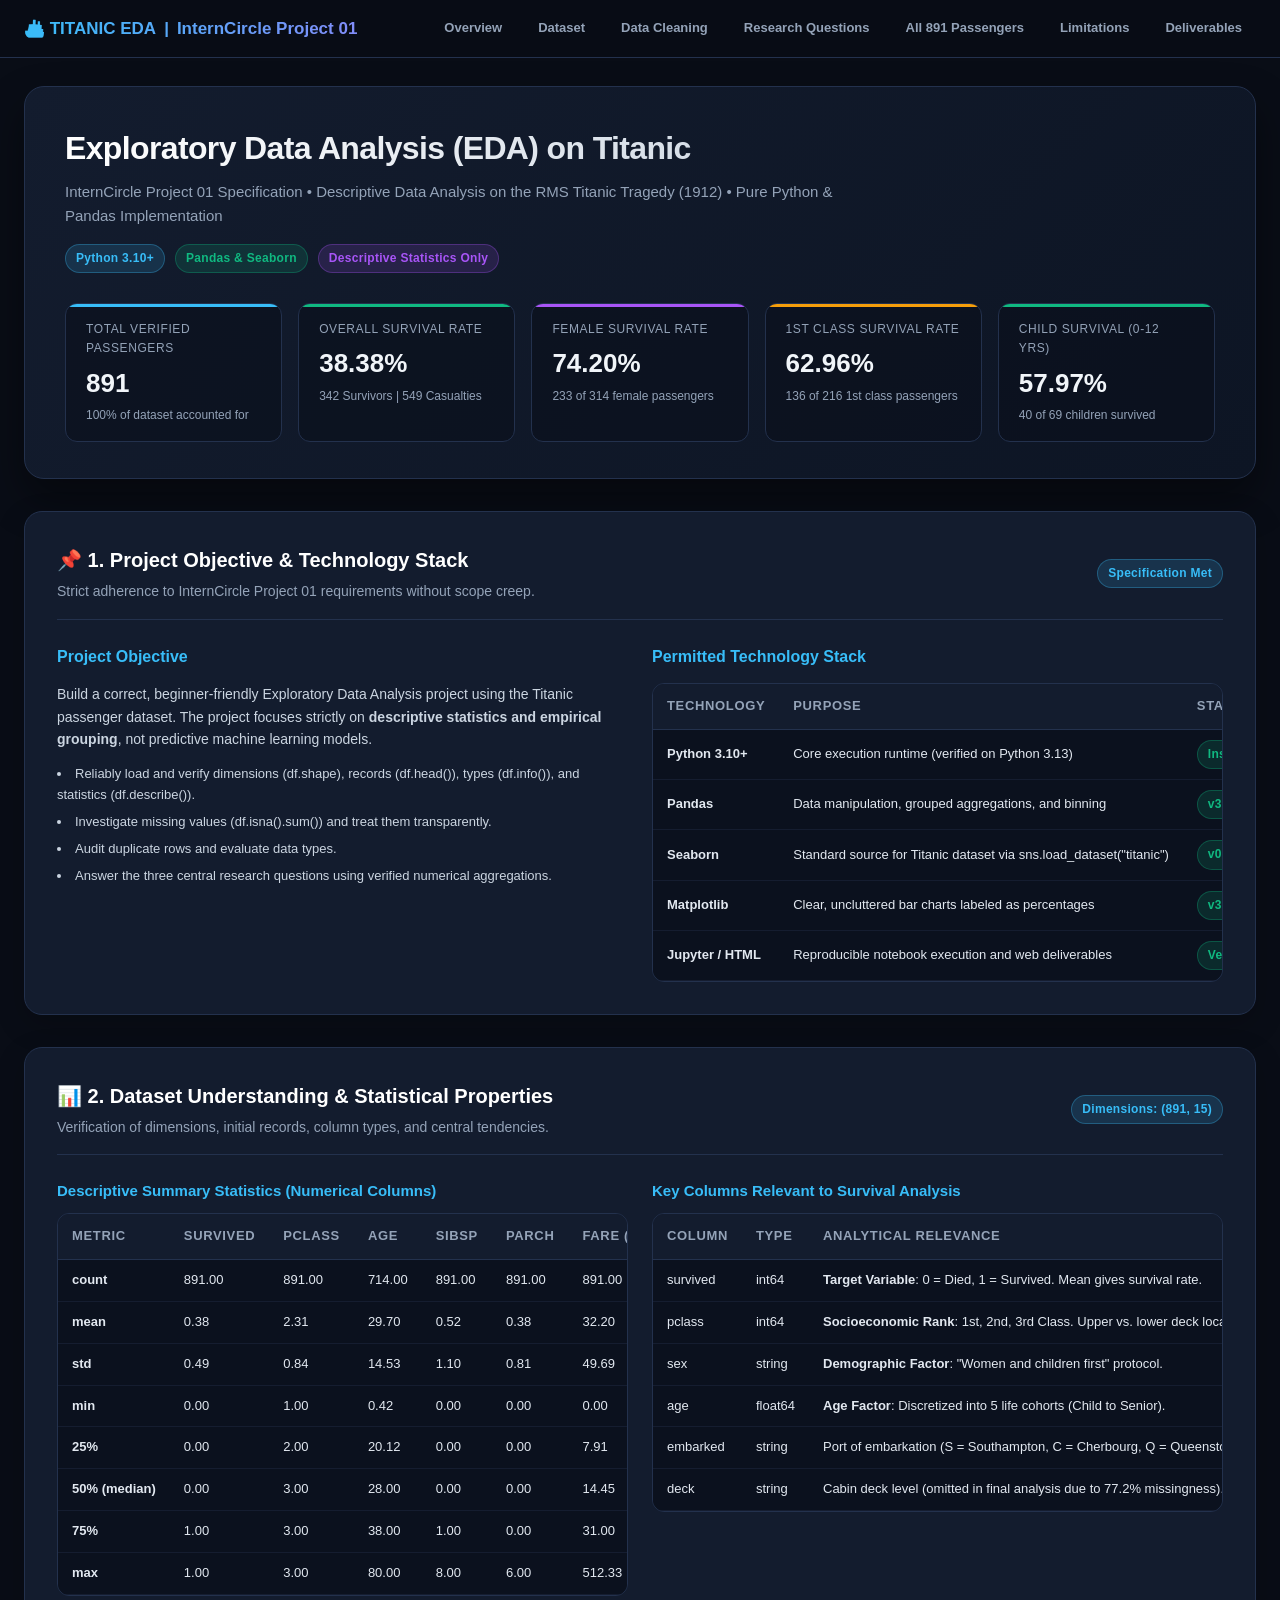
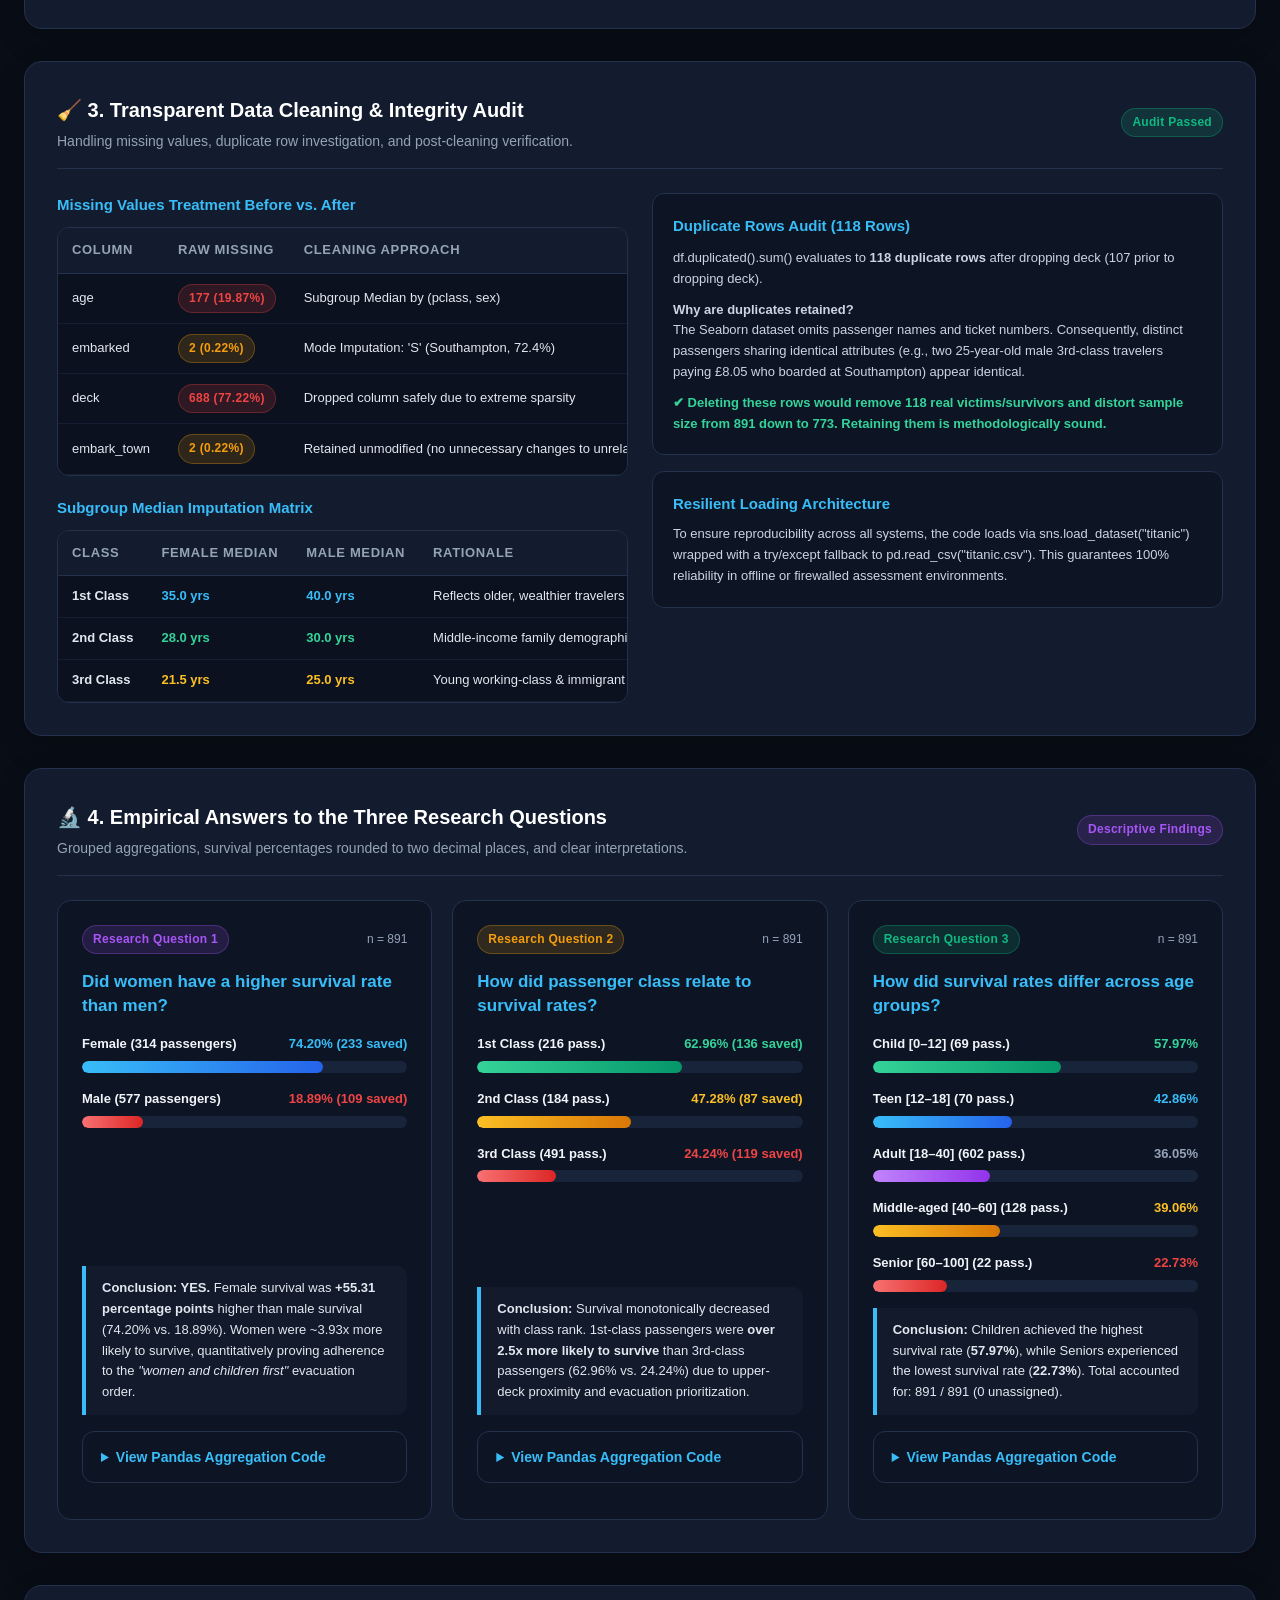
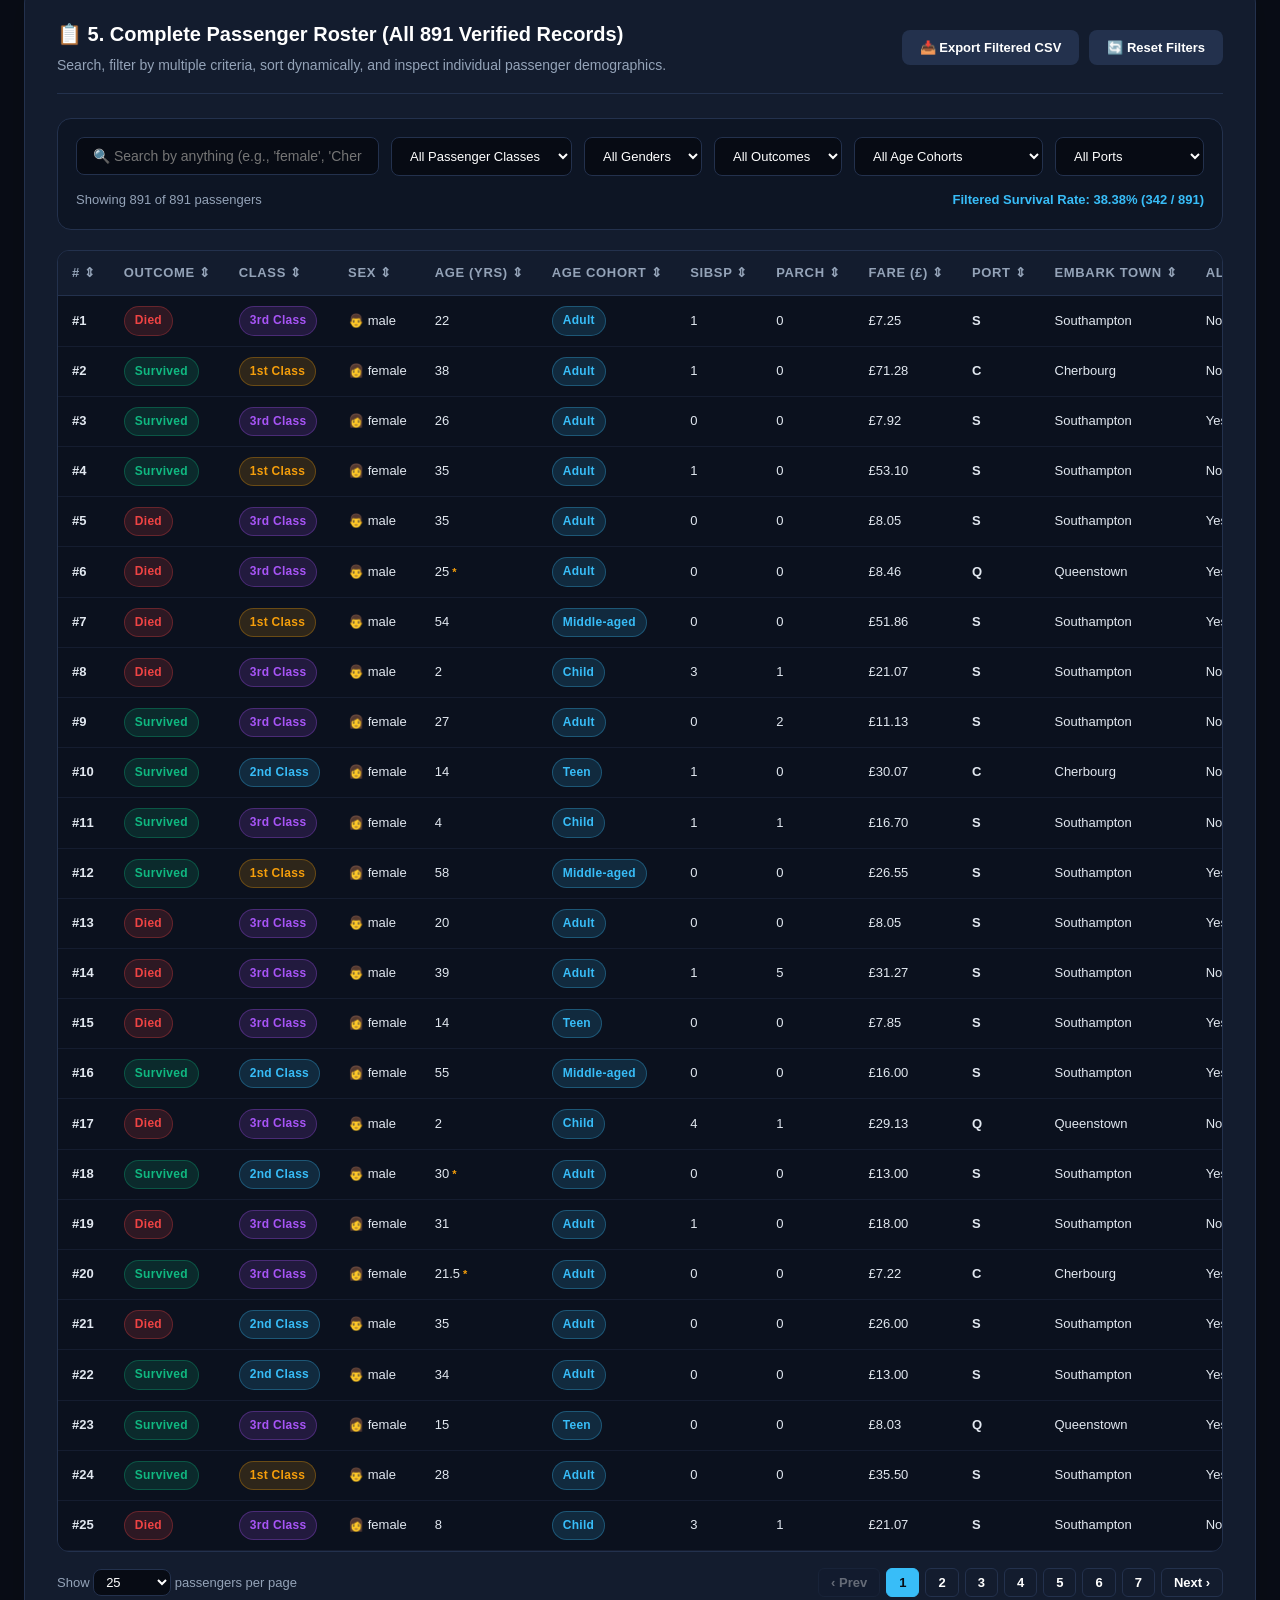
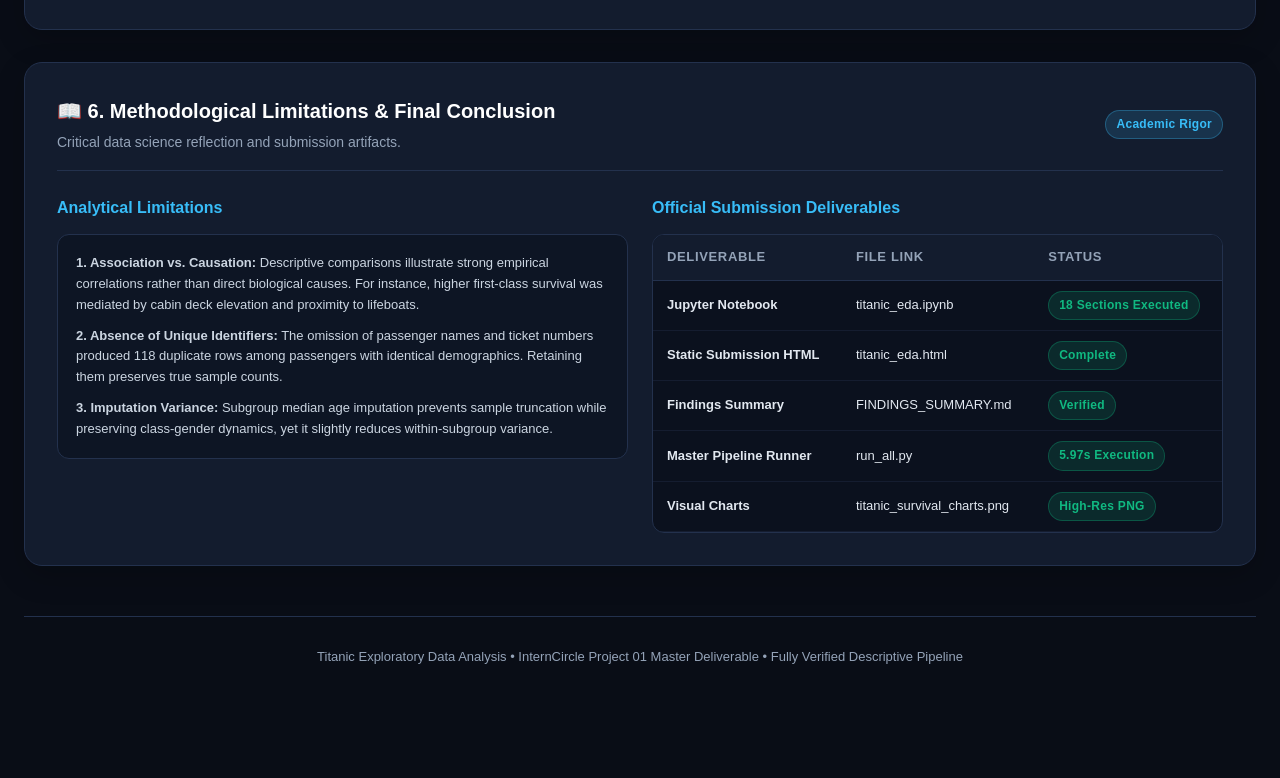
<file: Game/index.html>
<!DOCTYPE html>
<html lang="en">
<head>
  <meta charset="UTF-8">
  <meta name="viewport" content="width=device-width, initial-scale=1.0">
  <title>InternCircle Project 01: Titanic Exploratory Data Analysis (EDA)</title>
  <style>
    :root {
      --bg: #090d16;
      --card-bg: #131c2e;
      --card-border: #23314d;
      --text-main: #f1f5f9;
      --text-muted: #94a3b8;
      --accent-blue: #38bdf8;
      --accent-indigo: #818cf8;
      --accent-glow: rgba(56, 189, 248, 0.15);
      --success: #10b981;
      --danger: #ef4444;
      --warning: #f59e0b;
      --purple: #a855f7;
    }
    * {
      box-sizing: border-box;
      margin: 0;
      padding: 0;
      font-family: -apple-system, BlinkMacSystemFont, "Segoe UI", Roboto, "Helvetica Neue", Arial, sans-serif;
    }
    body {
      background-color: var(--bg);
      color: var(--text-main);
      line-height: 1.6;
      padding-bottom: 80px;
    }
    .container {
      max-width: 1400px;
      margin: 0 auto;
      padding: 0 24px;
    }

    /* Sticky Navigation */
    .sticky-nav {
      position: sticky;
      top: 0;
      z-index: 100;
      background: rgba(9, 13, 22, 0.88);
      backdrop-filter: blur(14px);
      border-bottom: 1px solid var(--card-border);
      padding: 12px 0;
      margin-bottom: 28px;
    }
    .nav-inner {
      display: flex;
      justify-content: space-between;
      align-items: center;
      gap: 16px;
      flex-wrap: wrap;
    }
    .nav-brand {
      font-size: 17px;
      font-weight: 800;
      background: linear-gradient(90deg, #38bdf8, #818cf8);
      -webkit-background-clip: text;
      -webkit-text-fill-color: transparent;
      text-decoration: none;
      display: flex;
      align-items: center;
      gap: 8px;
    }
    .nav-links {
      display: flex;
      gap: 8px;
      flex-wrap: wrap;
    }
    .nav-link {
      color: var(--text-muted);
      text-decoration: none;
      font-size: 13px;
      font-weight: 600;
      padding: 6px 14px;
      border-radius: 8px;
      transition: all 0.2s;
    }
    .nav-link:hover {
      color: var(--text-main);
      background: rgba(255, 255, 255, 0.06);
    }

    /* Badges */
    .badge {
      display: inline-flex;
      align-items: center;
      gap: 4px;
      padding: 4px 10px;
      border-radius: 9999px;
      font-size: 12px;
      font-weight: 600;
      letter-spacing: 0.025em;
    }
    .badge-blue { background: rgba(56, 189, 248, 0.15); color: #38bdf8; border: 1px solid rgba(56, 189, 248, 0.3); }
    .badge-green { background: rgba(16, 185, 129, 0.15); color: #10b981; border: 1px solid rgba(16, 185, 129, 0.3); }
    .badge-red { background: rgba(239, 68, 68, 0.15); color: #ef4444; border: 1px solid rgba(239, 68, 68, 0.3); }
    .badge-amber { background: rgba(245, 158, 11, 0.15); color: #f59e0b; border: 1px solid rgba(245, 158, 11, 0.3); }
    .badge-purple { background: rgba(168, 85, 247, 0.15); color: #a855f7; border: 1px solid rgba(168, 85, 247, 0.3); }

    /* Hero Section */
    .hero {
      background: linear-gradient(135deg, #131c2e 0%, #0d1524 100%);
      border: 1px solid var(--card-border);
      border-radius: 20px;
      padding: 36px 40px;
      margin-bottom: 32px;
      box-shadow: 0 20px 40px rgba(0, 0, 0, 0.4);
      display: flex;
      flex-direction: column;
      gap: 20px;
    }
    .hero-top {
      display: flex;
      justify-content: space-between;
      align-items: flex-start;
      flex-wrap: wrap;
      gap: 16px;
    }
    .hero-title h1 {
      font-size: 32px;
      font-weight: 800;
      letter-spacing: -0.02em;
      background: linear-gradient(90deg, #ffffff, #cbd5e1);
      -webkit-background-clip: text;
      -webkit-text-fill-color: transparent;
      margin-bottom: 6px;
    }
    .hero-title p {
      color: var(--text-muted);
      font-size: 15px;
      max-width: 800px;
    }
    .hero-badges {
      display: flex;
      gap: 10px;
      flex-wrap: wrap;
    }
    .hero-stats {
      display: grid;
      grid-template-columns: repeat(auto-fit, minmax(210px, 1fr));
      gap: 16px;
      margin-top: 10px;
    }
    .hero-stat-card {
      background: rgba(10, 16, 28, 0.6);
      border: 1px solid var(--card-border);
      border-radius: 12px;
      padding: 16px 20px;
      position: relative;
      overflow: hidden;
    }
    .hero-stat-card::before {
      content: "";
      position: absolute;
      top: 0;
      left: 0;
      right: 0;
      height: 3px;
      background: var(--accent-blue);
    }
    .hero-stat-card.green::before { background: var(--success); }
    .hero-stat-card.purple::before { background: var(--purple); }
    .hero-stat-card.amber::before { background: var(--warning); }

    .hero-stat-label {
      font-size: 12px;
      text-transform: uppercase;
      letter-spacing: 0.05em;
      color: var(--text-muted);
      margin-bottom: 4px;
    }
    .hero-stat-val {
      font-size: 26px;
      font-weight: 800;
      color: var(--text-main);
    }
    .hero-stat-sub {
      font-size: 12px;
      color: var(--text-muted);
      margin-top: 2px;
    }

    /* Section Panels */
    .section-panel {
      background: var(--card-bg);
      border: 1px solid var(--card-border);
      border-radius: 18px;
      padding: 32px;
      margin-bottom: 32px;
      box-shadow: 0 10px 30px rgba(0, 0, 0, 0.2);
    }
    .section-header {
      display: flex;
      justify-content: space-between;
      align-items: center;
      margin-bottom: 24px;
      border-bottom: 1px solid var(--card-border);
      padding-bottom: 16px;
      flex-wrap: wrap;
      gap: 12px;
    }
    .section-title {
      font-size: 20px;
      font-weight: 800;
      display: flex;
      align-items: center;
      gap: 12px;
      color: #fff;
    }
    .section-desc {
      color: var(--text-muted);
      font-size: 14px;
      margin-top: 4px;
    }

    /* Layout Grids */
    .grid-2 {
      display: grid;
      grid-template-columns: repeat(auto-fit, minmax(460px, 1fr));
      gap: 24px;
    }
    .grid-3 {
      display: grid;
      grid-template-columns: repeat(auto-fit, minmax(340px, 1fr));
      gap: 20px;
    }

    /* Research Question Card */
    .q-card {
      background: #0d1524;
      border: 1px solid var(--card-border);
      border-radius: 14px;
      padding: 24px;
      display: flex;
      flex-direction: column;
      gap: 16px;
    }
    .q-header {
      display: flex;
      justify-content: space-between;
      align-items: center;
    }
    .q-title {
      font-size: 17px;
      font-weight: 700;
      color: #38bdf8;
      line-height: 1.4;
    }
    .stat-row {
      display: flex;
      flex-direction: column;
      gap: 6px;
    }
    .stat-labels {
      display: flex;
      justify-content: space-between;
      font-size: 13px;
      font-weight: 600;
    }
    .stat-track {
      background: #172439;
      height: 12px;
      border-radius: 6px;
      overflow: hidden;
      display: flex;
    }
    .stat-fill {
      height: 100%;
      border-radius: 6px;
      transition: width 1s ease-in-out;
    }
    .fill-blue { background: linear-gradient(90deg, #38bdf8, #2563eb); }
    .fill-green { background: linear-gradient(90deg, #34d399, #059669); }
    .fill-amber { background: linear-gradient(90deg, #fbbf24, #d97706); }
    .fill-red { background: linear-gradient(90deg, #f87171, #dc2626); }
    .fill-purple { background: linear-gradient(90deg, #c084fc, #9333ea); }

    .q-conclusion {
      background: rgba(19, 28, 46, 0.8);
      border-left: 4px solid var(--accent-blue);
      padding: 12px 16px;
      border-radius: 0 10px 10px 0;
      font-size: 13px;
      color: #e2e8f0;
      margin-top: auto;
    }

    /* Table Styles */
    .table-responsive {
      overflow-x: auto;
      border-radius: 12px;
      border: 1px solid var(--card-border);
      background: #0b111e;
    }
    table {
      width: 100%;
      border-collapse: collapse;
      font-size: 13px;
      text-align: left;
    }
    th {
      background: #131c2e;
      color: #94a3b8;
      padding: 12px 14px;
      font-weight: 700;
      text-transform: uppercase;
      letter-spacing: 0.05em;
      border-bottom: 1px solid var(--card-border);
      user-select: none;
      white-space: nowrap;
    }
    th.sortable:hover {
      color: var(--accent-blue);
      cursor: pointer;
    }
    td {
      padding: 10px 14px;
      color: #e2e8f0;
      border-bottom: 1px solid rgba(35, 49, 77, 0.4);
      white-space: nowrap;
    }
    tr:hover td {
      background: rgba(56, 189, 248, 0.03);
    }

    /* Controls & Filter Bar */
    .filter-box {
      background: #0d1524;
      border: 1px solid var(--card-border);
      border-radius: 14px;
      padding: 18px;
      margin-bottom: 20px;
      display: flex;
      flex-direction: column;
      gap: 14px;
    }
    .filter-row {
      display: flex;
      gap: 12px;
      flex-wrap: wrap;
      align-items: center;
    }
    .search-bar {
      flex: 1;
      min-width: 240px;
      background: #070b14;
      border: 1px solid var(--card-border);
      color: #fff;
      padding: 10px 16px;
      border-radius: 8px;
      font-size: 14px;
      outline: none;
    }
    .search-bar:focus {
      border-color: var(--accent-blue);
      box-shadow: 0 0 0 2px var(--accent-glow);
    }
    .select-ctrl {
      background: #070b14;
      border: 1px solid var(--card-border);
      color: #fff;
      padding: 10px 14px;
      border-radius: 8px;
      font-size: 13px;
      outline: none;
      cursor: pointer;
    }
    .select-ctrl:focus {
      border-color: var(--accent-blue);
    }
    .btn {
      background: var(--accent-blue);
      color: #090d16;
      border: none;
      padding: 10px 18px;
      border-radius: 8px;
      font-size: 13px;
      font-weight: 700;
      cursor: pointer;
      display: inline-flex;
      align-items: center;
      gap: 6px;
      transition: all 0.2s;
    }
    .btn:hover {
      background: #7dd3fc;
      transform: translateY(-1px);
    }
    .btn-dark {
      background: #23314d;
      color: #fff;
    }
    .btn-dark:hover {
      background: #334466;
    }

    /* Pagination */
    .pagination-bar {
      display: flex;
      justify-content: space-between;
      align-items: center;
      margin-top: 16px;
      flex-wrap: wrap;
      gap: 12px;
      font-size: 13px;
      color: var(--text-muted);
    }
    .pagination-pages {
      display: flex;
      gap: 6px;
    }
    .p-btn {
      background: #131c2e;
      border: 1px solid var(--card-border);
      color: #fff;
      padding: 6px 12px;
      border-radius: 6px;
      font-size: 13px;
      cursor: pointer;
      font-weight: 600;
    }
    .p-btn:hover:not(:disabled) {
      background: #23314d;
      border-color: var(--accent-blue);
    }
    .p-btn:disabled {
      opacity: 0.35;
      cursor: not-allowed;
    }
    .p-btn.active {
      background: var(--accent-blue);
      color: #090d16;
      border-color: var(--accent-blue);
    }

    /* Code View Box */
    .code-box {
      background: #080c15;
      border: 1px solid #1a253a;
      border-radius: 10px;
      padding: 16px;
      font-family: Consolas, Monaco, "Courier New", monospace;
      font-size: 13px;
      color: #93c5fd;
      overflow-x: auto;
      line-height: 1.5;
      margin-top: 10px;
    }

    /* Accordion Details */
    details {
      background: #0d1524;
      border: 1px solid var(--card-border);
      border-radius: 12px;
      padding: 14px 18px;
      margin-bottom: 12px;
      cursor: pointer;
    }
    details summary {
      font-weight: 700;
      font-size: 14px;
      color: #38bdf8;
      user-select: none;
    }
    details[open] summary {
      margin-bottom: 12px;
      border-bottom: 1px solid var(--card-border);
      padding-bottom: 8px;
    }

    footer {
      margin-top: 50px;
      padding: 30px;
      text-align: center;
      color: var(--text-muted);
      font-size: 13px;
      border-top: 1px solid var(--card-border);
    }
  </style>
</head>
<body>

  <!-- Sticky Navbar -->
  <nav class="sticky-nav">
    <div class="container nav-inner">
      <a href="#" class="nav-brand">
        🚢 TITANIC EDA <span>|</span> InternCircle Project 01
      </a>
      <div class="nav-links">
        <a href="#overview" class="nav-link">Overview</a>
        <a href="#dataset" class="nav-link">Dataset</a>
        <a href="#cleaning" class="nav-link">Data Cleaning</a>
        <a href="#questions" class="nav-link">Research Questions</a>
        <a href="#roster" class="nav-link">All 891 Passengers</a>
        <a href="#limitations" class="nav-link">Limitations</a>
        <a href="#deliverables" class="nav-link">Deliverables</a>
      </div>
    </div>
  </nav>

  <div class="container">

    <!-- Hero Header -->
    <header class="hero" id="overview">
      <div class="hero-top">
        <div class="hero-title">
          <h1>Exploratory Data Analysis (EDA) on Titanic</h1>
          <p>
            InternCircle Project 01 Specification • Descriptive Data Analysis on the RMS Titanic Tragedy (1912) • Pure Python & Pandas Implementation
          </p>
        </div>
        <div class="hero-badges">
          <span class="badge badge-blue">Python 3.10+</span>
          <span class="badge badge-green">Pandas & Seaborn</span>
          <span class="badge badge-purple">Descriptive Statistics Only</span>
        </div>
      </div>

      <!-- Hero KPI Summary Cards -->
      <div class="hero-stats">
        <div class="hero-stat-card">
          <div class="hero-stat-label">Total Verified Passengers</div>
          <div class="hero-stat-val">891</div>
          <div class="hero-stat-sub">100% of dataset accounted for</div>
        </div>
        <div class="hero-stat-card green">
          <div class="hero-stat-label">Overall Survival Rate</div>
          <div class="hero-stat-val">38.38%</div>
          <div class="hero-stat-sub">342 Survivors | 549 Casualties</div>
        </div>
        <div class="hero-stat-card purple">
          <div class="hero-stat-label">Female Survival Rate</div>
          <div class="hero-stat-val">74.20%</div>
          <div class="hero-stat-sub">233 of 314 female passengers</div>
        </div>
        <div class="hero-stat-card amber">
          <div class="hero-stat-label">1st Class Survival Rate</div>
          <div class="hero-stat-val">62.96%</div>
          <div class="hero-stat-sub">136 of 216 1st class passengers</div>
        </div>
        <div class="hero-stat-card green">
          <div class="hero-stat-label">Child Survival (0-12 yrs)</div>
          <div class="hero-stat-val">57.97%</div>
          <div class="hero-stat-sub">40 of 69 children survived</div>
        </div>
      </div>
    </header>

    <!-- ========================================================= -->
    <!-- SECTION 1: PROJECT OBJECTIVE & TECH STACK                 -->
    <!-- ========================================================= -->
    <section class="section-panel">
      <div class="section-header">
        <div>
          <div class="section-title">📌 1. Project Objective & Technology Stack</div>
          <div class="section-desc">Strict adherence to InternCircle Project 01 requirements without scope creep.</div>
        </div>
        <span class="badge badge-blue">Specification Met</span>
      </div>

      <div class="grid-2">
        <div style="display: flex; flex-direction: column; gap: 14px;">
          <h3 style="font-size: 16px; color: #38bdf8;">Project Objective</h3>
          <p style="font-size: 14px; color: #cbd5e1;">
            Build a correct, beginner-friendly Exploratory Data Analysis project using the Titanic passenger dataset. The project focuses strictly on <strong>descriptive statistics and empirical grouping</strong>, not predictive machine learning models.
          </p>
          <ul style="font-size: 13px; color: #cbd5e1; list-style-position: inside; display: flex; flex-direction: column; gap: 6px;">
            <li>Reliably load and verify dimensions (<code>df.shape</code>), records (<code>df.head()</code>), types (<code>df.info()</code>), and statistics (<code>df.describe()</code>).</li>
            <li>Investigate missing values (<code>df.isna().sum()</code>) and treat them transparently.</li>
            <li>Audit duplicate rows and evaluate data types.</li>
            <li>Answer the three central research questions using verified numerical aggregations.</li>
          </ul>
        </div>

        <div style="display: flex; flex-direction: column; gap: 14px;">
          <h3 style="font-size: 16px; color: #38bdf8;">Permitted Technology Stack</h3>
          <div class="table-responsive">
            <table>
              <thead>
                <tr>
                  <th>Technology</th>
                  <th>Purpose</th>
                  <th>Status</th>
                </tr>
              </thead>
              <tbody>
                <tr>
                  <td><strong>Python 3.10+</strong></td>
                  <td>Core execution runtime (verified on Python 3.13)</td>
                  <td><span class="badge badge-green">Installed</span></td>
                </tr>
                <tr>
                  <td><strong>Pandas</strong></td>
                  <td>Data manipulation, grouped aggregations, and binning</td>
                  <td><span class="badge badge-green">v3.0.3</span></td>
                </tr>
                <tr>
                  <td><strong>Seaborn</strong></td>
                  <td>Standard source for Titanic dataset via <code>sns.load_dataset("titanic")</code></td>
                  <td><span class="badge badge-green">v0.13.2</span></td>
                </tr>
                <tr>
                  <td><strong>Matplotlib</strong></td>
                  <td>Clear, uncluttered bar charts labeled as percentages</td>
                  <td><span class="badge badge-green">v3.11.0</span></td>
                </tr>
                <tr>
                  <td><strong>Jupyter / HTML</strong></td>
                  <td>Reproducible notebook execution and web deliverables</td>
                  <td><span class="badge badge-green">Verified</span></td>
                </tr>
              </tbody>
            </table>
          </div>
        </div>
      </div>
    </section>

    <!-- ========================================================= -->
    <!-- SECTION 2: DATASET INSPECTION & STATISTICAL PROPERTIES    -->
    <!-- ========================================================= -->
    <section class="section-panel" id="dataset">
      <div class="section-header">
        <div>
          <div class="section-title">📊 2. Dataset Understanding & Statistical Properties</div>
          <div class="section-desc">Verification of dimensions, initial records, column types, and central tendencies.</div>
        </div>
        <span class="badge badge-blue">Dimensions: (891, 15)</span>
      </div>

      <div class="grid-2">
        <div>
          <h3 style="font-size: 15px; color: #38bdf8; margin-bottom: 10px;">Descriptive Summary Statistics (Numerical Columns)</h3>
          <div class="table-responsive">
            <table>
              <thead>
                <tr>
                  <th>Metric</th>
                  <th>survived</th>
                  <th>pclass</th>
                  <th>age</th>
                  <th>sibsp</th>
                  <th>parch</th>
                  <th>fare (£)</th>
                </tr>
              </thead>
              <tbody>
                <tr><td><strong>count</strong></td><td>891.00</td><td>891.00</td><td>714.00</td><td>891.00</td><td>891.00</td><td>891.00</td></tr>
                <tr><td><strong>mean</strong></td><td>0.38</td><td>2.31</td><td>29.70</td><td>0.52</td><td>0.38</td><td>32.20</td></tr>
                <tr><td><strong>std</strong></td><td>0.49</td><td>0.84</td><td>14.53</td><td>1.10</td><td>0.81</td><td>49.69</td></tr>
                <tr><td><strong>min</strong></td><td>0.00</td><td>1.00</td><td>0.42</td><td>0.00</td><td>0.00</td><td>0.00</td></tr>
                <tr><td><strong>25%</strong></td><td>0.00</td><td>2.00</td><td>20.12</td><td>0.00</td><td>0.00</td><td>7.91</td></tr>
                <tr><td><strong>50% (median)</strong></td><td>0.00</td><td>3.00</td><td>28.00</td><td>0.00</td><td>0.00</td><td>14.45</td></tr>
                <tr><td><strong>75%</strong></td><td>1.00</td><td>3.00</td><td>38.00</td><td>1.00</td><td>0.00</td><td>31.00</td></tr>
                <tr><td><strong>max</strong></td><td>1.00</td><td>3.00</td><td>80.00</td><td>8.00</td><td>6.00</td><td>512.33</td></tr>
              </tbody>
            </table>
          </div>
        </div>

        <div>
          <h3 style="font-size: 15px; color: #38bdf8; margin-bottom: 10px;">Key Columns Relevant to Survival Analysis</h3>
          <div class="table-responsive">
            <table>
              <thead>
                <tr>
                  <th>Column</th>
                  <th>Type</th>
                  <th>Analytical Relevance</th>
                </tr>
              </thead>
              <tbody>
                <tr><td><code>survived</code></td><td>int64</td><td><strong>Target Variable</strong>: 0 = Died, 1 = Survived. Mean gives survival rate.</td></tr>
                <tr><td><code>pclass</code></td><td>int64</td><td><strong>Socioeconomic Rank</strong>: 1st, 2nd, 3rd Class. Upper vs. lower deck location.</td></tr>
                <tr><td><code>sex</code></td><td>string</td><td><strong>Demographic Factor</strong>: "Women and children first" protocol.</td></tr>
                <tr><td><code>age</code></td><td>float64</td><td><strong>Age Factor</strong>: Discretized into 5 life cohorts (Child to Senior).</td></tr>
                <tr><td><code>embarked</code></td><td>string</td><td>Port of embarkation (S = Southampton, C = Cherbourg, Q = Queenstown).</td></tr>
                <tr><td><code>deck</code></td><td>string</td><td>Cabin deck level (omitted in final analysis due to 77.2% missingness).</td></tr>
              </tbody>
            </table>
          </div>
        </div>
      </div>
    </section>

    <!-- ========================================================= -->
    <!-- SECTION 3: DATA CLEANING & AUDIT                          -->
    <!-- ========================================================= -->
    <section class="section-panel" id="cleaning">
      <div class="section-header">
        <div>
          <div class="section-title">🧹 3. Transparent Data Cleaning & Integrity Audit</div>
          <div class="section-desc">Handling missing values, duplicate row investigation, and post-cleaning verification.</div>
        </div>
        <span class="badge badge-green">Audit Passed</span>
      </div>

      <div class="grid-2">
        <div>
          <h3 style="font-size: 15px; color: #38bdf8; margin-bottom: 10px;">Missing Values Treatment Before vs. After</h3>
          <div class="table-responsive">
            <table>
              <thead>
                <tr>
                  <th>Column</th>
                  <th>Raw Missing</th>
                  <th>Cleaning Approach</th>
                  <th>Remaining</th>
                </tr>
              </thead>
              <tbody>
                <tr>
                  <td><code>age</code></td>
                  <td><span class="badge badge-red">177 (19.87%)</span></td>
                  <td>Subgroup Median by <code>(pclass, sex)</code></td>
                  <td><span class="badge badge-green">0 (0.00%)</span></td>
                </tr>
                <tr>
                  <td><code>embarked</code></td>
                  <td><span class="badge badge-amber">2 (0.22%)</span></td>
                  <td>Mode Imputation: <code>'S'</code> (Southampton, 72.4%)</td>
                  <td><span class="badge badge-green">0 (0.00%)</span></td>
                </tr>
                <tr>
                  <td><code>deck</code></td>
                  <td><span class="badge badge-red">688 (77.22%)</span></td>
                  <td>Dropped column safely due to extreme sparsity</td>
                  <td><span class="badge badge-blue">Dropped</span></td>
                </tr>
                <tr>
                  <td><code>embark_town</code></td>
                  <td><span class="badge badge-amber">2 (0.22%)</span></td>
                  <td>Retained unmodified (no unnecessary changes to unrelated columns)</td>
                  <td>2 (0.22%)</td>
                </tr>
              </tbody>
            </table>
          </div>

          <h3 style="font-size: 15px; color: #38bdf8; margin-top: 20px; margin-bottom: 10px;">Subgroup Median Imputation Matrix</h3>
          <div class="table-responsive">
            <table>
              <thead>
                <tr>
                  <th>Class</th>
                  <th>Female Median</th>
                  <th>Male Median</th>
                  <th>Rationale</th>
                </tr>
              </thead>
              <tbody>
                <tr><td><strong>1st Class</strong></td><td style="color:#38bdf8; font-weight:700;">35.0 yrs</td><td style="color:#38bdf8; font-weight:700;">40.0 yrs</td><td>Reflects older, wealthier travelers</td></tr>
                <tr><td><strong>2nd Class</strong></td><td style="color:#34d399; font-weight:700;">28.0 yrs</td><td style="color:#34d399; font-weight:700;">30.0 yrs</td><td>Middle-income family demographic</td></tr>
                <tr><td><strong>3rd Class</strong></td><td style="color:#fbbf24; font-weight:700;">21.5 yrs</td><td style="color:#fbbf24; font-weight:700;">25.0 yrs</td><td>Young working-class & immigrant cohort</td></tr>
              </tbody>
            </table>
          </div>
        </div>

        <div style="display: flex; flex-direction: column; gap: 16px;">
          <div style="background: #0d1524; border: 1px solid var(--card-border); border-radius: 12px; padding: 20px;">
            <h3 style="font-size: 15px; color: #38bdf8; margin-bottom: 10px;">Duplicate Rows Audit (118 Rows)</h3>
            <p style="font-size: 13px; color: #cbd5e1; margin-bottom: 10px;">
              <code>df.duplicated().sum()</code> evaluates to <strong>118 duplicate rows</strong> after dropping <code>deck</code> (107 prior to dropping deck).
            </p>
            <p style="font-size: 13px; color: #cbd5e1; margin-bottom: 10px;">
              <strong>Why are duplicates retained?</strong><br>
              The Seaborn dataset omits passenger names and ticket numbers. Consequently, distinct passengers sharing identical attributes (e.g., two 25-year-old male 3rd-class travelers paying £8.05 who boarded at Southampton) appear identical.
            </p>
            <p style="font-size: 13px; color: #34d399; font-weight: 600;">
              ✔ Deleting these rows would remove 118 real victims/survivors and distort sample size from 891 down to 773. Retaining them is methodologically sound.
            </p>
          </div>

          <div style="background: #0d1524; border: 1px solid var(--card-border); border-radius: 12px; padding: 20px;">
            <h3 style="font-size: 15px; color: #38bdf8; margin-bottom: 8px;">Resilient Loading Architecture</h3>
            <p style="font-size: 13px; color: #cbd5e1;">
              To ensure reproducibility across all systems, the code loads via <code>sns.load_dataset("titanic")</code> wrapped with a <code>try/except</code> fallback to <code>pd.read_csv("titanic.csv")</code>. This guarantees 100% reliability in offline or firewalled assessment environments.
            </p>
          </div>
        </div>
      </div>
    </section>

    <!-- ========================================================= -->
    <!-- SECTION 4: RESEARCH QUESTIONS & RESULTS                   -->
    <!-- ========================================================= -->
    <section class="section-panel" id="questions">
      <div class="section-header">
        <div>
          <div class="section-title">🔬 4. Empirical Answers to the Three Research Questions</div>
          <div class="section-desc">Grouped aggregations, survival percentages rounded to two decimal places, and clear interpretations.</div>
        </div>
        <span class="badge badge-purple">Descriptive Findings</span>
      </div>

      <div class="grid-3">

        <!-- Research Question 1 -->
        <div class="q-card">
          <div class="q-header">
            <span class="badge badge-purple">Research Question 1</span>
            <span style="font-size: 12px; color: var(--text-muted);">n = 891</span>
          </div>
          <div class="q-title">Did women have a higher survival rate than men?</div>

          <div class="stat-row">
            <div class="stat-labels">
              <span>Female (314 passengers)</span>
              <span style="color: #38bdf8;">74.20% (233 saved)</span>
            </div>
            <div class="stat-track">
              <div class="stat-fill fill-blue" style="width: 74.2%;"></div>
            </div>
          </div>

          <div class="stat-row">
            <div class="stat-labels">
              <span>Male (577 passengers)</span>
              <span style="color: #ef4444;">18.89% (109 saved)</span>
            </div>
            <div class="stat-track">
              <div class="stat-fill fill-red" style="width: 18.89%;"></div>
            </div>
          </div>

          <div class="q-conclusion">
            <strong>Conclusion: YES.</strong> Female survival was <strong>+55.31 percentage points</strong> higher than male survival (74.20% vs. 18.89%). Women were ~3.93x more likely to survive, quantitatively proving adherence to the <em>"women and children first"</em> evacuation order.
          </div>

          <details>
            <summary>View Pandas Aggregation Code</summary>
            <div class="code-box">q1 = df.groupby('sex')['survived'].agg(['count', 'mean'])
q1['survival_rate_%'] = (q1['mean'] * 100).round(2)
print(q1)</div>
          </details>
        </div>

        <!-- Research Question 2 -->
        <div class="q-card">
          <div class="q-header">
            <span class="badge badge-amber">Research Question 2</span>
            <span style="font-size: 12px; color: var(--text-muted);">n = 891</span>
          </div>
          <div class="q-title">How did passenger class relate to survival rates?</div>

          <div class="stat-row">
            <div class="stat-labels">
              <span>1st Class (216 pass.)</span>
              <span style="color: #34d399;">62.96% (136 saved)</span>
            </div>
            <div class="stat-track">
              <div class="stat-fill fill-green" style="width: 62.96%;"></div>
            </div>
          </div>

          <div class="stat-row">
            <div class="stat-labels">
              <span>2nd Class (184 pass.)</span>
              <span style="color: #fbbf24;">47.28% (87 saved)</span>
            </div>
            <div class="stat-track">
              <div class="stat-fill fill-amber" style="width: 47.28%;"></div>
            </div>
          </div>

          <div class="stat-row">
            <div class="stat-labels">
              <span>3rd Class (491 pass.)</span>
              <span style="color: #ef4444;">24.24% (119 saved)</span>
            </div>
            <div class="stat-track">
              <div class="stat-fill fill-red" style="width: 24.24%;"></div>
            </div>
          </div>

          <div class="q-conclusion">
            <strong>Conclusion:</strong> Survival monotonically decreased with class rank. 1st-class passengers were <strong>over 2.5x more likely to survive</strong> than 3rd-class passengers (62.96% vs. 24.24%) due to upper-deck proximity and evacuation prioritization.
          </div>

          <details>
            <summary>View Pandas Aggregation Code</summary>
            <div class="code-box">q2 = df.groupby('pclass')['survived'].agg(['count', 'mean'])
q2['survival_rate_%'] = (q2['mean'] * 100).round(2)
q2 = q2.sort_values(by='pclass')
print(q2)</div>
          </details>
        </div>

        <!-- Research Question 3 -->
        <div class="q-card">
          <div class="q-header">
            <span class="badge badge-green">Research Question 3</span>
            <span style="font-size: 12px; color: var(--text-muted);">n = 891</span>
          </div>
          <div class="q-title">How did survival rates differ across age groups?</div>

          <div class="stat-row">
            <div class="stat-labels">
              <span>Child [0–12] (69 pass.)</span>
              <span style="color: #34d399;">57.97%</span>
            </div>
            <div class="stat-track">
              <div class="stat-fill fill-green" style="width: 57.97%;"></div>
            </div>
          </div>

          <div class="stat-row">
            <div class="stat-labels">
              <span>Teen [12–18] (70 pass.)</span>
              <span style="color: #38bdf8;">42.86%</span>
            </div>
            <div class="stat-track">
              <div class="stat-fill fill-blue" style="width: 42.86%;"></div>
            </div>
          </div>

          <div class="stat-row">
            <div class="stat-labels">
              <span>Adult [18–40] (602 pass.)</span>
              <span style="color: #94a3b8;">36.05%</span>
            </div>
            <div class="stat-track">
              <div class="stat-fill fill-purple" style="width: 36.05%;"></div>
            </div>
          </div>

          <div class="stat-row">
            <div class="stat-labels">
              <span>Middle-aged [40–60] (128 pass.)</span>
              <span style="color: #fbbf24;">39.06%</span>
            </div>
            <div class="stat-track">
              <div class="stat-fill fill-amber" style="width: 39.06%;"></div>
            </div>
          </div>

          <div class="stat-row">
            <div class="stat-labels">
              <span>Senior [60–100] (22 pass.)</span>
              <span style="color: #ef4444;">22.73%</span>
            </div>
            <div class="stat-track">
              <div class="stat-fill fill-red" style="width: 22.73%;"></div>
            </div>
          </div>

          <div class="q-conclusion">
            <strong>Conclusion:</strong> Children achieved the highest survival rate (<strong>57.97%</strong>), while Seniors experienced the lowest survival rate (<strong>22.73%</strong>). Total accounted for: 891 / 891 (0 unassigned).
          </div>

          <details>
            <summary>View Pandas Aggregation Code</summary>
            <div class="code-box">bins = [0, 12, 18, 40, 60, 100]
labels = ['Child', 'Teen', 'Adult', 'Middle-aged', 'Senior']
df['age_group'] = pd.cut(df['age'], bins=bins, labels=labels, right=True, include_lowest=True)
q3 = df.groupby('age_group', observed=False)['survived'].agg(['count', 'mean'])
q3['survival_rate_%'] = (q3['mean'] * 100).round(2)
print(q3)</div>
          </details>
        </div>

      </div>
    </section>

    <!-- ========================================================= -->
    <!-- SECTION 5: COMPLETE INTERACTIVE PASSENGER DATA TABLE     -->
    <!-- ========================================================= -->
    <section class="section-panel" id="roster">
      <div class="section-header">
        <div>
          <div class="section-title">📋 5. Complete Passenger Roster (All 891 Verified Records)</div>
          <div class="section-desc">Search, filter by multiple criteria, sort dynamically, and inspect individual passenger demographics.</div>
        </div>
        <div style="display: flex; gap: 10px; align-items: center;">
          <button class="btn btn-dark" onclick="exportFilteredCSV()">📥 Export Filtered CSV</button>
          <button class="btn btn-dark" onclick="resetFilters()">🔄 Reset Filters</button>
        </div>
      </div>

      <!-- Filter Controls -->
      <div class="filter-box">
        <div class="filter-row">
          <input type="text" id="searchInput" class="search-bar" placeholder="🔍 Search by anything (e.g., 'female', 'Cherbourg', '3rd', 'Child')..." oninput="applyFilters()">
          
          <select id="filterClass" class="select-ctrl" onchange="applyFilters()">
            <option value="ALL">All Passenger Classes</option>
            <option value="1">1st Class</option>
            <option value="2">2nd Class</option>
            <option value="3">3rd Class</option>
          </select>

          <select id="filterSex" class="select-ctrl" onchange="applyFilters()">
            <option value="ALL">All Genders</option>
            <option value="female">Female</option>
            <option value="male">Male</option>
          </select>

          <select id="filterSurvived" class="select-ctrl" onchange="applyFilters()">
            <option value="ALL">All Outcomes</option>
            <option value="1">Survived</option>
            <option value="0">Died</option>
          </select>

          <select id="filterAgeGroup" class="select-ctrl" onchange="applyFilters()">
            <option value="ALL">All Age Cohorts</option>
            <option value="Child">Child (0-12 yrs)</option>
            <option value="Teen">Teen (12-18 yrs)</option>
            <option value="Adult">Adult (18-40 yrs)</option>
            <option value="Middle-aged">Middle-aged (40-60 yrs)</option>
            <option value="Senior">Senior (60-100 yrs)</option>
          </select>

          <select id="filterEmbarked" class="select-ctrl" onchange="applyFilters()">
            <option value="ALL">All Ports</option>
            <option value="S">Southampton (S)</option>
            <option value="C">Cherbourg (C)</option>
            <option value="Q">Queenstown (Q)</option>
          </select>
        </div>

        <div style="display: flex; justify-content: space-between; align-items: center; font-size: 13px; color: var(--text-muted); flex-wrap: wrap; gap: 8px;">
          <div id="filterCountDisplay">Showing 891 of 891 passengers</div>
          <div id="filterSurvivalDisplay" style="font-weight: 700; color: #38bdf8;">Filtered Survival Rate: 38.38% (342 / 891)</div>
        </div>
      </div>

      <!-- Data Table -->
      <div class="table-responsive">
        <table>
          <thead>
            <tr>
              <th class="sortable" onclick="sortTable('id')"># ⇕</th>
              <th class="sortable" onclick="sortTable('survived')">Outcome ⇕</th>
              <th class="sortable" onclick="sortTable('pclass')">Class ⇕</th>
              <th class="sortable" onclick="sortTable('sex')">Sex ⇕</th>
              <th class="sortable" onclick="sortTable('age')">Age (Yrs) ⇕</th>
              <th class="sortable" onclick="sortTable('age_group')">Age Cohort ⇕</th>
              <th class="sortable" onclick="sortTable('sibsp')">SibSp ⇕</th>
              <th class="sortable" onclick="sortTable('parch')">Parch ⇕</th>
              <th class="sortable" onclick="sortTable('fare')">Fare (£) ⇕</th>
              <th class="sortable" onclick="sortTable('embarked')">Port ⇕</th>
              <th class="sortable" onclick="sortTable('embark_town')">Embark Town ⇕</th>
              <th class="sortable" onclick="sortTable('alone')">Alone ⇕</th>
            </tr>
          </thead>
          <tbody id="passengerTableBody">
            <!-- Populated dynamically via JS -->
          </tbody>
        </table>
      </div>

      <!-- Pagination Controls -->
      <div class="pagination-bar">
        <div>
          Show 
          <select id="rowsPerPageSelect" class="select-ctrl" style="padding: 4px 8px;" onchange="changeRowsPerPage(this.value)">
            <option value="15">15</option>
            <option value="25" selected>25</option>
            <option value="50">50</option>
            <option value="100">100</option>
            <option value="891">All 891</option>
          </select>
          passengers per page
        </div>
        <div class="pagination-pages" id="paginationButtons">
          <!-- Populated dynamically -->
        </div>
      </div>
    </section>

    <!-- ========================================================= -->
    <!-- SECTION 6: LIMITATIONS & DELIVERABLES                     -->
    <!-- ========================================================= -->
    <section class="section-panel" id="limitations">
      <div class="section-header">
        <div>
          <div class="section-title">📖 6. Methodological Limitations & Final Conclusion</div>
          <div class="section-desc">Critical data science reflection and submission artifacts.</div>
        </div>
        <span class="badge badge-blue">Academic Rigor</span>
      </div>

      <div class="grid-2">
        <div style="display: flex; flex-direction: column; gap: 14px;">
          <h3 style="font-size: 16px; color: #38bdf8;">Analytical Limitations</h3>
          <div style="background: #0d1524; border: 1px solid var(--card-border); border-radius: 12px; padding: 18px; font-size: 13px; color: #cbd5e1;">
            <p style="margin-bottom: 10px;">
              <strong>1. Association vs. Causation:</strong> Descriptive comparisons illustrate strong empirical correlations rather than direct biological causes. For instance, higher first-class survival was mediated by cabin deck elevation and proximity to lifeboats.
            </p>
            <p style="margin-bottom: 10px;">
              <strong>2. Absence of Unique Identifiers:</strong> The omission of passenger names and ticket numbers produced 118 duplicate rows among passengers with identical demographics. Retaining them preserves true sample counts.
            </p>
            <p>
              <strong>3. Imputation Variance:</strong> Subgroup median age imputation prevents sample truncation while preserving class-gender dynamics, yet it slightly reduces within-subgroup variance.
            </p>
          </div>
        </div>

        <div style="display: flex; flex-direction: column; gap: 14px;" id="deliverables">
          <h3 style="font-size: 16px; color: #38bdf8;">Official Submission Deliverables</h3>
          <div class="table-responsive">
            <table>
              <thead>
                <tr>
                  <th>Deliverable</th>
                  <th>File Link</th>
                  <th>Status</th>
                </tr>
              </thead>
              <tbody>
                <tr>
                  <td><strong>Jupyter Notebook</strong></td>
                  <td><code>titanic_eda.ipynb</code></td>
                  <td><span class="badge badge-green">18 Sections Executed</span></td>
                </tr>
                <tr>
                  <td><strong>Static Submission HTML</strong></td>
                  <td><code>titanic_eda.html</code></td>
                  <td><span class="badge badge-green">Complete</span></td>
                </tr>
                <tr>
                  <td><strong>Findings Summary</strong></td>
                  <td><code>FINDINGS_SUMMARY.md</code></td>
                  <td><span class="badge badge-green">Verified</span></td>
                </tr>
                <tr>
                  <td><strong>Master Pipeline Runner</strong></td>
                  <td><code>run_all.py</code></td>
                  <td><span class="badge badge-green">5.97s Execution</span></td>
                </tr>
                <tr>
                  <td><strong>Visual Charts</strong></td>
                  <td><code>titanic_survival_charts.png</code></td>
                  <td><span class="badge badge-green">High-Res PNG</span></td>
                </tr>
              </tbody>
            </table>
          </div>
        </div>
      </div>
    </section>

    <!-- Footer -->
    <footer>
      Titanic Exploratory Data Analysis • InternCircle Project 01 Master Deliverable • Fully Verified Descriptive Pipeline
    </footer>

  </div>

  <!-- Embedded Client-Side Engine -->
  <script>
    const allPassengers = [{"survived": 0, "pclass": 3, "sex": "male", "age": 22.0, "sibsp": 1, "parch": 0, "fare": 7.25, "embarked": "S", "class": "Third", "who": "man", "adult_male": true, "deck": NaN, "embark_town": "Southampton", "alive": "no", "alone": false, "raw_age": 22.0, "age_imputed": false, "age_group": "Adult", "id": 1}, {"survived": 1, "pclass": 1, "sex": "female", "age": 38.0, "sibsp": 1, "parch": 0, "fare": 71.2833, "embarked": "C", "class": "First", "who": "woman", "adult_male": false, "deck": "C", "embark_town": "Cherbourg", "alive": "yes", "alone": false, "raw_age": 38.0, "age_imputed": false, "age_group": "Adult", "id": 2}, {"survived": 1, "pclass": 3, "sex": "female", "age": 26.0, "sibsp": 0, "parch": 0, "fare": 7.925, "embarked": "S", "class": "Third", "who": "woman", "adult_male": false, "deck": NaN, "embark_town": "Southampton", "alive": "yes", "alone": true, "raw_age": 26.0, "age_imputed": false, "age_group": "Adult", "id": 3}, {"survived": 1, "pclass": 1, "sex": "female", "age": 35.0, "sibsp": 1, "parch": 0, "fare": 53.1, "embarked": "S", "class": "First", "who": "woman", "adult_male": false, "deck": "C", "embark_town": "Southampton", "alive": "yes", "alone": false, "raw_age": 35.0, "age_imputed": false, "age_group": "Adult", "id": 4}, {"survived": 0, "pclass": 3, "sex": "male", "age": 35.0, "sibsp": 0, "parch": 0, "fare": 8.05, "embarked": "S", "class": "Third", "who": "man", "adult_male": true, "deck": NaN, "embark_town": "Southampton", "alive": "no", "alone": true, "raw_age": 35.0, "age_imputed": false, "age_group": "Adult", "id": 5}, {"survived": 0, "pclass": 3, "sex": "male", "age": 25.0, "sibsp": 0, "parch": 0, "fare": 8.4583, "embarked": "Q", "class": "Third", "who": "man", "adult_male": true, "deck": NaN, "embark_town": "Queenstown", "alive": "no", "alone": true, "raw_age": NaN, "age_imputed": true, "age_group": "Adult", "id": 6}, {"survived": 0, "pclass": 1, "sex": "male", "age": 54.0, "sibsp": 0, "parch": 0, "fare": 51.8625, "embarked": "S", "class": "First", "who": "man", "adult_male": true, "deck": "E", "embark_town": "Southampton", "alive": "no", "alone": true, "raw_age": 54.0, "age_imputed": false, "age_group": "Middle-aged", "id": 7}, {"survived": 0, "pclass": 3, "sex": "male", "age": 2.0, "sibsp": 3, "parch": 1, "fare": 21.075, "embarked": "S", "class": "Third", "who": "child", "adult_male": false, "deck": NaN, "embark_town": "Southampton", "alive": "no", "alone": false, "raw_age": 2.0, "age_imputed": false, "age_group": "Child", "id": 8}, {"survived": 1, "pclass": 3, "sex": "female", "age": 27.0, "sibsp": 0, "parch": 2, "fare": 11.1333, "embarked": "S", "class": "Third", "who": "woman", "adult_male": false, "deck": NaN, "embark_town": "Southampton", "alive": "yes", "alone": false, "raw_age": 27.0, "age_imputed": false, "age_group": "Adult", "id": 9}, {"survived": 1, "pclass": 2, "sex": "female", "age": 14.0, "sibsp": 1, "parch": 0, "fare": 30.0708, "embarked": "C", "class": "Second", "who": "child", "adult_male": false, "deck": NaN, "embark_town": "Cherbourg", "alive": "yes", "alone": false, "raw_age": 14.0, "age_imputed": false, "age_group": "Teen", "id": 10}, {"survived": 1, "pclass": 3, "sex": "female", "age": 4.0, "sibsp": 1, "parch": 1, "fare": 16.7, "embarked": "S", "class": "Third", "who": "child", "adult_male": false, "deck": "G", "embark_town": "Southampton", "alive": "yes", "alone": false, "raw_age": 4.0, "age_imputed": false, "age_group": "Child", "id": 11}, {"survived": 1, "pclass": 1, "sex": "female", "age": 58.0, "sibsp": 0, "parch": 0, "fare": 26.55, "embarked": "S", "class": "First", "who": "woman", "adult_male": false, "deck": "C", "embark_town": "Southampton", "alive": "yes", "alone": true, "raw_age": 58.0, "age_imputed": false, "age_group": "Middle-aged", "id": 12}, {"survived": 0, "pclass": 3, "sex": "male", "age": 20.0, "sibsp": 0, "parch": 0, "fare": 8.05, "embarked": "S", "class": "Third", "who": "man", "adult_male": true, "deck": NaN, "embark_town": "Southampton", "alive": "no", "alone": true, "raw_age": 20.0, "age_imputed": false, "age_group": "Adult", "id": 13}, {"survived": 0, "pclass": 3, "sex": "male", "age": 39.0, "sibsp": 1, "parch": 5, "fare": 31.275, "embarked": "S", "class": "Third", "who": "man", "adult_male": true, "deck": NaN, "embark_town": "Southampton", "alive": "no", "alone": false, "raw_age": 39.0, "age_imputed": false, "age_group": "Adult", "id": 14}, {"survived": 0, "pclass": 3, "sex": "female", "age": 14.0, "sibsp": 0, "parch": 0, "fare": 7.8542, "embarked": "S", "class": "Third", "who": "child", "adult_male": false, "deck": NaN, "embark_town": "Southampton", "alive": "no", "alone": true, "raw_age": 14.0, "age_imputed": false, "age_group": "Teen", "id": 15}, {"survived": 1, "pclass": 2, "sex": "female", "age": 55.0, "sibsp": 0, "parch": 0, "fare": 16.0, "embarked": "S", "class": "Second", "who": "woman", "adult_male": false, "deck": NaN, "embark_town": "Southampton", "alive": "yes", "alone": true, "raw_age": 55.0, "age_imputed": false, "age_group": "Middle-aged", "id": 16}, {"survived": 0, "pclass": 3, "sex": "male", "age": 2.0, "sibsp": 4, "parch": 1, "fare": 29.125, "embarked": "Q", "class": "Third", "who": "child", "adult_male": false, "deck": NaN, "embark_town": "Queenstown", "alive": "no", "alone": false, "raw_age": 2.0, "age_imputed": false, "age_group": "Child", "id": 17}, {"survived": 1, "pclass": 2, "sex": "male", "age": 30.0, "sibsp": 0, "parch": 0, "fare": 13.0, "embarked": "S", "class": "Second", "who": "man", "adult_male": true, "deck": NaN, "embark_town": "Southampton", "alive": "yes", "alone": true, "raw_age": NaN, "age_imputed": true, "age_group": "Adult", "id": 18}, {"survived": 0, "pclass": 3, "sex": "female", "age": 31.0, "sibsp": 1, "parch": 0, "fare": 18.0, "embarked": "S", "class": "Third", "who": "woman", "adult_male": false, "deck": NaN, "embark_town": "Southampton", "alive": "no", "alone": false, "raw_age": 31.0, "age_imputed": false, "age_group": "Adult", "id": 19}, {"survived": 1, "pclass": 3, "sex": "female", "age": 21.5, "sibsp": 0, "parch": 0, "fare": 7.225, "embarked": "C", "class": "Third", "who": "woman", "adult_male": false, "deck": NaN, "embark_town": "Cherbourg", "alive": "yes", "alone": true, "raw_age": NaN, "age_imputed": true, "age_group": "Adult", "id": 20}, {"survived": 0, "pclass": 2, "sex": "male", "age": 35.0, "sibsp": 0, "parch": 0, "fare": 26.0, "embarked": "S", "class": "Second", "who": "man", "adult_male": true, "deck": NaN, "embark_town": "Southampton", "alive": "no", "alone": true, "raw_age": 35.0, "age_imputed": false, "age_group": "Adult", "id": 21}, {"survived": 1, "pclass": 2, "sex": "male", "age": 34.0, "sibsp": 0, "parch": 0, "fare": 13.0, "embarked": "S", "class": "Second", "who": "man", "adult_male": true, "deck": "D", "embark_town": "Southampton", "alive": "yes", "alone": true, "raw_age": 34.0, "age_imputed": false, "age_group": "Adult", "id": 22}, {"survived": 1, "pclass": 3, "sex": "female", "age": 15.0, "sibsp": 0, "parch": 0, "fare": 8.0292, "embarked": "Q", "class": "Third", "who": "child", "adult_male": false, "deck": NaN, "embark_town": "Queenstown", "alive": "yes", "alone": true, "raw_age": 15.0, "age_imputed": false, "age_group": "Teen", "id": 23}, {"survived": 1, "pclass": 1, "sex": "male", "age": 28.0, "sibsp": 0, "parch": 0, "fare": 35.5, "embarked": "S", "class": "First", "who": "man", "adult_male": true, "deck": "A", "embark_town": "Southampton", "alive": "yes", "alone": true, "raw_age": 28.0, "age_imputed": false, "age_group": "Adult", "id": 24}, {"survived": 0, "pclass": 3, "sex": "female", "age": 8.0, "sibsp": 3, "parch": 1, "fare": 21.075, "embarked": "S", "class": "Third", "who": "child", "adult_male": false, "deck": NaN, "embark_town": "Southampton", "alive": "no", "alone": false, "raw_age": 8.0, "age_imputed": false, "age_group": "Child", "id": 25}, {"survived": 1, "pclass": 3, "sex": "female", "age": 38.0, "sibsp": 1, "parch": 5, "fare": 31.3875, "embarked": "S", "class": "Third", "who": "woman", "adult_male": false, "deck": NaN, "embark_town": "Southampton", "alive": "yes", "alone": false, "raw_age": 38.0, "age_imputed": false, "age_group": "Adult", "id": 26}, {"survived": 0, "pclass": 3, "sex": "male", "age": 25.0, "sibsp": 0, "parch": 0, "fare": 7.225, "embarked": "C", "class": "Third", "who": "man", "adult_male": true, "deck": NaN, "embark_town": "Cherbourg", "alive": "no", "alone": true, "raw_age": NaN, "age_imputed": true, "age_group": "Adult", "id": 27}, {"survived": 0, "pclass": 1, "sex": "male", "age": 19.0, "sibsp": 3, "parch": 2, "fare": 263.0, "embarked": "S", "class": "First", "who": "man", "adult_male": true, "deck": "C", "embark_town": "Southampton", "alive": "no", "alone": false, "raw_age": 19.0, "age_imputed": false, "age_group": "Adult", "id": 28}, {"survived": 1, "pclass": 3, "sex": "female", "age": 21.5, "sibsp": 0, "parch": 0, "fare": 7.8792, "embarked": "Q", "class": "Third", "who": "woman", "adult_male": false, "deck": NaN, "embark_town": "Queenstown", "alive": "yes", "alone": true, "raw_age": NaN, "age_imputed": true, "age_group": "Adult", "id": 29}, {"survived": 0, "pclass": 3, "sex": "male", "age": 25.0, "sibsp": 0, "parch": 0, "fare": 7.8958, "embarked": "S", "class": "Third", "who": "man", "adult_male": true, "deck": NaN, "embark_town": "Southampton", "alive": "no", "alone": true, "raw_age": NaN, "age_imputed": true, "age_group": "Adult", "id": 30}, {"survived": 0, "pclass": 1, "sex": "male", "age": 40.0, "sibsp": 0, "parch": 0, "fare": 27.7208, "embarked": "C", "class": "First", "who": "man", "adult_male": true, "deck": NaN, "embark_town": "Cherbourg", "alive": "no", "alone": true, "raw_age": 40.0, "age_imputed": false, "age_group": "Adult", "id": 31}, {"survived": 1, "pclass": 1, "sex": "female", "age": 35.0, "sibsp": 1, "parch": 0, "fare": 146.5208, "embarked": "C", "class": "First", "who": "woman", "adult_male": false, "deck": "B", "embark_town": "Cherbourg", "alive": "yes", "alone": false, "raw_age": NaN, "age_imputed": true, "age_group": "Adult", "id": 32}, {"survived": 1, "pclass": 3, "sex": "female", "age": 21.5, "sibsp": 0, "parch": 0, "fare": 7.75, "embarked": "Q", "class": "Third", "who": "woman", "adult_male": false, "deck": NaN, "embark_town": "Queenstown", "alive": "yes", "alone": true, "raw_age": NaN, "age_imputed": true, "age_group": "Adult", "id": 33}, {"survived": 0, "pclass": 2, "sex": "male", "age": 66.0, "sibsp": 0, "parch": 0, "fare": 10.5, "embarked": "S", "class": "Second", "who": "man", "adult_male": true, "deck": NaN, "embark_town": "Southampton", "alive": "no", "alone": true, "raw_age": 66.0, "age_imputed": false, "age_group": "Senior", "id": 34}, {"survived": 0, "pclass": 1, "sex": "male", "age": 28.0, "sibsp": 1, "parch": 0, "fare": 82.1708, "embarked": "C", "class": "First", "who": "man", "adult_male": true, "deck": NaN, "embark_town": "Cherbourg", "alive": "no", "alone": false, "raw_age": 28.0, "age_imputed": false, "age_group": "Adult", "id": 35}, {"survived": 0, "pclass": 1, "sex": "male", "age": 42.0, "sibsp": 1, "parch": 0, "fare": 52.0, "embarked": "S", "class": "First", "who": "man", "adult_male": true, "deck": NaN, "embark_town": "Southampton", "alive": "no", "alone": false, "raw_age": 42.0, "age_imputed": false, "age_group": "Middle-aged", "id": 36}, {"survived": 1, "pclass": 3, "sex": "male", "age": 25.0, "sibsp": 0, "parch": 0, "fare": 7.2292, "embarked": "C", "class": "Third", "who": "man", "adult_male": true, "deck": NaN, "embark_town": "Cherbourg", "alive": "yes", "alone": true, "raw_age": NaN, "age_imputed": true, "age_group": "Adult", "id": 37}, {"survived": 0, "pclass": 3, "sex": "male", "age": 21.0, "sibsp": 0, "parch": 0, "fare": 8.05, "embarked": "S", "class": "Third", "who": "man", "adult_male": true, "deck": NaN, "embark_town": "Southampton", "alive": "no", "alone": true, "raw_age": 21.0, "age_imputed": false, "age_group": "Adult", "id": 38}, {"survived": 0, "pclass": 3, "sex": "female", "age": 18.0, "sibsp": 2, "parch": 0, "fare": 18.0, "embarked": "S", "class": "Third", "who": "woman", "adult_male": false, "deck": NaN, "embark_town": "Southampton", "alive": "no", "alone": false, "raw_age": 18.0, "age_imputed": false, "age_group": "Teen", "id": 39}, {"survived": 1, "pclass": 3, "sex": "female", "age": 14.0, "sibsp": 1, "parch": 0, "fare": 11.2417, "embarked": "C", "class": "Third", "who": "child", "adult_male": false, "deck": NaN, "embark_town": "Cherbourg", "alive": "yes", "alone": false, "raw_age": 14.0, "age_imputed": false, "age_group": "Teen", "id": 40}, {"survived": 0, "pclass": 3, "sex": "female", "age": 40.0, "sibsp": 1, "parch": 0, "fare": 9.475, "embarked": "S", "class": "Third", "who": "woman", "adult_male": false, "deck": NaN, "embark_town": "Southampton", "alive": "no", "alone": false, "raw_age": 40.0, "age_imputed": false, "age_group": "Adult", "id": 41}, {"survived": 0, "pclass": 2, "sex": "female", "age": 27.0, "sibsp": 1, "parch": 0, "fare": 21.0, "embarked": "S", "class": "Second", "who": "woman", "adult_male": false, "deck": NaN, "embark_town": "Southampton", "alive": "no", "alone": false, "raw_age": 27.0, "age_imputed": false, "age_group": "Adult", "id": 42}, {"survived": 0, "pclass": 3, "sex": "male", "age": 25.0, "sibsp": 0, "parch": 0, "fare": 7.8958, "embarked": "C", "class": "Third", "who": "man", "adult_male": true, "deck": NaN, "embark_town": "Cherbourg", "alive": "no", "alone": true, "raw_age": NaN, "age_imputed": true, "age_group": "Adult", "id": 43}, {"survived": 1, "pclass": 2, "sex": "female", "age": 3.0, "sibsp": 1, "parch": 2, "fare": 41.5792, "embarked": "C", "class": "Second", "who": "child", "adult_male": false, "deck": NaN, "embark_town": "Cherbourg", "alive": "yes", "alone": false, "raw_age": 3.0, "age_imputed": false, "age_group": "Child", "id": 44}, {"survived": 1, "pclass": 3, "sex": "female", "age": 19.0, "sibsp": 0, "parch": 0, "fare": 7.8792, "embarked": "Q", "class": "Third", "who": "woman", "adult_male": false, "deck": NaN, "embark_town": "Queenstown", "alive": "yes", "alone": true, "raw_age": 19.0, "age_imputed": false, "age_group": "Adult", "id": 45}, {"survived": 0, "pclass": 3, "sex": "male", "age": 25.0, "sibsp": 0, "parch": 0, "fare": 8.05, "embarked": "S", "class": "Third", "who": "man", "adult_male": true, "deck": NaN, "embark_town": "Southampton", "alive": "no", "alone": true, "raw_age": NaN, "age_imputed": true, "age_group": "Adult", "id": 46}, {"survived": 0, "pclass": 3, "sex": "male", "age": 25.0, "sibsp": 1, "parch": 0, "fare": 15.5, "embarked": "Q", "class": "Third", "who": "man", "adult_male": true, "deck": NaN, "embark_town": "Queenstown", "alive": "no", "alone": false, "raw_age": NaN, "age_imputed": true, "age_group": "Adult", "id": 47}, {"survived": 1, "pclass": 3, "sex": "female", "age": 21.5, "sibsp": 0, "parch": 0, "fare": 7.75, "embarked": "Q", "class": "Third", "who": "woman", "adult_male": false, "deck": NaN, "embark_town": "Queenstown", "alive": "yes", "alone": true, "raw_age": NaN, "age_imputed": true, "age_group": "Adult", "id": 48}, {"survived": 0, "pclass": 3, "sex": "male", "age": 25.0, "sibsp": 2, "parch": 0, "fare": 21.6792, "embarked": "C", "class": "Third", "who": "man", "adult_male": true, "deck": NaN, "embark_town": "Cherbourg", "alive": "no", "alone": false, "raw_age": NaN, "age_imputed": true, "age_group": "Adult", "id": 49}, {"survived": 0, "pclass": 3, "sex": "female", "age": 18.0, "sibsp": 1, "parch": 0, "fare": 17.8, "embarked": "S", "class": "Third", "who": "woman", "adult_male": false, "deck": NaN, "embark_town": "Southampton", "alive": "no", "alone": false, "raw_age": 18.0, "age_imputed": false, "age_group": "Teen", "id": 50}, {"survived": 0, "pclass": 3, "sex": "male", "age": 7.0, "sibsp": 4, "parch": 1, "fare": 39.6875, "embarked": "S", "class": "Third", "who": "child", "adult_male": false, "deck": NaN, "embark_town": "Southampton", "alive": "no", "alone": false, "raw_age": 7.0, "age_imputed": false, "age_group": "Child", "id": 51}, {"survived": 0, "pclass": 3, "sex": "male", "age": 21.0, "sibsp": 0, "parch": 0, "fare": 7.8, "embarked": "S", "class": "Third", "who": "man", "adult_male": true, "deck": NaN, "embark_town": "Southampton", "alive": "no", "alone": true, "raw_age": 21.0, "age_imputed": false, "age_group": "Adult", "id": 52}, {"survived": 1, "pclass": 1, "sex": "female", "age": 49.0, "sibsp": 1, "parch": 0, "fare": 76.7292, "embarked": "C", "class": "First", "who": "woman", "adult_male": false, "deck": "D", "embark_town": "Cherbourg", "alive": "yes", "alone": false, "raw_age": 49.0, "age_imputed": false, "age_group": "Middle-aged", "id": 53}, {"survived": 1, "pclass": 2, "sex": "female", "age": 29.0, "sibsp": 1, "parch": 0, "fare": 26.0, "embarked": "S", "class": "Second", "who": "woman", "adult_male": false, "deck": NaN, "embark_town": "Southampton", "alive": "yes", "alone": false, "raw_age": 29.0, "age_imputed": false, "age_group": "Adult", "id": 54}, {"survived": 0, "pclass": 1, "sex": "male", "age": 65.0, "sibsp": 0, "parch": 1, "fare": 61.9792, "embarked": "C", "class": "First", "who": "man", "adult_male": true, "deck": "B", "embark_town": "Cherbourg", "alive": "no", "alone": false, "raw_age": 65.0, "age_imputed": false, "age_group": "Senior", "id": 55}, {"survived": 1, "pclass": 1, "sex": "male", "age": 40.0, "sibsp": 0, "parch": 0, "fare": 35.5, "embarked": "S", "class": "First", "who": "man", "adult_male": true, "deck": "C", "embark_town": "Southampton", "alive": "yes", "alone": true, "raw_age": NaN, "age_imputed": true, "age_group": "Adult", "id": 56}, {"survived": 1, "pclass": 2, "sex": "female", "age": 21.0, "sibsp": 0, "parch": 0, "fare": 10.5, "embarked": "S", "class": "Second", "who": "woman", "adult_male": false, "deck": NaN, "embark_town": "Southampton", "alive": "yes", "alone": true, "raw_age": 21.0, "age_imputed": false, "age_group": "Adult", "id": 57}, {"survived": 0, "pclass": 3, "sex": "male", "age": 28.5, "sibsp": 0, "parch": 0, "fare": 7.2292, "embarked": "C", "class": "Third", "who": "man", "adult_male": true, "deck": NaN, "embark_town": "Cherbourg", "alive": "no", "alone": true, "raw_age": 28.5, "age_imputed": false, "age_group": "Adult", "id": 58}, {"survived": 1, "pclass": 2, "sex": "female", "age": 5.0, "sibsp": 1, "parch": 2, "fare": 27.75, "embarked": "S", "class": "Second", "who": "child", "adult_male": false, "deck": NaN, "embark_town": "Southampton", "alive": "yes", "alone": false, "raw_age": 5.0, "age_imputed": false, "age_group": "Child", "id": 59}, {"survived": 0, "pclass": 3, "sex": "male", "age": 11.0, "sibsp": 5, "parch": 2, "fare": 46.9, "embarked": "S", "class": "Third", "who": "child", "adult_male": false, "deck": NaN, "embark_town": "Southampton", "alive": "no", "alone": false, "raw_age": 11.0, "age_imputed": false, "age_group": "Child", "id": 60}, {"survived": 0, "pclass": 3, "sex": "male", "age": 22.0, "sibsp": 0, "parch": 0, "fare": 7.2292, "embarked": "C", "class": "Third", "who": "man", "adult_male": true, "deck": NaN, "embark_town": "Cherbourg", "alive": "no", "alone": true, "raw_age": 22.0, "age_imputed": false, "age_group": "Adult", "id": 61}, {"survived": 1, "pclass": 1, "sex": "female", "age": 38.0, "sibsp": 0, "parch": 0, "fare": 80.0, "embarked": "S", "class": "First", "who": "woman", "adult_male": false, "deck": "B", "embark_town": NaN, "alive": "yes", "alone": true, "raw_age": 38.0, "age_imputed": false, "age_group": "Adult", "id": 62}, {"survived": 0, "pclass": 1, "sex": "male", "age": 45.0, "sibsp": 1, "parch": 0, "fare": 83.475, "embarked": "S", "class": "First", "who": "man", "adult_male": true, "deck": "C", "embark_town": "Southampton", "alive": "no", "alone": false, "raw_age": 45.0, "age_imputed": false, "age_group": "Middle-aged", "id": 63}, {"survived": 0, "pclass": 3, "sex": "male", "age": 4.0, "sibsp": 3, "parch": 2, "fare": 27.9, "embarked": "S", "class": "Third", "who": "child", "adult_male": false, "deck": NaN, "embark_town": "Southampton", "alive": "no", "alone": false, "raw_age": 4.0, "age_imputed": false, "age_group": "Child", "id": 64}, {"survived": 0, "pclass": 1, "sex": "male", "age": 40.0, "sibsp": 0, "parch": 0, "fare": 27.7208, "embarked": "C", "class": "First", "who": "man", "adult_male": true, "deck": NaN, "embark_town": "Cherbourg", "alive": "no", "alone": true, "raw_age": NaN, "age_imputed": true, "age_group": "Adult", "id": 65}, {"survived": 1, "pclass": 3, "sex": "male", "age": 25.0, "sibsp": 1, "parch": 1, "fare": 15.2458, "embarked": "C", "class": "Third", "who": "man", "adult_male": true, "deck": NaN, "embark_town": "Cherbourg", "alive": "yes", "alone": false, "raw_age": NaN, "age_imputed": true, "age_group": "Adult", "id": 66}, {"survived": 1, "pclass": 2, "sex": "female", "age": 29.0, "sibsp": 0, "parch": 0, "fare": 10.5, "embarked": "S", "class": "Second", "who": "woman", "adult_male": false, "deck": "F", "embark_town": "Southampton", "alive": "yes", "alone": true, "raw_age": 29.0, "age_imputed": false, "age_group": "Adult", "id": 67}, {"survived": 0, "pclass": 3, "sex": "male", "age": 19.0, "sibsp": 0, "parch": 0, "fare": 8.1583, "embarked": "S", "class": "Third", "who": "man", "adult_male": true, "deck": NaN, "embark_town": "Southampton", "alive": "no", "alone": true, "raw_age": 19.0, "age_imputed": false, "age_group": "Adult", "id": 68}, {"survived": 1, "pclass": 3, "sex": "female", "age": 17.0, "sibsp": 4, "parch": 2, "fare": 7.925, "embarked": "S", "class": "Third", "who": "woman", "adult_male": false, "deck": NaN, "embark_town": "Southampton", "alive": "yes", "alone": false, "raw_age": 17.0, "age_imputed": false, "age_group": "Teen", "id": 69}, {"survived": 0, "pclass": 3, "sex": "male", "age": 26.0, "sibsp": 2, "parch": 0, "fare": 8.6625, "embarked": "S", "class": "Third", "who": "man", "adult_male": true, "deck": NaN, "embark_town": "Southampton", "alive": "no", "alone": false, "raw_age": 26.0, "age_imputed": false, "age_group": "Adult", "id": 70}, {"survived": 0, "pclass": 2, "sex": "male", "age": 32.0, "sibsp": 0, "parch": 0, "fare": 10.5, "embarked": "S", "class": "Second", "who": "man", "adult_male": true, "deck": NaN, "embark_town": "Southampton", "alive": "no", "alone": true, "raw_age": 32.0, "age_imputed": false, "age_group": "Adult", "id": 71}, {"survived": 0, "pclass": 3, "sex": "female", "age": 16.0, "sibsp": 5, "parch": 2, "fare": 46.9, "embarked": "S", "class": "Third", "who": "woman", "adult_male": false, "deck": NaN, "embark_town": "Southampton", "alive": "no", "alone": false, "raw_age": 16.0, "age_imputed": false, "age_group": "Teen", "id": 72}, {"survived": 0, "pclass": 2, "sex": "male", "age": 21.0, "sibsp": 0, "parch": 0, "fare": 73.5, "embarked": "S", "class": "Second", "who": "man", "adult_male": true, "deck": NaN, "embark_town": "Southampton", "alive": "no", "alone": true, "raw_age": 21.0, "age_imputed": false, "age_group": "Adult", "id": 73}, {"survived": 0, "pclass": 3, "sex": "male", "age": 26.0, "sibsp": 1, "parch": 0, "fare": 14.4542, "embarked": "C", "class": "Third", "who": "man", "adult_male": true, "deck": NaN, "embark_town": "Cherbourg", "alive": "no", "alone": false, "raw_age": 26.0, "age_imputed": false, "age_group": "Adult", "id": 74}, {"survived": 1, "pclass": 3, "sex": "male", "age": 32.0, "sibsp": 0, "parch": 0, "fare": 56.4958, "embarked": "S", "class": "Third", "who": "man", "adult_male": true, "deck": NaN, "embark_town": "Southampton", "alive": "yes", "alone": true, "raw_age": 32.0, "age_imputed": false, "age_group": "Adult", "id": 75}, {"survived": 0, "pclass": 3, "sex": "male", "age": 25.0, "sibsp": 0, "parch": 0, "fare": 7.65, "embarked": "S", "class": "Third", "who": "man", "adult_male": true, "deck": "F", "embark_town": "Southampton", "alive": "no", "alone": true, "raw_age": 25.0, "age_imputed": false, "age_group": "Adult", "id": 76}, {"survived": 0, "pclass": 3, "sex": "male", "age": 25.0, "sibsp": 0, "parch": 0, "fare": 7.8958, "embarked": "S", "class": "Third", "who": "man", "adult_male": true, "deck": NaN, "embark_town": "Southampton", "alive": "no", "alone": true, "raw_age": NaN, "age_imputed": true, "age_group": "Adult", "id": 77}, {"survived": 0, "pclass": 3, "sex": "male", "age": 25.0, "sibsp": 0, "parch": 0, "fare": 8.05, "embarked": "S", "class": "Third", "who": "man", "adult_male": true, "deck": NaN, "embark_town": "Southampton", "alive": "no", "alone": true, "raw_age": NaN, "age_imputed": true, "age_group": "Adult", "id": 78}, {"survived": 1, "pclass": 2, "sex": "male", "age": 0.8, "sibsp": 0, "parch": 2, "fare": 29.0, "embarked": "S", "class": "Second", "who": "child", "adult_male": false, "deck": NaN, "embark_town": "Southampton", "alive": "yes", "alone": false, "raw_age": 0.83, "age_imputed": false, "age_group": "Child", "id": 79}, {"survived": 1, "pclass": 3, "sex": "female", "age": 30.0, "sibsp": 0, "parch": 0, "fare": 12.475, "embarked": "S", "class": "Third", "who": "woman", "adult_male": false, "deck": NaN, "embark_town": "Southampton", "alive": "yes", "alone": true, "raw_age": 30.0, "age_imputed": false, "age_group": "Adult", "id": 80}, {"survived": 0, "pclass": 3, "sex": "male", "age": 22.0, "sibsp": 0, "parch": 0, "fare": 9.0, "embarked": "S", "class": "Third", "who": "man", "adult_male": true, "deck": NaN, "embark_town": "Southampton", "alive": "no", "alone": true, "raw_age": 22.0, "age_imputed": false, "age_group": "Adult", "id": 81}, {"survived": 1, "pclass": 3, "sex": "male", "age": 29.0, "sibsp": 0, "parch": 0, "fare": 9.5, "embarked": "S", "class": "Third", "who": "man", "adult_male": true, "deck": NaN, "embark_town": "Southampton", "alive": "yes", "alone": true, "raw_age": 29.0, "age_imputed": false, "age_group": "Adult", "id": 82}, {"survived": 1, "pclass": 3, "sex": "female", "age": 21.5, "sibsp": 0, "parch": 0, "fare": 7.7875, "embarked": "Q", "class": "Third", "who": "woman", "adult_male": false, "deck": NaN, "embark_town": "Queenstown", "alive": "yes", "alone": true, "raw_age": NaN, "age_imputed": true, "age_group": "Adult", "id": 83}, {"survived": 0, "pclass": 1, "sex": "male", "age": 28.0, "sibsp": 0, "parch": 0, "fare": 47.1, "embarked": "S", "class": "First", "who": "man", "adult_male": true, "deck": NaN, "embark_town": "Southampton", "alive": "no", "alone": true, "raw_age": 28.0, "age_imputed": false, "age_group": "Adult", "id": 84}, {"survived": 1, "pclass": 2, "sex": "female", "age": 17.0, "sibsp": 0, "parch": 0, "fare": 10.5, "embarked": "S", "class": "Second", "who": "woman", "adult_male": false, "deck": NaN, "embark_town": "Southampton", "alive": "yes", "alone": true, "raw_age": 17.0, "age_imputed": false, "age_group": "Teen", "id": 85}, {"survived": 1, "pclass": 3, "sex": "female", "age": 33.0, "sibsp": 3, "parch": 0, "fare": 15.85, "embarked": "S", "class": "Third", "who": "woman", "adult_male": false, "deck": NaN, "embark_town": "Southampton", "alive": "yes", "alone": false, "raw_age": 33.0, "age_imputed": false, "age_group": "Adult", "id": 86}, {"survived": 0, "pclass": 3, "sex": "male", "age": 16.0, "sibsp": 1, "parch": 3, "fare": 34.375, "embarked": "S", "class": "Third", "who": "man", "adult_male": true, "deck": NaN, "embark_town": "Southampton", "alive": "no", "alone": false, "raw_age": 16.0, "age_imputed": false, "age_group": "Teen", "id": 87}, {"survived": 0, "pclass": 3, "sex": "male", "age": 25.0, "sibsp": 0, "parch": 0, "fare": 8.05, "embarked": "S", "class": "Third", "who": "man", "adult_male": true, "deck": NaN, "embark_town": "Southampton", "alive": "no", "alone": true, "raw_age": NaN, "age_imputed": true, "age_group": "Adult", "id": 88}, {"survived": 1, "pclass": 1, "sex": "female", "age": 23.0, "sibsp": 3, "parch": 2, "fare": 263.0, "embarked": "S", "class": "First", "who": "woman", "adult_male": false, "deck": "C", "embark_town": "Southampton", "alive": "yes", "alone": false, "raw_age": 23.0, "age_imputed": false, "age_group": "Adult", "id": 89}, {"survived": 0, "pclass": 3, "sex": "male", "age": 24.0, "sibsp": 0, "parch": 0, "fare": 8.05, "embarked": "S", "class": "Third", "who": "man", "adult_male": true, "deck": NaN, "embark_town": "Southampton", "alive": "no", "alone": true, "raw_age": 24.0, "age_imputed": false, "age_group": "Adult", "id": 90}, {"survived": 0, "pclass": 3, "sex": "male", "age": 29.0, "sibsp": 0, "parch": 0, "fare": 8.05, "embarked": "S", "class": "Third", "who": "man", "adult_male": true, "deck": NaN, "embark_town": "Southampton", "alive": "no", "alone": true, "raw_age": 29.0, "age_imputed": false, "age_group": "Adult", "id": 91}, {"survived": 0, "pclass": 3, "sex": "male", "age": 20.0, "sibsp": 0, "parch": 0, "fare": 7.8542, "embarked": "S", "class": "Third", "who": "man", "adult_male": true, "deck": NaN, "embark_town": "Southampton", "alive": "no", "alone": true, "raw_age": 20.0, "age_imputed": false, "age_group": "Adult", "id": 92}, {"survived": 0, "pclass": 1, "sex": "male", "age": 46.0, "sibsp": 1, "parch": 0, "fare": 61.175, "embarked": "S", "class": "First", "who": "man", "adult_male": true, "deck": "E", "embark_town": "Southampton", "alive": "no", "alone": false, "raw_age": 46.0, "age_imputed": false, "age_group": "Middle-aged", "id": 93}, {"survived": 0, "pclass": 3, "sex": "male", "age": 26.0, "sibsp": 1, "parch": 2, "fare": 20.575, "embarked": "S", "class": "Third", "who": "man", "adult_male": true, "deck": NaN, "embark_town": "Southampton", "alive": "no", "alone": false, "raw_age": 26.0, "age_imputed": false, "age_group": "Adult", "id": 94}, {"survived": 0, "pclass": 3, "sex": "male", "age": 59.0, "sibsp": 0, "parch": 0, "fare": 7.25, "embarked": "S", "class": "Third", "who": "man", "adult_male": true, "deck": NaN, "embark_town": "Southampton", "alive": "no", "alone": true, "raw_age": 59.0, "age_imputed": false, "age_group": "Middle-aged", "id": 95}, {"survived": 0, "pclass": 3, "sex": "male", "age": 25.0, "sibsp": 0, "parch": 0, "fare": 8.05, "embarked": "S", "class": "Third", "who": "man", "adult_male": true, "deck": NaN, "embark_town": "Southampton", "alive": "no", "alone": true, "raw_age": NaN, "age_imputed": true, "age_group": "Adult", "id": 96}, {"survived": 0, "pclass": 1, "sex": "male", "age": 71.0, "sibsp": 0, "parch": 0, "fare": 34.6542, "embarked": "C", "class": "First", "who": "man", "adult_male": true, "deck": "A", "embark_town": "Cherbourg", "alive": "no", "alone": true, "raw_age": 71.0, "age_imputed": false, "age_group": "Senior", "id": 97}, {"survived": 1, "pclass": 1, "sex": "male", "age": 23.0, "sibsp": 0, "parch": 1, "fare": 63.3583, "embarked": "C", "class": "First", "who": "man", "adult_male": true, "deck": "D", "embark_town": "Cherbourg", "alive": "yes", "alone": false, "raw_age": 23.0, "age_imputed": false, "age_group": "Adult", "id": 98}, {"survived": 1, "pclass": 2, "sex": "female", "age": 34.0, "sibsp": 0, "parch": 1, "fare": 23.0, "embarked": "S", "class": "Second", "who": "woman", "adult_male": false, "deck": NaN, "embark_town": "Southampton", "alive": "yes", "alone": false, "raw_age": 34.0, "age_imputed": false, "age_group": "Adult", "id": 99}, {"survived": 0, "pclass": 2, "sex": "male", "age": 34.0, "sibsp": 1, "parch": 0, "fare": 26.0, "embarked": "S", "class": "Second", "who": "man", "adult_male": true, "deck": NaN, "embark_town": "Southampton", "alive": "no", "alone": false, "raw_age": 34.0, "age_imputed": false, "age_group": "Adult", "id": 100}, {"survived": 0, "pclass": 3, "sex": "female", "age": 28.0, "sibsp": 0, "parch": 0, "fare": 7.8958, "embarked": "S", "class": "Third", "who": "woman", "adult_male": false, "deck": NaN, "embark_town": "Southampton", "alive": "no", "alone": true, "raw_age": 28.0, "age_imputed": false, "age_group": "Adult", "id": 101}, {"survived": 0, "pclass": 3, "sex": "male", "age": 25.0, "sibsp": 0, "parch": 0, "fare": 7.8958, "embarked": "S", "class": "Third", "who": "man", "adult_male": true, "deck": NaN, "embark_town": "Southampton", "alive": "no", "alone": true, "raw_age": NaN, "age_imputed": true, "age_group": "Adult", "id": 102}, {"survived": 0, "pclass": 1, "sex": "male", "age": 21.0, "sibsp": 0, "parch": 1, "fare": 77.2875, "embarked": "S", "class": "First", "who": "man", "adult_male": true, "deck": "D", "embark_town": "Southampton", "alive": "no", "alone": false, "raw_age": 21.0, "age_imputed": false, "age_group": "Adult", "id": 103}, {"survived": 0, "pclass": 3, "sex": "male", "age": 33.0, "sibsp": 0, "parch": 0, "fare": 8.6542, "embarked": "S", "class": "Third", "who": "man", "adult_male": true, "deck": NaN, "embark_town": "Southampton", "alive": "no", "alone": true, "raw_age": 33.0, "age_imputed": false, "age_group": "Adult", "id": 104}, {"survived": 0, "pclass": 3, "sex": "male", "age": 37.0, "sibsp": 2, "parch": 0, "fare": 7.925, "embarked": "S", "class": "Third", "who": "man", "adult_male": true, "deck": NaN, "embark_town": "Southampton", "alive": "no", "alone": false, "raw_age": 37.0, "age_imputed": false, "age_group": "Adult", "id": 105}, {"survived": 0, "pclass": 3, "sex": "male", "age": 28.0, "sibsp": 0, "parch": 0, "fare": 7.8958, "embarked": "S", "class": "Third", "who": "man", "adult_male": true, "deck": NaN, "embark_town": "Southampton", "alive": "no", "alone": true, "raw_age": 28.0, "age_imputed": false, "age_group": "Adult", "id": 106}, {"survived": 1, "pclass": 3, "sex": "female", "age": 21.0, "sibsp": 0, "parch": 0, "fare": 7.65, "embarked": "S", "class": "Third", "who": "woman", "adult_male": false, "deck": NaN, "embark_town": "Southampton", "alive": "yes", "alone": true, "raw_age": 21.0, "age_imputed": false, "age_group": "Adult", "id": 107}, {"survived": 1, "pclass": 3, "sex": "male", "age": 25.0, "sibsp": 0, "parch": 0, "fare": 7.775, "embarked": "S", "class": "Third", "who": "man", "adult_male": true, "deck": NaN, "embark_town": "Southampton", "alive": "yes", "alone": true, "raw_age": NaN, "age_imputed": true, "age_group": "Adult", "id": 108}, {"survived": 0, "pclass": 3, "sex": "male", "age": 38.0, "sibsp": 0, "parch": 0, "fare": 7.8958, "embarked": "S", "class": "Third", "who": "man", "adult_male": true, "deck": NaN, "embark_town": "Southampton", "alive": "no", "alone": true, "raw_age": 38.0, "age_imputed": false, "age_group": "Adult", "id": 109}, {"survived": 1, "pclass": 3, "sex": "female", "age": 21.5, "sibsp": 1, "parch": 0, "fare": 24.15, "embarked": "Q", "class": "Third", "who": "woman", "adult_male": false, "deck": NaN, "embark_town": "Queenstown", "alive": "yes", "alone": false, "raw_age": NaN, "age_imputed": true, "age_group": "Adult", "id": 110}, {"survived": 0, "pclass": 1, "sex": "male", "age": 47.0, "sibsp": 0, "parch": 0, "fare": 52.0, "embarked": "S", "class": "First", "who": "man", "adult_male": true, "deck": "C", "embark_town": "Southampton", "alive": "no", "alone": true, "raw_age": 47.0, "age_imputed": false, "age_group": "Middle-aged", "id": 111}, {"survived": 0, "pclass": 3, "sex": "female", "age": 14.5, "sibsp": 1, "parch": 0, "fare": 14.4542, "embarked": "C", "class": "Third", "who": "child", "adult_male": false, "deck": NaN, "embark_town": "Cherbourg", "alive": "no", "alone": false, "raw_age": 14.5, "age_imputed": false, "age_group": "Teen", "id": 112}, {"survived": 0, "pclass": 3, "sex": "male", "age": 22.0, "sibsp": 0, "parch": 0, "fare": 8.05, "embarked": "S", "class": "Third", "who": "man", "adult_male": true, "deck": NaN, "embark_town": "Southampton", "alive": "no", "alone": true, "raw_age": 22.0, "age_imputed": false, "age_group": "Adult", "id": 113}, {"survived": 0, "pclass": 3, "sex": "female", "age": 20.0, "sibsp": 1, "parch": 0, "fare": 9.825, "embarked": "S", "class": "Third", "who": "woman", "adult_male": false, "deck": NaN, "embark_town": "Southampton", "alive": "no", "alone": false, "raw_age": 20.0, "age_imputed": false, "age_group": "Adult", "id": 114}, {"survived": 0, "pclass": 3, "sex": "female", "age": 17.0, "sibsp": 0, "parch": 0, "fare": 14.4583, "embarked": "C", "class": "Third", "who": "woman", "adult_male": false, "deck": NaN, "embark_town": "Cherbourg", "alive": "no", "alone": true, "raw_age": 17.0, "age_imputed": false, "age_group": "Teen", "id": 115}, {"survived": 0, "pclass": 3, "sex": "male", "age": 21.0, "sibsp": 0, "parch": 0, "fare": 7.925, "embarked": "S", "class": "Third", "who": "man", "adult_male": true, "deck": NaN, "embark_town": "Southampton", "alive": "no", "alone": true, "raw_age": 21.0, "age_imputed": false, "age_group": "Adult", "id": 116}, {"survived": 0, "pclass": 3, "sex": "male", "age": 70.5, "sibsp": 0, "parch": 0, "fare": 7.75, "embarked": "Q", "class": "Third", "who": "man", "adult_male": true, "deck": NaN, "embark_town": "Queenstown", "alive": "no", "alone": true, "raw_age": 70.5, "age_imputed": false, "age_group": "Senior", "id": 117}, {"survived": 0, "pclass": 2, "sex": "male", "age": 29.0, "sibsp": 1, "parch": 0, "fare": 21.0, "embarked": "S", "class": "Second", "who": "man", "adult_male": true, "deck": NaN, "embark_town": "Southampton", "alive": "no", "alone": false, "raw_age": 29.0, "age_imputed": false, "age_group": "Adult", "id": 118}, {"survived": 0, "pclass": 1, "sex": "male", "age": 24.0, "sibsp": 0, "parch": 1, "fare": 247.5208, "embarked": "C", "class": "First", "who": "man", "adult_male": true, "deck": "B", "embark_town": "Cherbourg", "alive": "no", "alone": false, "raw_age": 24.0, "age_imputed": false, "age_group": "Adult", "id": 119}, {"survived": 0, "pclass": 3, "sex": "female", "age": 2.0, "sibsp": 4, "parch": 2, "fare": 31.275, "embarked": "S", "class": "Third", "who": "child", "adult_male": false, "deck": NaN, "embark_town": "Southampton", "alive": "no", "alone": false, "raw_age": 2.0, "age_imputed": false, "age_group": "Child", "id": 120}, {"survived": 0, "pclass": 2, "sex": "male", "age": 21.0, "sibsp": 2, "parch": 0, "fare": 73.5, "embarked": "S", "class": "Second", "who": "man", "adult_male": true, "deck": NaN, "embark_town": "Southampton", "alive": "no", "alone": false, "raw_age": 21.0, "age_imputed": false, "age_group": "Adult", "id": 121}, {"survived": 0, "pclass": 3, "sex": "male", "age": 25.0, "sibsp": 0, "parch": 0, "fare": 8.05, "embarked": "S", "class": "Third", "who": "man", "adult_male": true, "deck": NaN, "embark_town": "Southampton", "alive": "no", "alone": true, "raw_age": NaN, "age_imputed": true, "age_group": "Adult", "id": 122}, {"survived": 0, "pclass": 2, "sex": "male", "age": 32.5, "sibsp": 1, "parch": 0, "fare": 30.0708, "embarked": "C", "class": "Second", "who": "man", "adult_male": true, "deck": NaN, "embark_town": "Cherbourg", "alive": "no", "alone": false, "raw_age": 32.5, "age_imputed": false, "age_group": "Adult", "id": 123}, {"survived": 1, "pclass": 2, "sex": "female", "age": 32.5, "sibsp": 0, "parch": 0, "fare": 13.0, "embarked": "S", "class": "Second", "who": "woman", "adult_male": false, "deck": "E", "embark_town": "Southampton", "alive": "yes", "alone": true, "raw_age": 32.5, "age_imputed": false, "age_group": "Adult", "id": 124}, {"survived": 0, "pclass": 1, "sex": "male", "age": 54.0, "sibsp": 0, "parch": 1, "fare": 77.2875, "embarked": "S", "class": "First", "who": "man", "adult_male": true, "deck": "D", "embark_town": "Southampton", "alive": "no", "alone": false, "raw_age": 54.0, "age_imputed": false, "age_group": "Middle-aged", "id": 125}, {"survived": 1, "pclass": 3, "sex": "male", "age": 12.0, "sibsp": 1, "parch": 0, "fare": 11.2417, "embarked": "C", "class": "Third", "who": "child", "adult_male": false, "deck": NaN, "embark_town": "Cherbourg", "alive": "yes", "alone": false, "raw_age": 12.0, "age_imputed": false, "age_group": "Child", "id": 126}, {"survived": 0, "pclass": 3, "sex": "male", "age": 25.0, "sibsp": 0, "parch": 0, "fare": 7.75, "embarked": "Q", "class": "Third", "who": "man", "adult_male": true, "deck": NaN, "embark_town": "Queenstown", "alive": "no", "alone": true, "raw_age": NaN, "age_imputed": true, "age_group": "Adult", "id": 127}, {"survived": 1, "pclass": 3, "sex": "male", "age": 24.0, "sibsp": 0, "parch": 0, "fare": 7.1417, "embarked": "S", "class": "Third", "who": "man", "adult_male": true, "deck": NaN, "embark_town": "Southampton", "alive": "yes", "alone": true, "raw_age": 24.0, "age_imputed": false, "age_group": "Adult", "id": 128}, {"survived": 1, "pclass": 3, "sex": "female", "age": 21.5, "sibsp": 1, "parch": 1, "fare": 22.3583, "embarked": "C", "class": "Third", "who": "woman", "adult_male": false, "deck": "F", "embark_town": "Cherbourg", "alive": "yes", "alone": false, "raw_age": NaN, "age_imputed": true, "age_group": "Adult", "id": 129}, {"survived": 0, "pclass": 3, "sex": "male", "age": 45.0, "sibsp": 0, "parch": 0, "fare": 6.975, "embarked": "S", "class": "Third", "who": "man", "adult_male": true, "deck": NaN, "embark_town": "Southampton", "alive": "no", "alone": true, "raw_age": 45.0, "age_imputed": false, "age_group": "Middle-aged", "id": 130}, {"survived": 0, "pclass": 3, "sex": "male", "age": 33.0, "sibsp": 0, "parch": 0, "fare": 7.8958, "embarked": "C", "class": "Third", "who": "man", "adult_male": true, "deck": NaN, "embark_town": "Cherbourg", "alive": "no", "alone": true, "raw_age": 33.0, "age_imputed": false, "age_group": "Adult", "id": 131}, {"survived": 0, "pclass": 3, "sex": "male", "age": 20.0, "sibsp": 0, "parch": 0, "fare": 7.05, "embarked": "S", "class": "Third", "who": "man", "adult_male": true, "deck": NaN, "embark_town": "Southampton", "alive": "no", "alone": true, "raw_age": 20.0, "age_imputed": false, "age_group": "Adult", "id": 132}, {"survived": 0, "pclass": 3, "sex": "female", "age": 47.0, "sibsp": 1, "parch": 0, "fare": 14.5, "embarked": "S", "class": "Third", "who": "woman", "adult_male": false, "deck": NaN, "embark_town": "Southampton", "alive": "no", "alone": false, "raw_age": 47.0, "age_imputed": false, "age_group": "Middle-aged", "id": 133}, {"survived": 1, "pclass": 2, "sex": "female", "age": 29.0, "sibsp": 1, "parch": 0, "fare": 26.0, "embarked": "S", "class": "Second", "who": "woman", "adult_male": false, "deck": NaN, "embark_town": "Southampton", "alive": "yes", "alone": false, "raw_age": 29.0, "age_imputed": false, "age_group": "Adult", "id": 134}, {"survived": 0, "pclass": 2, "sex": "male", "age": 25.0, "sibsp": 0, "parch": 0, "fare": 13.0, "embarked": "S", "class": "Second", "who": "man", "adult_male": true, "deck": NaN, "embark_town": "Southampton", "alive": "no", "alone": true, "raw_age": 25.0, "age_imputed": false, "age_group": "Adult", "id": 135}, {"survived": 0, "pclass": 2, "sex": "male", "age": 23.0, "sibsp": 0, "parch": 0, "fare": 15.0458, "embarked": "C", "class": "Second", "who": "man", "adult_male": true, "deck": NaN, "embark_town": "Cherbourg", "alive": "no", "alone": true, "raw_age": 23.0, "age_imputed": false, "age_group": "Adult", "id": 136}, {"survived": 1, "pclass": 1, "sex": "female", "age": 19.0, "sibsp": 0, "parch": 2, "fare": 26.2833, "embarked": "S", "class": "First", "who": "woman", "adult_male": false, "deck": "D", "embark_town": "Southampton", "alive": "yes", "alone": false, "raw_age": 19.0, "age_imputed": false, "age_group": "Adult", "id": 137}, {"survived": 0, "pclass": 1, "sex": "male", "age": 37.0, "sibsp": 1, "parch": 0, "fare": 53.1, "embarked": "S", "class": "First", "who": "man", "adult_male": true, "deck": "C", "embark_town": "Southampton", "alive": "no", "alone": false, "raw_age": 37.0, "age_imputed": false, "age_group": "Adult", "id": 138}, {"survived": 0, "pclass": 3, "sex": "male", "age": 16.0, "sibsp": 0, "parch": 0, "fare": 9.2167, "embarked": "S", "class": "Third", "who": "man", "adult_male": true, "deck": NaN, "embark_town": "Southampton", "alive": "no", "alone": true, "raw_age": 16.0, "age_imputed": false, "age_group": "Teen", "id": 139}, {"survived": 0, "pclass": 1, "sex": "male", "age": 24.0, "sibsp": 0, "parch": 0, "fare": 79.2, "embarked": "C", "class": "First", "who": "man", "adult_male": true, "deck": "B", "embark_town": "Cherbourg", "alive": "no", "alone": true, "raw_age": 24.0, "age_imputed": false, "age_group": "Adult", "id": 140}, {"survived": 0, "pclass": 3, "sex": "female", "age": 21.5, "sibsp": 0, "parch": 2, "fare": 15.2458, "embarked": "C", "class": "Third", "who": "woman", "adult_male": false, "deck": NaN, "embark_town": "Cherbourg", "alive": "no", "alone": false, "raw_age": NaN, "age_imputed": true, "age_group": "Adult", "id": 141}, {"survived": 1, "pclass": 3, "sex": "female", "age": 22.0, "sibsp": 0, "parch": 0, "fare": 7.75, "embarked": "S", "class": "Third", "who": "woman", "adult_male": false, "deck": NaN, "embark_town": "Southampton", "alive": "yes", "alone": true, "raw_age": 22.0, "age_imputed": false, "age_group": "Adult", "id": 142}, {"survived": 1, "pclass": 3, "sex": "female", "age": 24.0, "sibsp": 1, "parch": 0, "fare": 15.85, "embarked": "S", "class": "Third", "who": "woman", "adult_male": false, "deck": NaN, "embark_town": "Southampton", "alive": "yes", "alone": false, "raw_age": 24.0, "age_imputed": false, "age_group": "Adult", "id": 143}, {"survived": 0, "pclass": 3, "sex": "male", "age": 19.0, "sibsp": 0, "parch": 0, "fare": 6.75, "embarked": "Q", "class": "Third", "who": "man", "adult_male": true, "deck": NaN, "embark_town": "Queenstown", "alive": "no", "alone": true, "raw_age": 19.0, "age_imputed": false, "age_group": "Adult", "id": 144}, {"survived": 0, "pclass": 2, "sex": "male", "age": 18.0, "sibsp": 0, "parch": 0, "fare": 11.5, "embarked": "S", "class": "Second", "who": "man", "adult_male": true, "deck": NaN, "embark_town": "Southampton", "alive": "no", "alone": true, "raw_age": 18.0, "age_imputed": false, "age_group": "Teen", "id": 145}, {"survived": 0, "pclass": 2, "sex": "male", "age": 19.0, "sibsp": 1, "parch": 1, "fare": 36.75, "embarked": "S", "class": "Second", "who": "man", "adult_male": true, "deck": NaN, "embark_town": "Southampton", "alive": "no", "alone": false, "raw_age": 19.0, "age_imputed": false, "age_group": "Adult", "id": 146}, {"survived": 1, "pclass": 3, "sex": "male", "age": 27.0, "sibsp": 0, "parch": 0, "fare": 7.7958, "embarked": "S", "class": "Third", "who": "man", "adult_male": true, "deck": NaN, "embark_town": "Southampton", "alive": "yes", "alone": true, "raw_age": 27.0, "age_imputed": false, "age_group": "Adult", "id": 147}, {"survived": 0, "pclass": 3, "sex": "female", "age": 9.0, "sibsp": 2, "parch": 2, "fare": 34.375, "embarked": "S", "class": "Third", "who": "child", "adult_male": false, "deck": NaN, "embark_town": "Southampton", "alive": "no", "alone": false, "raw_age": 9.0, "age_imputed": false, "age_group": "Child", "id": 148}, {"survived": 0, "pclass": 2, "sex": "male", "age": 36.5, "sibsp": 0, "parch": 2, "fare": 26.0, "embarked": "S", "class": "Second", "who": "man", "adult_male": true, "deck": "F", "embark_town": "Southampton", "alive": "no", "alone": false, "raw_age": 36.5, "age_imputed": false, "age_group": "Adult", "id": 149}, {"survived": 0, "pclass": 2, "sex": "male", "age": 42.0, "sibsp": 0, "parch": 0, "fare": 13.0, "embarked": "S", "class": "Second", "who": "man", "adult_male": true, "deck": NaN, "embark_town": "Southampton", "alive": "no", "alone": true, "raw_age": 42.0, "age_imputed": false, "age_group": "Middle-aged", "id": 150}, {"survived": 0, "pclass": 2, "sex": "male", "age": 51.0, "sibsp": 0, "parch": 0, "fare": 12.525, "embarked": "S", "class": "Second", "who": "man", "adult_male": true, "deck": NaN, "embark_town": "Southampton", "alive": "no", "alone": true, "raw_age": 51.0, "age_imputed": false, "age_group": "Middle-aged", "id": 151}, {"survived": 1, "pclass": 1, "sex": "female", "age": 22.0, "sibsp": 1, "parch": 0, "fare": 66.6, "embarked": "S", "class": "First", "who": "woman", "adult_male": false, "deck": "C", "embark_town": "Southampton", "alive": "yes", "alone": false, "raw_age": 22.0, "age_imputed": false, "age_group": "Adult", "id": 152}, {"survived": 0, "pclass": 3, "sex": "male", "age": 55.5, "sibsp": 0, "parch": 0, "fare": 8.05, "embarked": "S", "class": "Third", "who": "man", "adult_male": true, "deck": NaN, "embark_town": "Southampton", "alive": "no", "alone": true, "raw_age": 55.5, "age_imputed": false, "age_group": "Middle-aged", "id": 153}, {"survived": 0, "pclass": 3, "sex": "male", "age": 40.5, "sibsp": 0, "parch": 2, "fare": 14.5, "embarked": "S", "class": "Third", "who": "man", "adult_male": true, "deck": NaN, "embark_town": "Southampton", "alive": "no", "alone": false, "raw_age": 40.5, "age_imputed": false, "age_group": "Middle-aged", "id": 154}, {"survived": 0, "pclass": 3, "sex": "male", "age": 25.0, "sibsp": 0, "parch": 0, "fare": 7.3125, "embarked": "S", "class": "Third", "who": "man", "adult_male": true, "deck": NaN, "embark_town": "Southampton", "alive": "no", "alone": true, "raw_age": NaN, "age_imputed": true, "age_group": "Adult", "id": 155}, {"survived": 0, "pclass": 1, "sex": "male", "age": 51.0, "sibsp": 0, "parch": 1, "fare": 61.3792, "embarked": "C", "class": "First", "who": "man", "adult_male": true, "deck": NaN, "embark_town": "Cherbourg", "alive": "no", "alone": false, "raw_age": 51.0, "age_imputed": false, "age_group": "Middle-aged", "id": 156}, {"survived": 1, "pclass": 3, "sex": "female", "age": 16.0, "sibsp": 0, "parch": 0, "fare": 7.7333, "embarked": "Q", "class": "Third", "who": "woman", "adult_male": false, "deck": NaN, "embark_town": "Queenstown", "alive": "yes", "alone": true, "raw_age": 16.0, "age_imputed": false, "age_group": "Teen", "id": 157}, {"survived": 0, "pclass": 3, "sex": "male", "age": 30.0, "sibsp": 0, "parch": 0, "fare": 8.05, "embarked": "S", "class": "Third", "who": "man", "adult_male": true, "deck": NaN, "embark_town": "Southampton", "alive": "no", "alone": true, "raw_age": 30.0, "age_imputed": false, "age_group": "Adult", "id": 158}, {"survived": 0, "pclass": 3, "sex": "male", "age": 25.0, "sibsp": 0, "parch": 0, "fare": 8.6625, "embarked": "S", "class": "Third", "who": "man", "adult_male": true, "deck": NaN, "embark_town": "Southampton", "alive": "no", "alone": true, "raw_age": NaN, "age_imputed": true, "age_group": "Adult", "id": 159}, {"survived": 0, "pclass": 3, "sex": "male", "age": 25.0, "sibsp": 8, "parch": 2, "fare": 69.55, "embarked": "S", "class": "Third", "who": "man", "adult_male": true, "deck": NaN, "embark_town": "Southampton", "alive": "no", "alone": false, "raw_age": NaN, "age_imputed": true, "age_group": "Adult", "id": 160}, {"survived": 0, "pclass": 3, "sex": "male", "age": 44.0, "sibsp": 0, "parch": 1, "fare": 16.1, "embarked": "S", "class": "Third", "who": "man", "adult_male": true, "deck": NaN, "embark_town": "Southampton", "alive": "no", "alone": false, "raw_age": 44.0, "age_imputed": false, "age_group": "Middle-aged", "id": 161}, {"survived": 1, "pclass": 2, "sex": "female", "age": 40.0, "sibsp": 0, "parch": 0, "fare": 15.75, "embarked": "S", "class": "Second", "who": "woman", "adult_male": false, "deck": NaN, "embark_town": "Southampton", "alive": "yes", "alone": true, "raw_age": 40.0, "age_imputed": false, "age_group": "Adult", "id": 162}, {"survived": 0, "pclass": 3, "sex": "male", "age": 26.0, "sibsp": 0, "parch": 0, "fare": 7.775, "embarked": "S", "class": "Third", "who": "man", "adult_male": true, "deck": NaN, "embark_town": "Southampton", "alive": "no", "alone": true, "raw_age": 26.0, "age_imputed": false, "age_group": "Adult", "id": 163}, {"survived": 0, "pclass": 3, "sex": "male", "age": 17.0, "sibsp": 0, "parch": 0, "fare": 8.6625, "embarked": "S", "class": "Third", "who": "man", "adult_male": true, "deck": NaN, "embark_town": "Southampton", "alive": "no", "alone": true, "raw_age": 17.0, "age_imputed": false, "age_group": "Teen", "id": 164}, {"survived": 0, "pclass": 3, "sex": "male", "age": 1.0, "sibsp": 4, "parch": 1, "fare": 39.6875, "embarked": "S", "class": "Third", "who": "child", "adult_male": false, "deck": NaN, "embark_town": "Southampton", "alive": "no", "alone": false, "raw_age": 1.0, "age_imputed": false, "age_group": "Child", "id": 165}, {"survived": 1, "pclass": 3, "sex": "male", "age": 9.0, "sibsp": 0, "parch": 2, "fare": 20.525, "embarked": "S", "class": "Third", "who": "child", "adult_male": false, "deck": NaN, "embark_town": "Southampton", "alive": "yes", "alone": false, "raw_age": 9.0, "age_imputed": false, "age_group": "Child", "id": 166}, {"survived": 1, "pclass": 1, "sex": "female", "age": 35.0, "sibsp": 0, "parch": 1, "fare": 55.0, "embarked": "S", "class": "First", "who": "woman", "adult_male": false, "deck": "E", "embark_town": "Southampton", "alive": "yes", "alone": false, "raw_age": NaN, "age_imputed": true, "age_group": "Adult", "id": 167}, {"survived": 0, "pclass": 3, "sex": "female", "age": 45.0, "sibsp": 1, "parch": 4, "fare": 27.9, "embarked": "S", "class": "Third", "who": "woman", "adult_male": false, "deck": NaN, "embark_town": "Southampton", "alive": "no", "alone": false, "raw_age": 45.0, "age_imputed": false, "age_group": "Middle-aged", "id": 168}, {"survived": 0, "pclass": 1, "sex": "male", "age": 40.0, "sibsp": 0, "parch": 0, "fare": 25.925, "embarked": "S", "class": "First", "who": "man", "adult_male": true, "deck": NaN, "embark_town": "Southampton", "alive": "no", "alone": true, "raw_age": NaN, "age_imputed": true, "age_group": "Adult", "id": 169}, {"survived": 0, "pclass": 3, "sex": "male", "age": 28.0, "sibsp": 0, "parch": 0, "fare": 56.4958, "embarked": "S", "class": "Third", "who": "man", "adult_male": true, "deck": NaN, "embark_town": "Southampton", "alive": "no", "alone": true, "raw_age": 28.0, "age_imputed": false, "age_group": "Adult", "id": 170}, {"survived": 0, "pclass": 1, "sex": "male", "age": 61.0, "sibsp": 0, "parch": 0, "fare": 33.5, "embarked": "S", "class": "First", "who": "man", "adult_male": true, "deck": "B", "embark_town": "Southampton", "alive": "no", "alone": true, "raw_age": 61.0, "age_imputed": false, "age_group": "Senior", "id": 171}, {"survived": 0, "pclass": 3, "sex": "male", "age": 4.0, "sibsp": 4, "parch": 1, "fare": 29.125, "embarked": "Q", "class": "Third", "who": "child", "adult_male": false, "deck": NaN, "embark_town": "Queenstown", "alive": "no", "alone": false, "raw_age": 4.0, "age_imputed": false, "age_group": "Child", "id": 172}, {"survived": 1, "pclass": 3, "sex": "female", "age": 1.0, "sibsp": 1, "parch": 1, "fare": 11.1333, "embarked": "S", "class": "Third", "who": "child", "adult_male": false, "deck": NaN, "embark_town": "Southampton", "alive": "yes", "alone": false, "raw_age": 1.0, "age_imputed": false, "age_group": "Child", "id": 173}, {"survived": 0, "pclass": 3, "sex": "male", "age": 21.0, "sibsp": 0, "parch": 0, "fare": 7.925, "embarked": "S", "class": "Third", "who": "man", "adult_male": true, "deck": NaN, "embark_town": "Southampton", "alive": "no", "alone": true, "raw_age": 21.0, "age_imputed": false, "age_group": "Adult", "id": 174}, {"survived": 0, "pclass": 1, "sex": "male", "age": 56.0, "sibsp": 0, "parch": 0, "fare": 30.6958, "embarked": "C", "class": "First", "who": "man", "adult_male": true, "deck": "A", "embark_town": "Cherbourg", "alive": "no", "alone": true, "raw_age": 56.0, "age_imputed": false, "age_group": "Middle-aged", "id": 175}, {"survived": 0, "pclass": 3, "sex": "male", "age": 18.0, "sibsp": 1, "parch": 1, "fare": 7.8542, "embarked": "S", "class": "Third", "who": "man", "adult_male": true, "deck": NaN, "embark_town": "Southampton", "alive": "no", "alone": false, "raw_age": 18.0, "age_imputed": false, "age_group": "Teen", "id": 176}, {"survived": 0, "pclass": 3, "sex": "male", "age": 25.0, "sibsp": 3, "parch": 1, "fare": 25.4667, "embarked": "S", "class": "Third", "who": "man", "adult_male": true, "deck": NaN, "embark_town": "Southampton", "alive": "no", "alone": false, "raw_age": NaN, "age_imputed": true, "age_group": "Adult", "id": 177}, {"survived": 0, "pclass": 1, "sex": "female", "age": 50.0, "sibsp": 0, "parch": 0, "fare": 28.7125, "embarked": "C", "class": "First", "who": "woman", "adult_male": false, "deck": "C", "embark_town": "Cherbourg", "alive": "no", "alone": true, "raw_age": 50.0, "age_imputed": false, "age_group": "Middle-aged", "id": 178}, {"survived": 0, "pclass": 2, "sex": "male", "age": 30.0, "sibsp": 0, "parch": 0, "fare": 13.0, "embarked": "S", "class": "Second", "who": "man", "adult_male": true, "deck": NaN, "embark_town": "Southampton", "alive": "no", "alone": true, "raw_age": 30.0, "age_imputed": false, "age_group": "Adult", "id": 179}, {"survived": 0, "pclass": 3, "sex": "male", "age": 36.0, "sibsp": 0, "parch": 0, "fare": 0.0, "embarked": "S", "class": "Third", "who": "man", "adult_male": true, "deck": NaN, "embark_town": "Southampton", "alive": "no", "alone": true, "raw_age": 36.0, "age_imputed": false, "age_group": "Adult", "id": 180}, {"survived": 0, "pclass": 3, "sex": "female", "age": 21.5, "sibsp": 8, "parch": 2, "fare": 69.55, "embarked": "S", "class": "Third", "who": "woman", "adult_male": false, "deck": NaN, "embark_town": "Southampton", "alive": "no", "alone": false, "raw_age": NaN, "age_imputed": true, "age_group": "Adult", "id": 181}, {"survived": 0, "pclass": 2, "sex": "male", "age": 30.0, "sibsp": 0, "parch": 0, "fare": 15.05, "embarked": "C", "class": "Second", "who": "man", "adult_male": true, "deck": NaN, "embark_town": "Cherbourg", "alive": "no", "alone": true, "raw_age": NaN, "age_imputed": true, "age_group": "Adult", "id": 182}, {"survived": 0, "pclass": 3, "sex": "male", "age": 9.0, "sibsp": 4, "parch": 2, "fare": 31.3875, "embarked": "S", "class": "Third", "who": "child", "adult_male": false, "deck": NaN, "embark_town": "Southampton", "alive": "no", "alone": false, "raw_age": 9.0, "age_imputed": false, "age_group": "Child", "id": 183}, {"survived": 1, "pclass": 2, "sex": "male", "age": 1.0, "sibsp": 2, "parch": 1, "fare": 39.0, "embarked": "S", "class": "Second", "who": "child", "adult_male": false, "deck": "F", "embark_town": "Southampton", "alive": "yes", "alone": false, "raw_age": 1.0, "age_imputed": false, "age_group": "Child", "id": 184}, {"survived": 1, "pclass": 3, "sex": "female", "age": 4.0, "sibsp": 0, "parch": 2, "fare": 22.025, "embarked": "S", "class": "Third", "who": "child", "adult_male": false, "deck": NaN, "embark_town": "Southampton", "alive": "yes", "alone": false, "raw_age": 4.0, "age_imputed": false, "age_group": "Child", "id": 185}, {"survived": 0, "pclass": 1, "sex": "male", "age": 40.0, "sibsp": 0, "parch": 0, "fare": 50.0, "embarked": "S", "class": "First", "who": "man", "adult_male": true, "deck": "A", "embark_town": "Southampton", "alive": "no", "alone": true, "raw_age": NaN, "age_imputed": true, "age_group": "Adult", "id": 186}, {"survived": 1, "pclass": 3, "sex": "female", "age": 21.5, "sibsp": 1, "parch": 0, "fare": 15.5, "embarked": "Q", "class": "Third", "who": "woman", "adult_male": false, "deck": NaN, "embark_town": "Queenstown", "alive": "yes", "alone": false, "raw_age": NaN, "age_imputed": true, "age_group": "Adult", "id": 187}, {"survived": 1, "pclass": 1, "sex": "male", "age": 45.0, "sibsp": 0, "parch": 0, "fare": 26.55, "embarked": "S", "class": "First", "who": "man", "adult_male": true, "deck": NaN, "embark_town": "Southampton", "alive": "yes", "alone": true, "raw_age": 45.0, "age_imputed": false, "age_group": "Middle-aged", "id": 188}, {"survived": 0, "pclass": 3, "sex": "male", "age": 40.0, "sibsp": 1, "parch": 1, "fare": 15.5, "embarked": "Q", "class": "Third", "who": "man", "adult_male": true, "deck": NaN, "embark_town": "Queenstown", "alive": "no", "alone": false, "raw_age": 40.0, "age_imputed": false, "age_group": "Adult", "id": 189}, {"survived": 0, "pclass": 3, "sex": "male", "age": 36.0, "sibsp": 0, "parch": 0, "fare": 7.8958, "embarked": "S", "class": "Third", "who": "man", "adult_male": true, "deck": NaN, "embark_town": "Southampton", "alive": "no", "alone": true, "raw_age": 36.0, "age_imputed": false, "age_group": "Adult", "id": 190}, {"survived": 1, "pclass": 2, "sex": "female", "age": 32.0, "sibsp": 0, "parch": 0, "fare": 13.0, "embarked": "S", "class": "Second", "who": "woman", "adult_male": false, "deck": NaN, "embark_town": "Southampton", "alive": "yes", "alone": true, "raw_age": 32.0, "age_imputed": false, "age_group": "Adult", "id": 191}, {"survived": 0, "pclass": 2, "sex": "male", "age": 19.0, "sibsp": 0, "parch": 0, "fare": 13.0, "embarked": "S", "class": "Second", "who": "man", "adult_male": true, "deck": NaN, "embark_town": "Southampton", "alive": "no", "alone": true, "raw_age": 19.0, "age_imputed": false, "age_group": "Adult", "id": 192}, {"survived": 1, "pclass": 3, "sex": "female", "age": 19.0, "sibsp": 1, "parch": 0, "fare": 7.8542, "embarked": "S", "class": "Third", "who": "woman", "adult_male": false, "deck": NaN, "embark_town": "Southampton", "alive": "yes", "alone": false, "raw_age": 19.0, "age_imputed": false, "age_group": "Adult", "id": 193}, {"survived": 1, "pclass": 2, "sex": "male", "age": 3.0, "sibsp": 1, "parch": 1, "fare": 26.0, "embarked": "S", "class": "Second", "who": "child", "adult_male": false, "deck": "F", "embark_town": "Southampton", "alive": "yes", "alone": false, "raw_age": 3.0, "age_imputed": false, "age_group": "Child", "id": 194}, {"survived": 1, "pclass": 1, "sex": "female", "age": 44.0, "sibsp": 0, "parch": 0, "fare": 27.7208, "embarked": "C", "class": "First", "who": "woman", "adult_male": false, "deck": "B", "embark_town": "Cherbourg", "alive": "yes", "alone": true, "raw_age": 44.0, "age_imputed": false, "age_group": "Middle-aged", "id": 195}, {"survived": 1, "pclass": 1, "sex": "female", "age": 58.0, "sibsp": 0, "parch": 0, "fare": 146.5208, "embarked": "C", "class": "First", "who": "woman", "adult_male": false, "deck": "B", "embark_town": "Cherbourg", "alive": "yes", "alone": true, "raw_age": 58.0, "age_imputed": false, "age_group": "Middle-aged", "id": 196}, {"survived": 0, "pclass": 3, "sex": "male", "age": 25.0, "sibsp": 0, "parch": 0, "fare": 7.75, "embarked": "Q", "class": "Third", "who": "man", "adult_male": true, "deck": NaN, "embark_town": "Queenstown", "alive": "no", "alone": true, "raw_age": NaN, "age_imputed": true, "age_group": "Adult", "id": 197}, {"survived": 0, "pclass": 3, "sex": "male", "age": 42.0, "sibsp": 0, "parch": 1, "fare": 8.4042, "embarked": "S", "class": "Third", "who": "man", "adult_male": true, "deck": NaN, "embark_town": "Southampton", "alive": "no", "alone": false, "raw_age": 42.0, "age_imputed": false, "age_group": "Middle-aged", "id": 198}, {"survived": 1, "pclass": 3, "sex": "female", "age": 21.5, "sibsp": 0, "parch": 0, "fare": 7.75, "embarked": "Q", "class": "Third", "who": "woman", "adult_male": false, "deck": NaN, "embark_town": "Queenstown", "alive": "yes", "alone": true, "raw_age": NaN, "age_imputed": true, "age_group": "Adult", "id": 199}, {"survived": 0, "pclass": 2, "sex": "female", "age": 24.0, "sibsp": 0, "parch": 0, "fare": 13.0, "embarked": "S", "class": "Second", "who": "woman", "adult_male": false, "deck": NaN, "embark_town": "Southampton", "alive": "no", "alone": true, "raw_age": 24.0, "age_imputed": false, "age_group": "Adult", "id": 200}, {"survived": 0, "pclass": 3, "sex": "male", "age": 28.0, "sibsp": 0, "parch": 0, "fare": 9.5, "embarked": "S", "class": "Third", "who": "man", "adult_male": true, "deck": NaN, "embark_town": "Southampton", "alive": "no", "alone": true, "raw_age": 28.0, "age_imputed": false, "age_group": "Adult", "id": 201}, {"survived": 0, "pclass": 3, "sex": "male", "age": 25.0, "sibsp": 8, "parch": 2, "fare": 69.55, "embarked": "S", "class": "Third", "who": "man", "adult_male": true, "deck": NaN, "embark_town": "Southampton", "alive": "no", "alone": false, "raw_age": NaN, "age_imputed": true, "age_group": "Adult", "id": 202}, {"survived": 0, "pclass": 3, "sex": "male", "age": 34.0, "sibsp": 0, "parch": 0, "fare": 6.4958, "embarked": "S", "class": "Third", "who": "man", "adult_male": true, "deck": NaN, "embark_town": "Southampton", "alive": "no", "alone": true, "raw_age": 34.0, "age_imputed": false, "age_group": "Adult", "id": 203}, {"survived": 0, "pclass": 3, "sex": "male", "age": 45.5, "sibsp": 0, "parch": 0, "fare": 7.225, "embarked": "C", "class": "Third", "who": "man", "adult_male": true, "deck": NaN, "embark_town": "Cherbourg", "alive": "no", "alone": true, "raw_age": 45.5, "age_imputed": false, "age_group": "Middle-aged", "id": 204}, {"survived": 1, "pclass": 3, "sex": "male", "age": 18.0, "sibsp": 0, "parch": 0, "fare": 8.05, "embarked": "S", "class": "Third", "who": "man", "adult_male": true, "deck": NaN, "embark_town": "Southampton", "alive": "yes", "alone": true, "raw_age": 18.0, "age_imputed": false, "age_group": "Teen", "id": 205}, {"survived": 0, "pclass": 3, "sex": "female", "age": 2.0, "sibsp": 0, "parch": 1, "fare": 10.4625, "embarked": "S", "class": "Third", "who": "child", "adult_male": false, "deck": "G", "embark_town": "Southampton", "alive": "no", "alone": false, "raw_age": 2.0, "age_imputed": false, "age_group": "Child", "id": 206}, {"survived": 0, "pclass": 3, "sex": "male", "age": 32.0, "sibsp": 1, "parch": 0, "fare": 15.85, "embarked": "S", "class": "Third", "who": "man", "adult_male": true, "deck": NaN, "embark_town": "Southampton", "alive": "no", "alone": false, "raw_age": 32.0, "age_imputed": false, "age_group": "Adult", "id": 207}, {"survived": 1, "pclass": 3, "sex": "male", "age": 26.0, "sibsp": 0, "parch": 0, "fare": 18.7875, "embarked": "C", "class": "Third", "who": "man", "adult_male": true, "deck": NaN, "embark_town": "Cherbourg", "alive": "yes", "alone": true, "raw_age": 26.0, "age_imputed": false, "age_group": "Adult", "id": 208}, {"survived": 1, "pclass": 3, "sex": "female", "age": 16.0, "sibsp": 0, "parch": 0, "fare": 7.75, "embarked": "Q", "class": "Third", "who": "woman", "adult_male": false, "deck": NaN, "embark_town": "Queenstown", "alive": "yes", "alone": true, "raw_age": 16.0, "age_imputed": false, "age_group": "Teen", "id": 209}, {"survived": 1, "pclass": 1, "sex": "male", "age": 40.0, "sibsp": 0, "parch": 0, "fare": 31.0, "embarked": "C", "class": "First", "who": "man", "adult_male": true, "deck": "A", "embark_town": "Cherbourg", "alive": "yes", "alone": true, "raw_age": 40.0, "age_imputed": false, "age_group": "Adult", "id": 210}, {"survived": 0, "pclass": 3, "sex": "male", "age": 24.0, "sibsp": 0, "parch": 0, "fare": 7.05, "embarked": "S", "class": "Third", "who": "man", "adult_male": true, "deck": NaN, "embark_town": "Southampton", "alive": "no", "alone": true, "raw_age": 24.0, "age_imputed": false, "age_group": "Adult", "id": 211}, {"survived": 1, "pclass": 2, "sex": "female", "age": 35.0, "sibsp": 0, "parch": 0, "fare": 21.0, "embarked": "S", "class": "Second", "who": "woman", "adult_male": false, "deck": NaN, "embark_town": "Southampton", "alive": "yes", "alone": true, "raw_age": 35.0, "age_imputed": false, "age_group": "Adult", "id": 212}, {"survived": 0, "pclass": 3, "sex": "male", "age": 22.0, "sibsp": 0, "parch": 0, "fare": 7.25, "embarked": "S", "class": "Third", "who": "man", "adult_male": true, "deck": NaN, "embark_town": "Southampton", "alive": "no", "alone": true, "raw_age": 22.0, "age_imputed": false, "age_group": "Adult", "id": 213}, {"survived": 0, "pclass": 2, "sex": "male", "age": 30.0, "sibsp": 0, "parch": 0, "fare": 13.0, "embarked": "S", "class": "Second", "who": "man", "adult_male": true, "deck": NaN, "embark_town": "Southampton", "alive": "no", "alone": true, "raw_age": 30.0, "age_imputed": false, "age_group": "Adult", "id": 214}, {"survived": 0, "pclass": 3, "sex": "male", "age": 25.0, "sibsp": 1, "parch": 0, "fare": 7.75, "embarked": "Q", "class": "Third", "who": "man", "adult_male": true, "deck": NaN, "embark_town": "Queenstown", "alive": "no", "alone": false, "raw_age": NaN, "age_imputed": true, "age_group": "Adult", "id": 215}, {"survived": 1, "pclass": 1, "sex": "female", "age": 31.0, "sibsp": 1, "parch": 0, "fare": 113.275, "embarked": "C", "class": "First", "who": "woman", "adult_male": false, "deck": "D", "embark_town": "Cherbourg", "alive": "yes", "alone": false, "raw_age": 31.0, "age_imputed": false, "age_group": "Adult", "id": 216}, {"survived": 1, "pclass": 3, "sex": "female", "age": 27.0, "sibsp": 0, "parch": 0, "fare": 7.925, "embarked": "S", "class": "Third", "who": "woman", "adult_male": false, "deck": NaN, "embark_town": "Southampton", "alive": "yes", "alone": true, "raw_age": 27.0, "age_imputed": false, "age_group": "Adult", "id": 217}, {"survived": 0, "pclass": 2, "sex": "male", "age": 42.0, "sibsp": 1, "parch": 0, "fare": 27.0, "embarked": "S", "class": "Second", "who": "man", "adult_male": true, "deck": NaN, "embark_town": "Southampton", "alive": "no", "alone": false, "raw_age": 42.0, "age_imputed": false, "age_group": "Middle-aged", "id": 218}, {"survived": 1, "pclass": 1, "sex": "female", "age": 32.0, "sibsp": 0, "parch": 0, "fare": 76.2917, "embarked": "C", "class": "First", "who": "woman", "adult_male": false, "deck": "D", "embark_town": "Cherbourg", "alive": "yes", "alone": true, "raw_age": 32.0, "age_imputed": false, "age_group": "Adult", "id": 219}, {"survived": 0, "pclass": 2, "sex": "male", "age": 30.0, "sibsp": 0, "parch": 0, "fare": 10.5, "embarked": "S", "class": "Second", "who": "man", "adult_male": true, "deck": NaN, "embark_town": "Southampton", "alive": "no", "alone": true, "raw_age": 30.0, "age_imputed": false, "age_group": "Adult", "id": 220}, {"survived": 1, "pclass": 3, "sex": "male", "age": 16.0, "sibsp": 0, "parch": 0, "fare": 8.05, "embarked": "S", "class": "Third", "who": "man", "adult_male": true, "deck": NaN, "embark_town": "Southampton", "alive": "yes", "alone": true, "raw_age": 16.0, "age_imputed": false, "age_group": "Teen", "id": 221}, {"survived": 0, "pclass": 2, "sex": "male", "age": 27.0, "sibsp": 0, "parch": 0, "fare": 13.0, "embarked": "S", "class": "Second", "who": "man", "adult_male": true, "deck": NaN, "embark_town": "Southampton", "alive": "no", "alone": true, "raw_age": 27.0, "age_imputed": false, "age_group": "Adult", "id": 222}, {"survived": 0, "pclass": 3, "sex": "male", "age": 51.0, "sibsp": 0, "parch": 0, "fare": 8.05, "embarked": "S", "class": "Third", "who": "man", "adult_male": true, "deck": NaN, "embark_town": "Southampton", "alive": "no", "alone": true, "raw_age": 51.0, "age_imputed": false, "age_group": "Middle-aged", "id": 223}, {"survived": 0, "pclass": 3, "sex": "male", "age": 25.0, "sibsp": 0, "parch": 0, "fare": 7.8958, "embarked": "S", "class": "Third", "who": "man", "adult_male": true, "deck": NaN, "embark_town": "Southampton", "alive": "no", "alone": true, "raw_age": NaN, "age_imputed": true, "age_group": "Adult", "id": 224}, {"survived": 1, "pclass": 1, "sex": "male", "age": 38.0, "sibsp": 1, "parch": 0, "fare": 90.0, "embarked": "S", "class": "First", "who": "man", "adult_male": true, "deck": "C", "embark_town": "Southampton", "alive": "yes", "alone": false, "raw_age": 38.0, "age_imputed": false, "age_group": "Adult", "id": 225}, {"survived": 0, "pclass": 3, "sex": "male", "age": 22.0, "sibsp": 0, "parch": 0, "fare": 9.35, "embarked": "S", "class": "Third", "who": "man", "adult_male": true, "deck": NaN, "embark_town": "Southampton", "alive": "no", "alone": true, "raw_age": 22.0, "age_imputed": false, "age_group": "Adult", "id": 226}, {"survived": 1, "pclass": 2, "sex": "male", "age": 19.0, "sibsp": 0, "parch": 0, "fare": 10.5, "embarked": "S", "class": "Second", "who": "man", "adult_male": true, "deck": NaN, "embark_town": "Southampton", "alive": "yes", "alone": true, "raw_age": 19.0, "age_imputed": false, "age_group": "Adult", "id": 227}, {"survived": 0, "pclass": 3, "sex": "male", "age": 20.5, "sibsp": 0, "parch": 0, "fare": 7.25, "embarked": "S", "class": "Third", "who": "man", "adult_male": true, "deck": NaN, "embark_town": "Southampton", "alive": "no", "alone": true, "raw_age": 20.5, "age_imputed": false, "age_group": "Adult", "id": 228}, {"survived": 0, "pclass": 2, "sex": "male", "age": 18.0, "sibsp": 0, "parch": 0, "fare": 13.0, "embarked": "S", "class": "Second", "who": "man", "adult_male": true, "deck": NaN, "embark_town": "Southampton", "alive": "no", "alone": true, "raw_age": 18.0, "age_imputed": false, "age_group": "Teen", "id": 229}, {"survived": 0, "pclass": 3, "sex": "female", "age": 21.5, "sibsp": 3, "parch": 1, "fare": 25.4667, "embarked": "S", "class": "Third", "who": "woman", "adult_male": false, "deck": NaN, "embark_town": "Southampton", "alive": "no", "alone": false, "raw_age": NaN, "age_imputed": true, "age_group": "Adult", "id": 230}, {"survived": 1, "pclass": 1, "sex": "female", "age": 35.0, "sibsp": 1, "parch": 0, "fare": 83.475, "embarked": "S", "class": "First", "who": "woman", "adult_male": false, "deck": "C", "embark_town": "Southampton", "alive": "yes", "alone": false, "raw_age": 35.0, "age_imputed": false, "age_group": "Adult", "id": 231}, {"survived": 0, "pclass": 3, "sex": "male", "age": 29.0, "sibsp": 0, "parch": 0, "fare": 7.775, "embarked": "S", "class": "Third", "who": "man", "adult_male": true, "deck": NaN, "embark_town": "Southampton", "alive": "no", "alone": true, "raw_age": 29.0, "age_imputed": false, "age_group": "Adult", "id": 232}, {"survived": 0, "pclass": 2, "sex": "male", "age": 59.0, "sibsp": 0, "parch": 0, "fare": 13.5, "embarked": "S", "class": "Second", "who": "man", "adult_male": true, "deck": NaN, "embark_town": "Southampton", "alive": "no", "alone": true, "raw_age": 59.0, "age_imputed": false, "age_group": "Middle-aged", "id": 233}, {"survived": 1, "pclass": 3, "sex": "female", "age": 5.0, "sibsp": 4, "parch": 2, "fare": 31.3875, "embarked": "S", "class": "Third", "who": "child", "adult_male": false, "deck": NaN, "embark_town": "Southampton", "alive": "yes", "alone": false, "raw_age": 5.0, "age_imputed": false, "age_group": "Child", "id": 234}, {"survived": 0, "pclass": 2, "sex": "male", "age": 24.0, "sibsp": 0, "parch": 0, "fare": 10.5, "embarked": "S", "class": "Second", "who": "man", "adult_male": true, "deck": NaN, "embark_town": "Southampton", "alive": "no", "alone": true, "raw_age": 24.0, "age_imputed": false, "age_group": "Adult", "id": 235}, {"survived": 0, "pclass": 3, "sex": "female", "age": 21.5, "sibsp": 0, "parch": 0, "fare": 7.55, "embarked": "S", "class": "Third", "who": "woman", "adult_male": false, "deck": NaN, "embark_town": "Southampton", "alive": "no", "alone": true, "raw_age": NaN, "age_imputed": true, "age_group": "Adult", "id": 236}, {"survived": 0, "pclass": 2, "sex": "male", "age": 44.0, "sibsp": 1, "parch": 0, "fare": 26.0, "embarked": "S", "class": "Second", "who": "man", "adult_male": true, "deck": NaN, "embark_town": "Southampton", "alive": "no", "alone": false, "raw_age": 44.0, "age_imputed": false, "age_group": "Middle-aged", "id": 237}, {"survived": 1, "pclass": 2, "sex": "female", "age": 8.0, "sibsp": 0, "parch": 2, "fare": 26.25, "embarked": "S", "class": "Second", "who": "child", "adult_male": false, "deck": NaN, "embark_town": "Southampton", "alive": "yes", "alone": false, "raw_age": 8.0, "age_imputed": false, "age_group": "Child", "id": 238}, {"survived": 0, "pclass": 2, "sex": "male", "age": 19.0, "sibsp": 0, "parch": 0, "fare": 10.5, "embarked": "S", "class": "Second", "who": "man", "adult_male": true, "deck": NaN, "embark_town": "Southampton", "alive": "no", "alone": true, "raw_age": 19.0, "age_imputed": false, "age_group": "Adult", "id": 239}, {"survived": 0, "pclass": 2, "sex": "male", "age": 33.0, "sibsp": 0, "parch": 0, "fare": 12.275, "embarked": "S", "class": "Second", "who": "man", "adult_male": true, "deck": NaN, "embark_town": "Southampton", "alive": "no", "alone": true, "raw_age": 33.0, "age_imputed": false, "age_group": "Adult", "id": 240}, {"survived": 0, "pclass": 3, "sex": "female", "age": 21.5, "sibsp": 1, "parch": 0, "fare": 14.4542, "embarked": "C", "class": "Third", "who": "woman", "adult_male": false, "deck": NaN, "embark_town": "Cherbourg", "alive": "no", "alone": false, "raw_age": NaN, "age_imputed": true, "age_group": "Adult", "id": 241}, {"survived": 1, "pclass": 3, "sex": "female", "age": 21.5, "sibsp": 1, "parch": 0, "fare": 15.5, "embarked": "Q", "class": "Third", "who": "woman", "adult_male": false, "deck": NaN, "embark_town": "Queenstown", "alive": "yes", "alone": false, "raw_age": NaN, "age_imputed": true, "age_group": "Adult", "id": 242}, {"survived": 0, "pclass": 2, "sex": "male", "age": 29.0, "sibsp": 0, "parch": 0, "fare": 10.5, "embarked": "S", "class": "Second", "who": "man", "adult_male": true, "deck": NaN, "embark_town": "Southampton", "alive": "no", "alone": true, "raw_age": 29.0, "age_imputed": false, "age_group": "Adult", "id": 243}, {"survived": 0, "pclass": 3, "sex": "male", "age": 22.0, "sibsp": 0, "parch": 0, "fare": 7.125, "embarked": "S", "class": "Third", "who": "man", "adult_male": true, "deck": NaN, "embark_town": "Southampton", "alive": "no", "alone": true, "raw_age": 22.0, "age_imputed": false, "age_group": "Adult", "id": 244}, {"survived": 0, "pclass": 3, "sex": "male", "age": 30.0, "sibsp": 0, "parch": 0, "fare": 7.225, "embarked": "C", "class": "Third", "who": "man", "adult_male": true, "deck": NaN, "embark_town": "Cherbourg", "alive": "no", "alone": true, "raw_age": 30.0, "age_imputed": false, "age_group": "Adult", "id": 245}, {"survived": 0, "pclass": 1, "sex": "male", "age": 44.0, "sibsp": 2, "parch": 0, "fare": 90.0, "embarked": "Q", "class": "First", "who": "man", "adult_male": true, "deck": "C", "embark_town": "Queenstown", "alive": "no", "alone": false, "raw_age": 44.0, "age_imputed": false, "age_group": "Middle-aged", "id": 246}, {"survived": 0, "pclass": 3, "sex": "female", "age": 25.0, "sibsp": 0, "parch": 0, "fare": 7.775, "embarked": "S", "class": "Third", "who": "woman", "adult_male": false, "deck": NaN, "embark_town": "Southampton", "alive": "no", "alone": true, "raw_age": 25.0, "age_imputed": false, "age_group": "Adult", "id": 247}, {"survived": 1, "pclass": 2, "sex": "female", "age": 24.0, "sibsp": 0, "parch": 2, "fare": 14.5, "embarked": "S", "class": "Second", "who": "woman", "adult_male": false, "deck": NaN, "embark_town": "Southampton", "alive": "yes", "alone": false, "raw_age": 24.0, "age_imputed": false, "age_group": "Adult", "id": 248}, {"survived": 1, "pclass": 1, "sex": "male", "age": 37.0, "sibsp": 1, "parch": 1, "fare": 52.5542, "embarked": "S", "class": "First", "who": "man", "adult_male": true, "deck": "D", "embark_town": "Southampton", "alive": "yes", "alone": false, "raw_age": 37.0, "age_imputed": false, "age_group": "Adult", "id": 249}, {"survived": 0, "pclass": 2, "sex": "male", "age": 54.0, "sibsp": 1, "parch": 0, "fare": 26.0, "embarked": "S", "class": "Second", "who": "man", "adult_male": true, "deck": NaN, "embark_town": "Southampton", "alive": "no", "alone": false, "raw_age": 54.0, "age_imputed": false, "age_group": "Middle-aged", "id": 250}, {"survived": 0, "pclass": 3, "sex": "male", "age": 25.0, "sibsp": 0, "parch": 0, "fare": 7.25, "embarked": "S", "class": "Third", "who": "man", "adult_male": true, "deck": NaN, "embark_town": "Southampton", "alive": "no", "alone": true, "raw_age": NaN, "age_imputed": true, "age_group": "Adult", "id": 251}, {"survived": 0, "pclass": 3, "sex": "female", "age": 29.0, "sibsp": 1, "parch": 1, "fare": 10.4625, "embarked": "S", "class": "Third", "who": "woman", "adult_male": false, "deck": "G", "embark_town": "Southampton", "alive": "no", "alone": false, "raw_age": 29.0, "age_imputed": false, "age_group": "Adult", "id": 252}, {"survived": 0, "pclass": 1, "sex": "male", "age": 62.0, "sibsp": 0, "parch": 0, "fare": 26.55, "embarked": "S", "class": "First", "who": "man", "adult_male": true, "deck": "C", "embark_town": "Southampton", "alive": "no", "alone": true, "raw_age": 62.0, "age_imputed": false, "age_group": "Senior", "id": 253}, {"survived": 0, "pclass": 3, "sex": "male", "age": 30.0, "sibsp": 1, "parch": 0, "fare": 16.1, "embarked": "S", "class": "Third", "who": "man", "adult_male": true, "deck": NaN, "embark_town": "Southampton", "alive": "no", "alone": false, "raw_age": 30.0, "age_imputed": false, "age_group": "Adult", "id": 254}, {"survived": 0, "pclass": 3, "sex": "female", "age": 41.0, "sibsp": 0, "parch": 2, "fare": 20.2125, "embarked": "S", "class": "Third", "who": "woman", "adult_male": false, "deck": NaN, "embark_town": "Southampton", "alive": "no", "alone": false, "raw_age": 41.0, "age_imputed": false, "age_group": "Middle-aged", "id": 255}, {"survived": 1, "pclass": 3, "sex": "female", "age": 29.0, "sibsp": 0, "parch": 2, "fare": 15.2458, "embarked": "C", "class": "Third", "who": "woman", "adult_male": false, "deck": NaN, "embark_town": "Cherbourg", "alive": "yes", "alone": false, "raw_age": 29.0, "age_imputed": false, "age_group": "Adult", "id": 256}, {"survived": 1, "pclass": 1, "sex": "female", "age": 35.0, "sibsp": 0, "parch": 0, "fare": 79.2, "embarked": "C", "class": "First", "who": "woman", "adult_male": false, "deck": NaN, "embark_town": "Cherbourg", "alive": "yes", "alone": true, "raw_age": NaN, "age_imputed": true, "age_group": "Adult", "id": 257}, {"survived": 1, "pclass": 1, "sex": "female", "age": 30.0, "sibsp": 0, "parch": 0, "fare": 86.5, "embarked": "S", "class": "First", "who": "woman", "adult_male": false, "deck": "B", "embark_town": "Southampton", "alive": "yes", "alone": true, "raw_age": 30.0, "age_imputed": false, "age_group": "Adult", "id": 258}, {"survived": 1, "pclass": 1, "sex": "female", "age": 35.0, "sibsp": 0, "parch": 0, "fare": 512.3292, "embarked": "C", "class": "First", "who": "woman", "adult_male": false, "deck": NaN, "embark_town": "Cherbourg", "alive": "yes", "alone": true, "raw_age": 35.0, "age_imputed": false, "age_group": "Adult", "id": 259}, {"survived": 1, "pclass": 2, "sex": "female", "age": 50.0, "sibsp": 0, "parch": 1, "fare": 26.0, "embarked": "S", "class": "Second", "who": "woman", "adult_male": false, "deck": NaN, "embark_town": "Southampton", "alive": "yes", "alone": false, "raw_age": 50.0, "age_imputed": false, "age_group": "Middle-aged", "id": 260}, {"survived": 0, "pclass": 3, "sex": "male", "age": 25.0, "sibsp": 0, "parch": 0, "fare": 7.75, "embarked": "Q", "class": "Third", "who": "man", "adult_male": true, "deck": NaN, "embark_town": "Queenstown", "alive": "no", "alone": true, "raw_age": NaN, "age_imputed": true, "age_group": "Adult", "id": 261}, {"survived": 1, "pclass": 3, "sex": "male", "age": 3.0, "sibsp": 4, "parch": 2, "fare": 31.3875, "embarked": "S", "class": "Third", "who": "child", "adult_male": false, "deck": NaN, "embark_town": "Southampton", "alive": "yes", "alone": false, "raw_age": 3.0, "age_imputed": false, "age_group": "Child", "id": 262}, {"survived": 0, "pclass": 1, "sex": "male", "age": 52.0, "sibsp": 1, "parch": 1, "fare": 79.65, "embarked": "S", "class": "First", "who": "man", "adult_male": true, "deck": "E", "embark_town": "Southampton", "alive": "no", "alone": false, "raw_age": 52.0, "age_imputed": false, "age_group": "Middle-aged", "id": 263}, {"survived": 0, "pclass": 1, "sex": "male", "age": 40.0, "sibsp": 0, "parch": 0, "fare": 0.0, "embarked": "S", "class": "First", "who": "man", "adult_male": true, "deck": "B", "embark_town": "Southampton", "alive": "no", "alone": true, "raw_age": 40.0, "age_imputed": false, "age_group": "Adult", "id": 264}, {"survived": 0, "pclass": 3, "sex": "female", "age": 21.5, "sibsp": 0, "parch": 0, "fare": 7.75, "embarked": "Q", "class": "Third", "who": "woman", "adult_male": false, "deck": NaN, "embark_town": "Queenstown", "alive": "no", "alone": true, "raw_age": NaN, "age_imputed": true, "age_group": "Adult", "id": 265}, {"survived": 0, "pclass": 2, "sex": "male", "age": 36.0, "sibsp": 0, "parch": 0, "fare": 10.5, "embarked": "S", "class": "Second", "who": "man", "adult_male": true, "deck": NaN, "embark_town": "Southampton", "alive": "no", "alone": true, "raw_age": 36.0, "age_imputed": false, "age_group": "Adult", "id": 266}, {"survived": 0, "pclass": 3, "sex": "male", "age": 16.0, "sibsp": 4, "parch": 1, "fare": 39.6875, "embarked": "S", "class": "Third", "who": "man", "adult_male": true, "deck": NaN, "embark_town": "Southampton", "alive": "no", "alone": false, "raw_age": 16.0, "age_imputed": false, "age_group": "Teen", "id": 267}, {"survived": 1, "pclass": 3, "sex": "male", "age": 25.0, "sibsp": 1, "parch": 0, "fare": 7.775, "embarked": "S", "class": "Third", "who": "man", "adult_male": true, "deck": NaN, "embark_town": "Southampton", "alive": "yes", "alone": false, "raw_age": 25.0, "age_imputed": false, "age_group": "Adult", "id": 268}, {"survived": 1, "pclass": 1, "sex": "female", "age": 58.0, "sibsp": 0, "parch": 1, "fare": 153.4625, "embarked": "S", "class": "First", "who": "woman", "adult_male": false, "deck": "C", "embark_town": "Southampton", "alive": "yes", "alone": false, "raw_age": 58.0, "age_imputed": false, "age_group": "Middle-aged", "id": 269}, {"survived": 1, "pclass": 1, "sex": "female", "age": 35.0, "sibsp": 0, "parch": 0, "fare": 135.6333, "embarked": "S", "class": "First", "who": "woman", "adult_male": false, "deck": "C", "embark_town": "Southampton", "alive": "yes", "alone": true, "raw_age": 35.0, "age_imputed": false, "age_group": "Adult", "id": 270}, {"survived": 0, "pclass": 1, "sex": "male", "age": 40.0, "sibsp": 0, "parch": 0, "fare": 31.0, "embarked": "S", "class": "First", "who": "man", "adult_male": true, "deck": NaN, "embark_town": "Southampton", "alive": "no", "alone": true, "raw_age": NaN, "age_imputed": true, "age_group": "Adult", "id": 271}, {"survived": 1, "pclass": 3, "sex": "male", "age": 25.0, "sibsp": 0, "parch": 0, "fare": 0.0, "embarked": "S", "class": "Third", "who": "man", "adult_male": true, "deck": NaN, "embark_town": "Southampton", "alive": "yes", "alone": true, "raw_age": 25.0, "age_imputed": false, "age_group": "Adult", "id": 272}, {"survived": 1, "pclass": 2, "sex": "female", "age": 41.0, "sibsp": 0, "parch": 1, "fare": 19.5, "embarked": "S", "class": "Second", "who": "woman", "adult_male": false, "deck": NaN, "embark_town": "Southampton", "alive": "yes", "alone": false, "raw_age": 41.0, "age_imputed": false, "age_group": "Middle-aged", "id": 273}, {"survived": 0, "pclass": 1, "sex": "male", "age": 37.0, "sibsp": 0, "parch": 1, "fare": 29.7, "embarked": "C", "class": "First", "who": "man", "adult_male": true, "deck": "C", "embark_town": "Cherbourg", "alive": "no", "alone": false, "raw_age": 37.0, "age_imputed": false, "age_group": "Adult", "id": 274}, {"survived": 1, "pclass": 3, "sex": "female", "age": 21.5, "sibsp": 0, "parch": 0, "fare": 7.75, "embarked": "Q", "class": "Third", "who": "woman", "adult_male": false, "deck": NaN, "embark_town": "Queenstown", "alive": "yes", "alone": true, "raw_age": NaN, "age_imputed": true, "age_group": "Adult", "id": 275}, {"survived": 1, "pclass": 1, "sex": "female", "age": 63.0, "sibsp": 1, "parch": 0, "fare": 77.9583, "embarked": "S", "class": "First", "who": "woman", "adult_male": false, "deck": "D", "embark_town": "Southampton", "alive": "yes", "alone": false, "raw_age": 63.0, "age_imputed": false, "age_group": "Senior", "id": 276}, {"survived": 0, "pclass": 3, "sex": "female", "age": 45.0, "sibsp": 0, "parch": 0, "fare": 7.75, "embarked": "S", "class": "Third", "who": "woman", "adult_male": false, "deck": NaN, "embark_town": "Southampton", "alive": "no", "alone": true, "raw_age": 45.0, "age_imputed": false, "age_group": "Middle-aged", "id": 277}, {"survived": 0, "pclass": 2, "sex": "male", "age": 30.0, "sibsp": 0, "parch": 0, "fare": 0.0, "embarked": "S", "class": "Second", "who": "man", "adult_male": true, "deck": NaN, "embark_town": "Southampton", "alive": "no", "alone": true, "raw_age": NaN, "age_imputed": true, "age_group": "Adult", "id": 278}, {"survived": 0, "pclass": 3, "sex": "male", "age": 7.0, "sibsp": 4, "parch": 1, "fare": 29.125, "embarked": "Q", "class": "Third", "who": "child", "adult_male": false, "deck": NaN, "embark_town": "Queenstown", "alive": "no", "alone": false, "raw_age": 7.0, "age_imputed": false, "age_group": "Child", "id": 279}, {"survived": 1, "pclass": 3, "sex": "female", "age": 35.0, "sibsp": 1, "parch": 1, "fare": 20.25, "embarked": "S", "class": "Third", "who": "woman", "adult_male": false, "deck": NaN, "embark_town": "Southampton", "alive": "yes", "alone": false, "raw_age": 35.0, "age_imputed": false, "age_group": "Adult", "id": 280}, {"survived": 0, "pclass": 3, "sex": "male", "age": 65.0, "sibsp": 0, "parch": 0, "fare": 7.75, "embarked": "Q", "class": "Third", "who": "man", "adult_male": true, "deck": NaN, "embark_town": "Queenstown", "alive": "no", "alone": true, "raw_age": 65.0, "age_imputed": false, "age_group": "Senior", "id": 281}, {"survived": 0, "pclass": 3, "sex": "male", "age": 28.0, "sibsp": 0, "parch": 0, "fare": 7.8542, "embarked": "S", "class": "Third", "who": "man", "adult_male": true, "deck": NaN, "embark_town": "Southampton", "alive": "no", "alone": true, "raw_age": 28.0, "age_imputed": false, "age_group": "Adult", "id": 282}, {"survived": 0, "pclass": 3, "sex": "male", "age": 16.0, "sibsp": 0, "parch": 0, "fare": 9.5, "embarked": "S", "class": "Third", "who": "man", "adult_male": true, "deck": NaN, "embark_town": "Southampton", "alive": "no", "alone": true, "raw_age": 16.0, "age_imputed": false, "age_group": "Teen", "id": 283}, {"survived": 1, "pclass": 3, "sex": "male", "age": 19.0, "sibsp": 0, "parch": 0, "fare": 8.05, "embarked": "S", "class": "Third", "who": "man", "adult_male": true, "deck": NaN, "embark_town": "Southampton", "alive": "yes", "alone": true, "raw_age": 19.0, "age_imputed": false, "age_group": "Adult", "id": 284}, {"survived": 0, "pclass": 1, "sex": "male", "age": 40.0, "sibsp": 0, "parch": 0, "fare": 26.0, "embarked": "S", "class": "First", "who": "man", "adult_male": true, "deck": "A", "embark_town": "Southampton", "alive": "no", "alone": true, "raw_age": NaN, "age_imputed": true, "age_group": "Adult", "id": 285}, {"survived": 0, "pclass": 3, "sex": "male", "age": 33.0, "sibsp": 0, "parch": 0, "fare": 8.6625, "embarked": "C", "class": "Third", "who": "man", "adult_male": true, "deck": NaN, "embark_town": "Cherbourg", "alive": "no", "alone": true, "raw_age": 33.0, "age_imputed": false, "age_group": "Adult", "id": 286}, {"survived": 1, "pclass": 3, "sex": "male", "age": 30.0, "sibsp": 0, "parch": 0, "fare": 9.5, "embarked": "S", "class": "Third", "who": "man", "adult_male": true, "deck": NaN, "embark_town": "Southampton", "alive": "yes", "alone": true, "raw_age": 30.0, "age_imputed": false, "age_group": "Adult", "id": 287}, {"survived": 0, "pclass": 3, "sex": "male", "age": 22.0, "sibsp": 0, "parch": 0, "fare": 7.8958, "embarked": "S", "class": "Third", "who": "man", "adult_male": true, "deck": NaN, "embark_town": "Southampton", "alive": "no", "alone": true, "raw_age": 22.0, "age_imputed": false, "age_group": "Adult", "id": 288}, {"survived": 1, "pclass": 2, "sex": "male", "age": 42.0, "sibsp": 0, "parch": 0, "fare": 13.0, "embarked": "S", "class": "Second", "who": "man", "adult_male": true, "deck": NaN, "embark_town": "Southampton", "alive": "yes", "alone": true, "raw_age": 42.0, "age_imputed": false, "age_group": "Middle-aged", "id": 289}, {"survived": 1, "pclass": 3, "sex": "female", "age": 22.0, "sibsp": 0, "parch": 0, "fare": 7.75, "embarked": "Q", "class": "Third", "who": "woman", "adult_male": false, "deck": NaN, "embark_town": "Queenstown", "alive": "yes", "alone": true, "raw_age": 22.0, "age_imputed": false, "age_group": "Adult", "id": 290}, {"survived": 1, "pclass": 1, "sex": "female", "age": 26.0, "sibsp": 0, "parch": 0, "fare": 78.85, "embarked": "S", "class": "First", "who": "woman", "adult_male": false, "deck": NaN, "embark_town": "Southampton", "alive": "yes", "alone": true, "raw_age": 26.0, "age_imputed": false, "age_group": "Adult", "id": 291}, {"survived": 1, "pclass": 1, "sex": "female", "age": 19.0, "sibsp": 1, "parch": 0, "fare": 91.0792, "embarked": "C", "class": "First", "who": "woman", "adult_male": false, "deck": "B", "embark_town": "Cherbourg", "alive": "yes", "alone": false, "raw_age": 19.0, "age_imputed": false, "age_group": "Adult", "id": 292}, {"survived": 0, "pclass": 2, "sex": "male", "age": 36.0, "sibsp": 0, "parch": 0, "fare": 12.875, "embarked": "C", "class": "Second", "who": "man", "adult_male": true, "deck": "D", "embark_town": "Cherbourg", "alive": "no", "alone": true, "raw_age": 36.0, "age_imputed": false, "age_group": "Adult", "id": 293}, {"survived": 0, "pclass": 3, "sex": "female", "age": 24.0, "sibsp": 0, "parch": 0, "fare": 8.85, "embarked": "S", "class": "Third", "who": "woman", "adult_male": false, "deck": NaN, "embark_town": "Southampton", "alive": "no", "alone": true, "raw_age": 24.0, "age_imputed": false, "age_group": "Adult", "id": 294}, {"survived": 0, "pclass": 3, "sex": "male", "age": 24.0, "sibsp": 0, "parch": 0, "fare": 7.8958, "embarked": "S", "class": "Third", "who": "man", "adult_male": true, "deck": NaN, "embark_town": "Southampton", "alive": "no", "alone": true, "raw_age": 24.0, "age_imputed": false, "age_group": "Adult", "id": 295}, {"survived": 0, "pclass": 1, "sex": "male", "age": 40.0, "sibsp": 0, "parch": 0, "fare": 27.7208, "embarked": "C", "class": "First", "who": "man", "adult_male": true, "deck": NaN, "embark_town": "Cherbourg", "alive": "no", "alone": true, "raw_age": NaN, "age_imputed": true, "age_group": "Adult", "id": 296}, {"survived": 0, "pclass": 3, "sex": "male", "age": 23.5, "sibsp": 0, "parch": 0, "fare": 7.2292, "embarked": "C", "class": "Third", "who": "man", "adult_male": true, "deck": NaN, "embark_town": "Cherbourg", "alive": "no", "alone": true, "raw_age": 23.5, "age_imputed": false, "age_group": "Adult", "id": 297}, {"survived": 0, "pclass": 1, "sex": "female", "age": 2.0, "sibsp": 1, "parch": 2, "fare": 151.55, "embarked": "S", "class": "First", "who": "child", "adult_male": false, "deck": "C", "embark_town": "Southampton", "alive": "no", "alone": false, "raw_age": 2.0, "age_imputed": false, "age_group": "Child", "id": 298}, {"survived": 1, "pclass": 1, "sex": "male", "age": 40.0, "sibsp": 0, "parch": 0, "fare": 30.5, "embarked": "S", "class": "First", "who": "man", "adult_male": true, "deck": "C", "embark_town": "Southampton", "alive": "yes", "alone": true, "raw_age": NaN, "age_imputed": true, "age_group": "Adult", "id": 299}, {"survived": 1, "pclass": 1, "sex": "female", "age": 50.0, "sibsp": 0, "parch": 1, "fare": 247.5208, "embarked": "C", "class": "First", "who": "woman", "adult_male": false, "deck": "B", "embark_town": "Cherbourg", "alive": "yes", "alone": false, "raw_age": 50.0, "age_imputed": false, "age_group": "Middle-aged", "id": 300}, {"survived": 1, "pclass": 3, "sex": "female", "age": 21.5, "sibsp": 0, "parch": 0, "fare": 7.75, "embarked": "Q", "class": "Third", "who": "woman", "adult_male": false, "deck": NaN, "embark_town": "Queenstown", "alive": "yes", "alone": true, "raw_age": NaN, "age_imputed": true, "age_group": "Adult", "id": 301}, {"survived": 1, "pclass": 3, "sex": "male", "age": 25.0, "sibsp": 2, "parch": 0, "fare": 23.25, "embarked": "Q", "class": "Third", "who": "man", "adult_male": true, "deck": NaN, "embark_town": "Queenstown", "alive": "yes", "alone": false, "raw_age": NaN, "age_imputed": true, "age_group": "Adult", "id": 302}, {"survived": 0, "pclass": 3, "sex": "male", "age": 19.0, "sibsp": 0, "parch": 0, "fare": 0.0, "embarked": "S", "class": "Third", "who": "man", "adult_male": true, "deck": NaN, "embark_town": "Southampton", "alive": "no", "alone": true, "raw_age": 19.0, "age_imputed": false, "age_group": "Adult", "id": 303}, {"survived": 1, "pclass": 2, "sex": "female", "age": 28.0, "sibsp": 0, "parch": 0, "fare": 12.35, "embarked": "Q", "class": "Second", "who": "woman", "adult_male": false, "deck": "E", "embark_town": "Queenstown", "alive": "yes", "alone": true, "raw_age": NaN, "age_imputed": true, "age_group": "Adult", "id": 304}, {"survived": 0, "pclass": 3, "sex": "male", "age": 25.0, "sibsp": 0, "parch": 0, "fare": 8.05, "embarked": "S", "class": "Third", "who": "man", "adult_male": true, "deck": NaN, "embark_town": "Southampton", "alive": "no", "alone": true, "raw_age": NaN, "age_imputed": true, "age_group": "Adult", "id": 305}, {"survived": 1, "pclass": 1, "sex": "male", "age": 0.9, "sibsp": 1, "parch": 2, "fare": 151.55, "embarked": "S", "class": "First", "who": "child", "adult_male": false, "deck": "C", "embark_town": "Southampton", "alive": "yes", "alone": false, "raw_age": 0.92, "age_imputed": false, "age_group": "Child", "id": 306}, {"survived": 1, "pclass": 1, "sex": "female", "age": 35.0, "sibsp": 0, "parch": 0, "fare": 110.8833, "embarked": "C", "class": "First", "who": "woman", "adult_male": false, "deck": NaN, "embark_town": "Cherbourg", "alive": "yes", "alone": true, "raw_age": NaN, "age_imputed": true, "age_group": "Adult", "id": 307}, {"survived": 1, "pclass": 1, "sex": "female", "age": 17.0, "sibsp": 1, "parch": 0, "fare": 108.9, "embarked": "C", "class": "First", "who": "woman", "adult_male": false, "deck": "C", "embark_town": "Cherbourg", "alive": "yes", "alone": false, "raw_age": 17.0, "age_imputed": false, "age_group": "Teen", "id": 308}, {"survived": 0, "pclass": 2, "sex": "male", "age": 30.0, "sibsp": 1, "parch": 0, "fare": 24.0, "embarked": "C", "class": "Second", "who": "man", "adult_male": true, "deck": NaN, "embark_town": "Cherbourg", "alive": "no", "alone": false, "raw_age": 30.0, "age_imputed": false, "age_group": "Adult", "id": 309}, {"survived": 1, "pclass": 1, "sex": "female", "age": 30.0, "sibsp": 0, "parch": 0, "fare": 56.9292, "embarked": "C", "class": "First", "who": "woman", "adult_male": false, "deck": "E", "embark_town": "Cherbourg", "alive": "yes", "alone": true, "raw_age": 30.0, "age_imputed": false, "age_group": "Adult", "id": 310}, {"survived": 1, "pclass": 1, "sex": "female", "age": 24.0, "sibsp": 0, "parch": 0, "fare": 83.1583, "embarked": "C", "class": "First", "who": "woman", "adult_male": false, "deck": "C", "embark_town": "Cherbourg", "alive": "yes", "alone": true, "raw_age": 24.0, "age_imputed": false, "age_group": "Adult", "id": 311}, {"survived": 1, "pclass": 1, "sex": "female", "age": 18.0, "sibsp": 2, "parch": 2, "fare": 262.375, "embarked": "C", "class": "First", "who": "woman", "adult_male": false, "deck": "B", "embark_town": "Cherbourg", "alive": "yes", "alone": false, "raw_age": 18.0, "age_imputed": false, "age_group": "Teen", "id": 312}, {"survived": 0, "pclass": 2, "sex": "female", "age": 26.0, "sibsp": 1, "parch": 1, "fare": 26.0, "embarked": "S", "class": "Second", "who": "woman", "adult_male": false, "deck": NaN, "embark_town": "Southampton", "alive": "no", "alone": false, "raw_age": 26.0, "age_imputed": false, "age_group": "Adult", "id": 313}, {"survived": 0, "pclass": 3, "sex": "male", "age": 28.0, "sibsp": 0, "parch": 0, "fare": 7.8958, "embarked": "S", "class": "Third", "who": "man", "adult_male": true, "deck": NaN, "embark_town": "Southampton", "alive": "no", "alone": true, "raw_age": 28.0, "age_imputed": false, "age_group": "Adult", "id": 314}, {"survived": 0, "pclass": 2, "sex": "male", "age": 43.0, "sibsp": 1, "parch": 1, "fare": 26.25, "embarked": "S", "class": "Second", "who": "man", "adult_male": true, "deck": NaN, "embark_town": "Southampton", "alive": "no", "alone": false, "raw_age": 43.0, "age_imputed": false, "age_group": "Middle-aged", "id": 315}, {"survived": 1, "pclass": 3, "sex": "female", "age": 26.0, "sibsp": 0, "parch": 0, "fare": 7.8542, "embarked": "S", "class": "Third", "who": "woman", "adult_male": false, "deck": NaN, "embark_town": "Southampton", "alive": "yes", "alone": true, "raw_age": 26.0, "age_imputed": false, "age_group": "Adult", "id": 316}, {"survived": 1, "pclass": 2, "sex": "female", "age": 24.0, "sibsp": 1, "parch": 0, "fare": 26.0, "embarked": "S", "class": "Second", "who": "woman", "adult_male": false, "deck": NaN, "embark_town": "Southampton", "alive": "yes", "alone": false, "raw_age": 24.0, "age_imputed": false, "age_group": "Adult", "id": 317}, {"survived": 0, "pclass": 2, "sex": "male", "age": 54.0, "sibsp": 0, "parch": 0, "fare": 14.0, "embarked": "S", "class": "Second", "who": "man", "adult_male": true, "deck": NaN, "embark_town": "Southampton", "alive": "no", "alone": true, "raw_age": 54.0, "age_imputed": false, "age_group": "Middle-aged", "id": 318}, {"survived": 1, "pclass": 1, "sex": "female", "age": 31.0, "sibsp": 0, "parch": 2, "fare": 164.8667, "embarked": "S", "class": "First", "who": "woman", "adult_male": false, "deck": "C", "embark_town": "Southampton", "alive": "yes", "alone": false, "raw_age": 31.0, "age_imputed": false, "age_group": "Adult", "id": 319}, {"survived": 1, "pclass": 1, "sex": "female", "age": 40.0, "sibsp": 1, "parch": 1, "fare": 134.5, "embarked": "C", "class": "First", "who": "woman", "adult_male": false, "deck": "E", "embark_town": "Cherbourg", "alive": "yes", "alone": false, "raw_age": 40.0, "age_imputed": false, "age_group": "Adult", "id": 320}, {"survived": 0, "pclass": 3, "sex": "male", "age": 22.0, "sibsp": 0, "parch": 0, "fare": 7.25, "embarked": "S", "class": "Third", "who": "man", "adult_male": true, "deck": NaN, "embark_town": "Southampton", "alive": "no", "alone": true, "raw_age": 22.0, "age_imputed": false, "age_group": "Adult", "id": 321}, {"survived": 0, "pclass": 3, "sex": "male", "age": 27.0, "sibsp": 0, "parch": 0, "fare": 7.8958, "embarked": "S", "class": "Third", "who": "man", "adult_male": true, "deck": NaN, "embark_town": "Southampton", "alive": "no", "alone": true, "raw_age": 27.0, "age_imputed": false, "age_group": "Adult", "id": 322}, {"survived": 1, "pclass": 2, "sex": "female", "age": 30.0, "sibsp": 0, "parch": 0, "fare": 12.35, "embarked": "Q", "class": "Second", "who": "woman", "adult_male": false, "deck": NaN, "embark_town": "Queenstown", "alive": "yes", "alone": true, "raw_age": 30.0, "age_imputed": false, "age_group": "Adult", "id": 323}, {"survived": 1, "pclass": 2, "sex": "female", "age": 22.0, "sibsp": 1, "parch": 1, "fare": 29.0, "embarked": "S", "class": "Second", "who": "woman", "adult_male": false, "deck": NaN, "embark_town": "Southampton", "alive": "yes", "alone": false, "raw_age": 22.0, "age_imputed": false, "age_group": "Adult", "id": 324}, {"survived": 0, "pclass": 3, "sex": "male", "age": 25.0, "sibsp": 8, "parch": 2, "fare": 69.55, "embarked": "S", "class": "Third", "who": "man", "adult_male": true, "deck": NaN, "embark_town": "Southampton", "alive": "no", "alone": false, "raw_age": NaN, "age_imputed": true, "age_group": "Adult", "id": 325}, {"survived": 1, "pclass": 1, "sex": "female", "age": 36.0, "sibsp": 0, "parch": 0, "fare": 135.6333, "embarked": "C", "class": "First", "who": "woman", "adult_male": false, "deck": "C", "embark_town": "Cherbourg", "alive": "yes", "alone": true, "raw_age": 36.0, "age_imputed": false, "age_group": "Adult", "id": 326}, {"survived": 0, "pclass": 3, "sex": "male", "age": 61.0, "sibsp": 0, "parch": 0, "fare": 6.2375, "embarked": "S", "class": "Third", "who": "man", "adult_male": true, "deck": NaN, "embark_town": "Southampton", "alive": "no", "alone": true, "raw_age": 61.0, "age_imputed": false, "age_group": "Senior", "id": 327}, {"survived": 1, "pclass": 2, "sex": "female", "age": 36.0, "sibsp": 0, "parch": 0, "fare": 13.0, "embarked": "S", "class": "Second", "who": "woman", "adult_male": false, "deck": "D", "embark_town": "Southampton", "alive": "yes", "alone": true, "raw_age": 36.0, "age_imputed": false, "age_group": "Adult", "id": 328}, {"survived": 1, "pclass": 3, "sex": "female", "age": 31.0, "sibsp": 1, "parch": 1, "fare": 20.525, "embarked": "S", "class": "Third", "who": "woman", "adult_male": false, "deck": NaN, "embark_town": "Southampton", "alive": "yes", "alone": false, "raw_age": 31.0, "age_imputed": false, "age_group": "Adult", "id": 329}, {"survived": 1, "pclass": 1, "sex": "female", "age": 16.0, "sibsp": 0, "parch": 1, "fare": 57.9792, "embarked": "C", "class": "First", "who": "woman", "adult_male": false, "deck": "B", "embark_town": "Cherbourg", "alive": "yes", "alone": false, "raw_age": 16.0, "age_imputed": false, "age_group": "Teen", "id": 330}, {"survived": 1, "pclass": 3, "sex": "female", "age": 21.5, "sibsp": 2, "parch": 0, "fare": 23.25, "embarked": "Q", "class": "Third", "who": "woman", "adult_male": false, "deck": NaN, "embark_town": "Queenstown", "alive": "yes", "alone": false, "raw_age": NaN, "age_imputed": true, "age_group": "Adult", "id": 331}, {"survived": 0, "pclass": 1, "sex": "male", "age": 45.5, "sibsp": 0, "parch": 0, "fare": 28.5, "embarked": "S", "class": "First", "who": "man", "adult_male": true, "deck": "C", "embark_town": "Southampton", "alive": "no", "alone": true, "raw_age": 45.5, "age_imputed": false, "age_group": "Middle-aged", "id": 332}, {"survived": 0, "pclass": 1, "sex": "male", "age": 38.0, "sibsp": 0, "parch": 1, "fare": 153.4625, "embarked": "S", "class": "First", "who": "man", "adult_male": true, "deck": "C", "embark_town": "Southampton", "alive": "no", "alone": false, "raw_age": 38.0, "age_imputed": false, "age_group": "Adult", "id": 333}, {"survived": 0, "pclass": 3, "sex": "male", "age": 16.0, "sibsp": 2, "parch": 0, "fare": 18.0, "embarked": "S", "class": "Third", "who": "man", "adult_male": true, "deck": NaN, "embark_town": "Southampton", "alive": "no", "alone": false, "raw_age": 16.0, "age_imputed": false, "age_group": "Teen", "id": 334}, {"survived": 1, "pclass": 1, "sex": "female", "age": 35.0, "sibsp": 1, "parch": 0, "fare": 133.65, "embarked": "S", "class": "First", "who": "woman", "adult_male": false, "deck": NaN, "embark_town": "Southampton", "alive": "yes", "alone": false, "raw_age": NaN, "age_imputed": true, "age_group": "Adult", "id": 335}, {"survived": 0, "pclass": 3, "sex": "male", "age": 25.0, "sibsp": 0, "parch": 0, "fare": 7.8958, "embarked": "S", "class": "Third", "who": "man", "adult_male": true, "deck": NaN, "embark_town": "Southampton", "alive": "no", "alone": true, "raw_age": NaN, "age_imputed": true, "age_group": "Adult", "id": 336}, {"survived": 0, "pclass": 1, "sex": "male", "age": 29.0, "sibsp": 1, "parch": 0, "fare": 66.6, "embarked": "S", "class": "First", "who": "man", "adult_male": true, "deck": "C", "embark_town": "Southampton", "alive": "no", "alone": false, "raw_age": 29.0, "age_imputed": false, "age_group": "Adult", "id": 337}, {"survived": 1, "pclass": 1, "sex": "female", "age": 41.0, "sibsp": 0, "parch": 0, "fare": 134.5, "embarked": "C", "class": "First", "who": "woman", "adult_male": false, "deck": "E", "embark_town": "Cherbourg", "alive": "yes", "alone": true, "raw_age": 41.0, "age_imputed": false, "age_group": "Middle-aged", "id": 338}, {"survived": 1, "pclass": 3, "sex": "male", "age": 45.0, "sibsp": 0, "parch": 0, "fare": 8.05, "embarked": "S", "class": "Third", "who": "man", "adult_male": true, "deck": NaN, "embark_town": "Southampton", "alive": "yes", "alone": true, "raw_age": 45.0, "age_imputed": false, "age_group": "Middle-aged", "id": 339}, {"survived": 0, "pclass": 1, "sex": "male", "age": 45.0, "sibsp": 0, "parch": 0, "fare": 35.5, "embarked": "S", "class": "First", "who": "man", "adult_male": true, "deck": NaN, "embark_town": "Southampton", "alive": "no", "alone": true, "raw_age": 45.0, "age_imputed": false, "age_group": "Middle-aged", "id": 340}, {"survived": 1, "pclass": 2, "sex": "male", "age": 2.0, "sibsp": 1, "parch": 1, "fare": 26.0, "embarked": "S", "class": "Second", "who": "child", "adult_male": false, "deck": "F", "embark_town": "Southampton", "alive": "yes", "alone": false, "raw_age": 2.0, "age_imputed": false, "age_group": "Child", "id": 341}, {"survived": 1, "pclass": 1, "sex": "female", "age": 24.0, "sibsp": 3, "parch": 2, "fare": 263.0, "embarked": "S", "class": "First", "who": "woman", "adult_male": false, "deck": "C", "embark_town": "Southampton", "alive": "yes", "alone": false, "raw_age": 24.0, "age_imputed": false, "age_group": "Adult", "id": 342}, {"survived": 0, "pclass": 2, "sex": "male", "age": 28.0, "sibsp": 0, "parch": 0, "fare": 13.0, "embarked": "S", "class": "Second", "who": "man", "adult_male": true, "deck": NaN, "embark_town": "Southampton", "alive": "no", "alone": true, "raw_age": 28.0, "age_imputed": false, "age_group": "Adult", "id": 343}, {"survived": 0, "pclass": 2, "sex": "male", "age": 25.0, "sibsp": 0, "parch": 0, "fare": 13.0, "embarked": "S", "class": "Second", "who": "man", "adult_male": true, "deck": NaN, "embark_town": "Southampton", "alive": "no", "alone": true, "raw_age": 25.0, "age_imputed": false, "age_group": "Adult", "id": 344}, {"survived": 0, "pclass": 2, "sex": "male", "age": 36.0, "sibsp": 0, "parch": 0, "fare": 13.0, "embarked": "S", "class": "Second", "who": "man", "adult_male": true, "deck": NaN, "embark_town": "Southampton", "alive": "no", "alone": true, "raw_age": 36.0, "age_imputed": false, "age_group": "Adult", "id": 345}, {"survived": 1, "pclass": 2, "sex": "female", "age": 24.0, "sibsp": 0, "parch": 0, "fare": 13.0, "embarked": "S", "class": "Second", "who": "woman", "adult_male": false, "deck": "F", "embark_town": "Southampton", "alive": "yes", "alone": true, "raw_age": 24.0, "age_imputed": false, "age_group": "Adult", "id": 346}, {"survived": 1, "pclass": 2, "sex": "female", "age": 40.0, "sibsp": 0, "parch": 0, "fare": 13.0, "embarked": "S", "class": "Second", "who": "woman", "adult_male": false, "deck": NaN, "embark_town": "Southampton", "alive": "yes", "alone": true, "raw_age": 40.0, "age_imputed": false, "age_group": "Adult", "id": 347}, {"survived": 1, "pclass": 3, "sex": "female", "age": 21.5, "sibsp": 1, "parch": 0, "fare": 16.1, "embarked": "S", "class": "Third", "who": "woman", "adult_male": false, "deck": NaN, "embark_town": "Southampton", "alive": "yes", "alone": false, "raw_age": NaN, "age_imputed": true, "age_group": "Adult", "id": 348}, {"survived": 1, "pclass": 3, "sex": "male", "age": 3.0, "sibsp": 1, "parch": 1, "fare": 15.9, "embarked": "S", "class": "Third", "who": "child", "adult_male": false, "deck": NaN, "embark_town": "Southampton", "alive": "yes", "alone": false, "raw_age": 3.0, "age_imputed": false, "age_group": "Child", "id": 349}, {"survived": 0, "pclass": 3, "sex": "male", "age": 42.0, "sibsp": 0, "parch": 0, "fare": 8.6625, "embarked": "S", "class": "Third", "who": "man", "adult_male": true, "deck": NaN, "embark_town": "Southampton", "alive": "no", "alone": true, "raw_age": 42.0, "age_imputed": false, "age_group": "Middle-aged", "id": 350}, {"survived": 0, "pclass": 3, "sex": "male", "age": 23.0, "sibsp": 0, "parch": 0, "fare": 9.225, "embarked": "S", "class": "Third", "who": "man", "adult_male": true, "deck": NaN, "embark_town": "Southampton", "alive": "no", "alone": true, "raw_age": 23.0, "age_imputed": false, "age_group": "Adult", "id": 351}, {"survived": 0, "pclass": 1, "sex": "male", "age": 40.0, "sibsp": 0, "parch": 0, "fare": 35.0, "embarked": "S", "class": "First", "who": "man", "adult_male": true, "deck": "C", "embark_town": "Southampton", "alive": "no", "alone": true, "raw_age": NaN, "age_imputed": true, "age_group": "Adult", "id": 352}, {"survived": 0, "pclass": 3, "sex": "male", "age": 15.0, "sibsp": 1, "parch": 1, "fare": 7.2292, "embarked": "C", "class": "Third", "who": "child", "adult_male": false, "deck": NaN, "embark_town": "Cherbourg", "alive": "no", "alone": false, "raw_age": 15.0, "age_imputed": false, "age_group": "Teen", "id": 353}, {"survived": 0, "pclass": 3, "sex": "male", "age": 25.0, "sibsp": 1, "parch": 0, "fare": 17.8, "embarked": "S", "class": "Third", "who": "man", "adult_male": true, "deck": NaN, "embark_town": "Southampton", "alive": "no", "alone": false, "raw_age": 25.0, "age_imputed": false, "age_group": "Adult", "id": 354}, {"survived": 0, "pclass": 3, "sex": "male", "age": 25.0, "sibsp": 0, "parch": 0, "fare": 7.225, "embarked": "C", "class": "Third", "who": "man", "adult_male": true, "deck": NaN, "embark_town": "Cherbourg", "alive": "no", "alone": true, "raw_age": NaN, "age_imputed": true, "age_group": "Adult", "id": 355}, {"survived": 0, "pclass": 3, "sex": "male", "age": 28.0, "sibsp": 0, "parch": 0, "fare": 9.5, "embarked": "S", "class": "Third", "who": "man", "adult_male": true, "deck": NaN, "embark_town": "Southampton", "alive": "no", "alone": true, "raw_age": 28.0, "age_imputed": false, "age_group": "Adult", "id": 356}, {"survived": 1, "pclass": 1, "sex": "female", "age": 22.0, "sibsp": 0, "parch": 1, "fare": 55.0, "embarked": "S", "class": "First", "who": "woman", "adult_male": false, "deck": "E", "embark_town": "Southampton", "alive": "yes", "alone": false, "raw_age": 22.0, "age_imputed": false, "age_group": "Adult", "id": 357}, {"survived": 0, "pclass": 2, "sex": "female", "age": 38.0, "sibsp": 0, "parch": 0, "fare": 13.0, "embarked": "S", "class": "Second", "who": "woman", "adult_male": false, "deck": NaN, "embark_town": "Southampton", "alive": "no", "alone": true, "raw_age": 38.0, "age_imputed": false, "age_group": "Adult", "id": 358}, {"survived": 1, "pclass": 3, "sex": "female", "age": 21.5, "sibsp": 0, "parch": 0, "fare": 7.8792, "embarked": "Q", "class": "Third", "who": "woman", "adult_male": false, "deck": NaN, "embark_town": "Queenstown", "alive": "yes", "alone": true, "raw_age": NaN, "age_imputed": true, "age_group": "Adult", "id": 359}, {"survived": 1, "pclass": 3, "sex": "female", "age": 21.5, "sibsp": 0, "parch": 0, "fare": 7.8792, "embarked": "Q", "class": "Third", "who": "woman", "adult_male": false, "deck": NaN, "embark_town": "Queenstown", "alive": "yes", "alone": true, "raw_age": NaN, "age_imputed": true, "age_group": "Adult", "id": 360}, {"survived": 0, "pclass": 3, "sex": "male", "age": 40.0, "sibsp": 1, "parch": 4, "fare": 27.9, "embarked": "S", "class": "Third", "who": "man", "adult_male": true, "deck": NaN, "embark_town": "Southampton", "alive": "no", "alone": false, "raw_age": 40.0, "age_imputed": false, "age_group": "Adult", "id": 361}, {"survived": 0, "pclass": 2, "sex": "male", "age": 29.0, "sibsp": 1, "parch": 0, "fare": 27.7208, "embarked": "C", "class": "Second", "who": "man", "adult_male": true, "deck": NaN, "embark_town": "Cherbourg", "alive": "no", "alone": false, "raw_age": 29.0, "age_imputed": false, "age_group": "Adult", "id": 362}, {"survived": 0, "pclass": 3, "sex": "female", "age": 45.0, "sibsp": 0, "parch": 1, "fare": 14.4542, "embarked": "C", "class": "Third", "who": "woman", "adult_male": false, "deck": NaN, "embark_town": "Cherbourg", "alive": "no", "alone": false, "raw_age": 45.0, "age_imputed": false, "age_group": "Middle-aged", "id": 363}, {"survived": 0, "pclass": 3, "sex": "male", "age": 35.0, "sibsp": 0, "parch": 0, "fare": 7.05, "embarked": "S", "class": "Third", "who": "man", "adult_male": true, "deck": NaN, "embark_town": "Southampton", "alive": "no", "alone": true, "raw_age": 35.0, "age_imputed": false, "age_group": "Adult", "id": 364}, {"survived": 0, "pclass": 3, "sex": "male", "age": 25.0, "sibsp": 1, "parch": 0, "fare": 15.5, "embarked": "Q", "class": "Third", "who": "man", "adult_male": true, "deck": NaN, "embark_town": "Queenstown", "alive": "no", "alone": false, "raw_age": NaN, "age_imputed": true, "age_group": "Adult", "id": 365}, {"survived": 0, "pclass": 3, "sex": "male", "age": 30.0, "sibsp": 0, "parch": 0, "fare": 7.25, "embarked": "S", "class": "Third", "who": "man", "adult_male": true, "deck": NaN, "embark_town": "Southampton", "alive": "no", "alone": true, "raw_age": 30.0, "age_imputed": false, "age_group": "Adult", "id": 366}, {"survived": 1, "pclass": 1, "sex": "female", "age": 60.0, "sibsp": 1, "parch": 0, "fare": 75.25, "embarked": "C", "class": "First", "who": "woman", "adult_male": false, "deck": "D", "embark_town": "Cherbourg", "alive": "yes", "alone": false, "raw_age": 60.0, "age_imputed": false, "age_group": "Middle-aged", "id": 367}, {"survived": 1, "pclass": 3, "sex": "female", "age": 21.5, "sibsp": 0, "parch": 0, "fare": 7.2292, "embarked": "C", "class": "Third", "who": "woman", "adult_male": false, "deck": NaN, "embark_town": "Cherbourg", "alive": "yes", "alone": true, "raw_age": NaN, "age_imputed": true, "age_group": "Adult", "id": 368}, {"survived": 1, "pclass": 3, "sex": "female", "age": 21.5, "sibsp": 0, "parch": 0, "fare": 7.75, "embarked": "Q", "class": "Third", "who": "woman", "adult_male": false, "deck": NaN, "embark_town": "Queenstown", "alive": "yes", "alone": true, "raw_age": NaN, "age_imputed": true, "age_group": "Adult", "id": 369}, {"survived": 1, "pclass": 1, "sex": "female", "age": 24.0, "sibsp": 0, "parch": 0, "fare": 69.3, "embarked": "C", "class": "First", "who": "woman", "adult_male": false, "deck": "B", "embark_town": "Cherbourg", "alive": "yes", "alone": true, "raw_age": 24.0, "age_imputed": false, "age_group": "Adult", "id": 370}, {"survived": 1, "pclass": 1, "sex": "male", "age": 25.0, "sibsp": 1, "parch": 0, "fare": 55.4417, "embarked": "C", "class": "First", "who": "man", "adult_male": true, "deck": "E", "embark_town": "Cherbourg", "alive": "yes", "alone": false, "raw_age": 25.0, "age_imputed": false, "age_group": "Adult", "id": 371}, {"survived": 0, "pclass": 3, "sex": "male", "age": 18.0, "sibsp": 1, "parch": 0, "fare": 6.4958, "embarked": "S", "class": "Third", "who": "man", "adult_male": true, "deck": NaN, "embark_town": "Southampton", "alive": "no", "alone": false, "raw_age": 18.0, "age_imputed": false, "age_group": "Teen", "id": 372}, {"survived": 0, "pclass": 3, "sex": "male", "age": 19.0, "sibsp": 0, "parch": 0, "fare": 8.05, "embarked": "S", "class": "Third", "who": "man", "adult_male": true, "deck": NaN, "embark_town": "Southampton", "alive": "no", "alone": true, "raw_age": 19.0, "age_imputed": false, "age_group": "Adult", "id": 373}, {"survived": 0, "pclass": 1, "sex": "male", "age": 22.0, "sibsp": 0, "parch": 0, "fare": 135.6333, "embarked": "C", "class": "First", "who": "man", "adult_male": true, "deck": NaN, "embark_town": "Cherbourg", "alive": "no", "alone": true, "raw_age": 22.0, "age_imputed": false, "age_group": "Adult", "id": 374}, {"survived": 0, "pclass": 3, "sex": "female", "age": 3.0, "sibsp": 3, "parch": 1, "fare": 21.075, "embarked": "S", "class": "Third", "who": "child", "adult_male": false, "deck": NaN, "embark_town": "Southampton", "alive": "no", "alone": false, "raw_age": 3.0, "age_imputed": false, "age_group": "Child", "id": 375}, {"survived": 1, "pclass": 1, "sex": "female", "age": 35.0, "sibsp": 1, "parch": 0, "fare": 82.1708, "embarked": "C", "class": "First", "who": "woman", "adult_male": false, "deck": NaN, "embark_town": "Cherbourg", "alive": "yes", "alone": false, "raw_age": NaN, "age_imputed": true, "age_group": "Adult", "id": 376}, {"survived": 1, "pclass": 3, "sex": "female", "age": 22.0, "sibsp": 0, "parch": 0, "fare": 7.25, "embarked": "S", "class": "Third", "who": "woman", "adult_male": false, "deck": NaN, "embark_town": "Southampton", "alive": "yes", "alone": true, "raw_age": 22.0, "age_imputed": false, "age_group": "Adult", "id": 377}, {"survived": 0, "pclass": 1, "sex": "male", "age": 27.0, "sibsp": 0, "parch": 2, "fare": 211.5, "embarked": "C", "class": "First", "who": "man", "adult_male": true, "deck": "C", "embark_town": "Cherbourg", "alive": "no", "alone": false, "raw_age": 27.0, "age_imputed": false, "age_group": "Adult", "id": 378}, {"survived": 0, "pclass": 3, "sex": "male", "age": 20.0, "sibsp": 0, "parch": 0, "fare": 4.0125, "embarked": "C", "class": "Third", "who": "man", "adult_male": true, "deck": NaN, "embark_town": "Cherbourg", "alive": "no", "alone": true, "raw_age": 20.0, "age_imputed": false, "age_group": "Adult", "id": 379}, {"survived": 0, "pclass": 3, "sex": "male", "age": 19.0, "sibsp": 0, "parch": 0, "fare": 7.775, "embarked": "S", "class": "Third", "who": "man", "adult_male": true, "deck": NaN, "embark_town": "Southampton", "alive": "no", "alone": true, "raw_age": 19.0, "age_imputed": false, "age_group": "Adult", "id": 380}, {"survived": 1, "pclass": 1, "sex": "female", "age": 42.0, "sibsp": 0, "parch": 0, "fare": 227.525, "embarked": "C", "class": "First", "who": "woman", "adult_male": false, "deck": NaN, "embark_town": "Cherbourg", "alive": "yes", "alone": true, "raw_age": 42.0, "age_imputed": false, "age_group": "Middle-aged", "id": 381}, {"survived": 1, "pclass": 3, "sex": "female", "age": 1.0, "sibsp": 0, "parch": 2, "fare": 15.7417, "embarked": "C", "class": "Third", "who": "child", "adult_male": false, "deck": NaN, "embark_town": "Cherbourg", "alive": "yes", "alone": false, "raw_age": 1.0, "age_imputed": false, "age_group": "Child", "id": 382}, {"survived": 0, "pclass": 3, "sex": "male", "age": 32.0, "sibsp": 0, "parch": 0, "fare": 7.925, "embarked": "S", "class": "Third", "who": "man", "adult_male": true, "deck": NaN, "embark_town": "Southampton", "alive": "no", "alone": true, "raw_age": 32.0, "age_imputed": false, "age_group": "Adult", "id": 383}, {"survived": 1, "pclass": 1, "sex": "female", "age": 35.0, "sibsp": 1, "parch": 0, "fare": 52.0, "embarked": "S", "class": "First", "who": "woman", "adult_male": false, "deck": NaN, "embark_town": "Southampton", "alive": "yes", "alone": false, "raw_age": 35.0, "age_imputed": false, "age_group": "Adult", "id": 384}, {"survived": 0, "pclass": 3, "sex": "male", "age": 25.0, "sibsp": 0, "parch": 0, "fare": 7.8958, "embarked": "S", "class": "Third", "who": "man", "adult_male": true, "deck": NaN, "embark_town": "Southampton", "alive": "no", "alone": true, "raw_age": NaN, "age_imputed": true, "age_group": "Adult", "id": 385}, {"survived": 0, "pclass": 2, "sex": "male", "age": 18.0, "sibsp": 0, "parch": 0, "fare": 73.5, "embarked": "S", "class": "Second", "who": "man", "adult_male": true, "deck": NaN, "embark_town": "Southampton", "alive": "no", "alone": true, "raw_age": 18.0, "age_imputed": false, "age_group": "Teen", "id": 386}, {"survived": 0, "pclass": 3, "sex": "male", "age": 1.0, "sibsp": 5, "parch": 2, "fare": 46.9, "embarked": "S", "class": "Third", "who": "child", "adult_male": false, "deck": NaN, "embark_town": "Southampton", "alive": "no", "alone": false, "raw_age": 1.0, "age_imputed": false, "age_group": "Child", "id": 387}, {"survived": 1, "pclass": 2, "sex": "female", "age": 36.0, "sibsp": 0, "parch": 0, "fare": 13.0, "embarked": "S", "class": "Second", "who": "woman", "adult_male": false, "deck": NaN, "embark_town": "Southampton", "alive": "yes", "alone": true, "raw_age": 36.0, "age_imputed": false, "age_group": "Adult", "id": 388}, {"survived": 0, "pclass": 3, "sex": "male", "age": 25.0, "sibsp": 0, "parch": 0, "fare": 7.7292, "embarked": "Q", "class": "Third", "who": "man", "adult_male": true, "deck": NaN, "embark_town": "Queenstown", "alive": "no", "alone": true, "raw_age": NaN, "age_imputed": true, "age_group": "Adult", "id": 389}, {"survived": 1, "pclass": 2, "sex": "female", "age": 17.0, "sibsp": 0, "parch": 0, "fare": 12.0, "embarked": "C", "class": "Second", "who": "woman", "adult_male": false, "deck": NaN, "embark_town": "Cherbourg", "alive": "yes", "alone": true, "raw_age": 17.0, "age_imputed": false, "age_group": "Teen", "id": 390}, {"survived": 1, "pclass": 1, "sex": "male", "age": 36.0, "sibsp": 1, "parch": 2, "fare": 120.0, "embarked": "S", "class": "First", "who": "man", "adult_male": true, "deck": "B", "embark_town": "Southampton", "alive": "yes", "alone": false, "raw_age": 36.0, "age_imputed": false, "age_group": "Adult", "id": 391}, {"survived": 1, "pclass": 3, "sex": "male", "age": 21.0, "sibsp": 0, "parch": 0, "fare": 7.7958, "embarked": "S", "class": "Third", "who": "man", "adult_male": true, "deck": NaN, "embark_town": "Southampton", "alive": "yes", "alone": true, "raw_age": 21.0, "age_imputed": false, "age_group": "Adult", "id": 392}, {"survived": 0, "pclass": 3, "sex": "male", "age": 28.0, "sibsp": 2, "parch": 0, "fare": 7.925, "embarked": "S", "class": "Third", "who": "man", "adult_male": true, "deck": NaN, "embark_town": "Southampton", "alive": "no", "alone": false, "raw_age": 28.0, "age_imputed": false, "age_group": "Adult", "id": 393}, {"survived": 1, "pclass": 1, "sex": "female", "age": 23.0, "sibsp": 1, "parch": 0, "fare": 113.275, "embarked": "C", "class": "First", "who": "woman", "adult_male": false, "deck": "D", "embark_town": "Cherbourg", "alive": "yes", "alone": false, "raw_age": 23.0, "age_imputed": false, "age_group": "Adult", "id": 394}, {"survived": 1, "pclass": 3, "sex": "female", "age": 24.0, "sibsp": 0, "parch": 2, "fare": 16.7, "embarked": "S", "class": "Third", "who": "woman", "adult_male": false, "deck": "G", "embark_town": "Southampton", "alive": "yes", "alone": false, "raw_age": 24.0, "age_imputed": false, "age_group": "Adult", "id": 395}, {"survived": 0, "pclass": 3, "sex": "male", "age": 22.0, "sibsp": 0, "parch": 0, "fare": 7.7958, "embarked": "S", "class": "Third", "who": "man", "adult_male": true, "deck": NaN, "embark_town": "Southampton", "alive": "no", "alone": true, "raw_age": 22.0, "age_imputed": false, "age_group": "Adult", "id": 396}, {"survived": 0, "pclass": 3, "sex": "female", "age": 31.0, "sibsp": 0, "parch": 0, "fare": 7.8542, "embarked": "S", "class": "Third", "who": "woman", "adult_male": false, "deck": NaN, "embark_town": "Southampton", "alive": "no", "alone": true, "raw_age": 31.0, "age_imputed": false, "age_group": "Adult", "id": 397}, {"survived": 0, "pclass": 2, "sex": "male", "age": 46.0, "sibsp": 0, "parch": 0, "fare": 26.0, "embarked": "S", "class": "Second", "who": "man", "adult_male": true, "deck": NaN, "embark_town": "Southampton", "alive": "no", "alone": true, "raw_age": 46.0, "age_imputed": false, "age_group": "Middle-aged", "id": 398}, {"survived": 0, "pclass": 2, "sex": "male", "age": 23.0, "sibsp": 0, "parch": 0, "fare": 10.5, "embarked": "S", "class": "Second", "who": "man", "adult_male": true, "deck": NaN, "embark_town": "Southampton", "alive": "no", "alone": true, "raw_age": 23.0, "age_imputed": false, "age_group": "Adult", "id": 399}, {"survived": 1, "pclass": 2, "sex": "female", "age": 28.0, "sibsp": 0, "parch": 0, "fare": 12.65, "embarked": "S", "class": "Second", "who": "woman", "adult_male": false, "deck": NaN, "embark_town": "Southampton", "alive": "yes", "alone": true, "raw_age": 28.0, "age_imputed": false, "age_group": "Adult", "id": 400}, {"survived": 1, "pclass": 3, "sex": "male", "age": 39.0, "sibsp": 0, "parch": 0, "fare": 7.925, "embarked": "S", "class": "Third", "who": "man", "adult_male": true, "deck": NaN, "embark_town": "Southampton", "alive": "yes", "alone": true, "raw_age": 39.0, "age_imputed": false, "age_group": "Adult", "id": 401}, {"survived": 0, "pclass": 3, "sex": "male", "age": 26.0, "sibsp": 0, "parch": 0, "fare": 8.05, "embarked": "S", "class": "Third", "who": "man", "adult_male": true, "deck": NaN, "embark_town": "Southampton", "alive": "no", "alone": true, "raw_age": 26.0, "age_imputed": false, "age_group": "Adult", "id": 402}, {"survived": 0, "pclass": 3, "sex": "female", "age": 21.0, "sibsp": 1, "parch": 0, "fare": 9.825, "embarked": "S", "class": "Third", "who": "woman", "adult_male": false, "deck": NaN, "embark_town": "Southampton", "alive": "no", "alone": false, "raw_age": 21.0, "age_imputed": false, "age_group": "Adult", "id": 403}, {"survived": 0, "pclass": 3, "sex": "male", "age": 28.0, "sibsp": 1, "parch": 0, "fare": 15.85, "embarked": "S", "class": "Third", "who": "man", "adult_male": true, "deck": NaN, "embark_town": "Southampton", "alive": "no", "alone": false, "raw_age": 28.0, "age_imputed": false, "age_group": "Adult", "id": 404}, {"survived": 0, "pclass": 3, "sex": "female", "age": 20.0, "sibsp": 0, "parch": 0, "fare": 8.6625, "embarked": "S", "class": "Third", "who": "woman", "adult_male": false, "deck": NaN, "embark_town": "Southampton", "alive": "no", "alone": true, "raw_age": 20.0, "age_imputed": false, "age_group": "Adult", "id": 405}, {"survived": 0, "pclass": 2, "sex": "male", "age": 34.0, "sibsp": 1, "parch": 0, "fare": 21.0, "embarked": "S", "class": "Second", "who": "man", "adult_male": true, "deck": NaN, "embark_town": "Southampton", "alive": "no", "alone": false, "raw_age": 34.0, "age_imputed": false, "age_group": "Adult", "id": 406}, {"survived": 0, "pclass": 3, "sex": "male", "age": 51.0, "sibsp": 0, "parch": 0, "fare": 7.75, "embarked": "S", "class": "Third", "who": "man", "adult_male": true, "deck": NaN, "embark_town": "Southampton", "alive": "no", "alone": true, "raw_age": 51.0, "age_imputed": false, "age_group": "Middle-aged", "id": 407}, {"survived": 1, "pclass": 2, "sex": "male", "age": 3.0, "sibsp": 1, "parch": 1, "fare": 18.75, "embarked": "S", "class": "Second", "who": "child", "adult_male": false, "deck": NaN, "embark_town": "Southampton", "alive": "yes", "alone": false, "raw_age": 3.0, "age_imputed": false, "age_group": "Child", "id": 408}, {"survived": 0, "pclass": 3, "sex": "male", "age": 21.0, "sibsp": 0, "parch": 0, "fare": 7.775, "embarked": "S", "class": "Third", "who": "man", "adult_male": true, "deck": NaN, "embark_town": "Southampton", "alive": "no", "alone": true, "raw_age": 21.0, "age_imputed": false, "age_group": "Adult", "id": 409}, {"survived": 0, "pclass": 3, "sex": "female", "age": 21.5, "sibsp": 3, "parch": 1, "fare": 25.4667, "embarked": "S", "class": "Third", "who": "woman", "adult_male": false, "deck": NaN, "embark_town": "Southampton", "alive": "no", "alone": false, "raw_age": NaN, "age_imputed": true, "age_group": "Adult", "id": 410}, {"survived": 0, "pclass": 3, "sex": "male", "age": 25.0, "sibsp": 0, "parch": 0, "fare": 7.8958, "embarked": "S", "class": "Third", "who": "man", "adult_male": true, "deck": NaN, "embark_town": "Southampton", "alive": "no", "alone": true, "raw_age": NaN, "age_imputed": true, "age_group": "Adult", "id": 411}, {"survived": 0, "pclass": 3, "sex": "male", "age": 25.0, "sibsp": 0, "parch": 0, "fare": 6.8583, "embarked": "Q", "class": "Third", "who": "man", "adult_male": true, "deck": NaN, "embark_town": "Queenstown", "alive": "no", "alone": true, "raw_age": NaN, "age_imputed": true, "age_group": "Adult", "id": 412}, {"survived": 1, "pclass": 1, "sex": "female", "age": 33.0, "sibsp": 1, "parch": 0, "fare": 90.0, "embarked": "Q", "class": "First", "who": "woman", "adult_male": false, "deck": "C", "embark_town": "Queenstown", "alive": "yes", "alone": false, "raw_age": 33.0, "age_imputed": false, "age_group": "Adult", "id": 413}, {"survived": 0, "pclass": 2, "sex": "male", "age": 30.0, "sibsp": 0, "parch": 0, "fare": 0.0, "embarked": "S", "class": "Second", "who": "man", "adult_male": true, "deck": NaN, "embark_town": "Southampton", "alive": "no", "alone": true, "raw_age": NaN, "age_imputed": true, "age_group": "Adult", "id": 414}, {"survived": 1, "pclass": 3, "sex": "male", "age": 44.0, "sibsp": 0, "parch": 0, "fare": 7.925, "embarked": "S", "class": "Third", "who": "man", "adult_male": true, "deck": NaN, "embark_town": "Southampton", "alive": "yes", "alone": true, "raw_age": 44.0, "age_imputed": false, "age_group": "Middle-aged", "id": 415}, {"survived": 0, "pclass": 3, "sex": "female", "age": 21.5, "sibsp": 0, "parch": 0, "fare": 8.05, "embarked": "S", "class": "Third", "who": "woman", "adult_male": false, "deck": NaN, "embark_town": "Southampton", "alive": "no", "alone": true, "raw_age": NaN, "age_imputed": true, "age_group": "Adult", "id": 416}, {"survived": 1, "pclass": 2, "sex": "female", "age": 34.0, "sibsp": 1, "parch": 1, "fare": 32.5, "embarked": "S", "class": "Second", "who": "woman", "adult_male": false, "deck": NaN, "embark_town": "Southampton", "alive": "yes", "alone": false, "raw_age": 34.0, "age_imputed": false, "age_group": "Adult", "id": 417}, {"survived": 1, "pclass": 2, "sex": "female", "age": 18.0, "sibsp": 0, "parch": 2, "fare": 13.0, "embarked": "S", "class": "Second", "who": "woman", "adult_male": false, "deck": NaN, "embark_town": "Southampton", "alive": "yes", "alone": false, "raw_age": 18.0, "age_imputed": false, "age_group": "Teen", "id": 418}, {"survived": 0, "pclass": 2, "sex": "male", "age": 30.0, "sibsp": 0, "parch": 0, "fare": 13.0, "embarked": "S", "class": "Second", "who": "man", "adult_male": true, "deck": NaN, "embark_town": "Southampton", "alive": "no", "alone": true, "raw_age": 30.0, "age_imputed": false, "age_group": "Adult", "id": 419}, {"survived": 0, "pclass": 3, "sex": "female", "age": 10.0, "sibsp": 0, "parch": 2, "fare": 24.15, "embarked": "S", "class": "Third", "who": "child", "adult_male": false, "deck": NaN, "embark_town": "Southampton", "alive": "no", "alone": false, "raw_age": 10.0, "age_imputed": false, "age_group": "Child", "id": 420}, {"survived": 0, "pclass": 3, "sex": "male", "age": 25.0, "sibsp": 0, "parch": 0, "fare": 7.8958, "embarked": "C", "class": "Third", "who": "man", "adult_male": true, "deck": NaN, "embark_town": "Cherbourg", "alive": "no", "alone": true, "raw_age": NaN, "age_imputed": true, "age_group": "Adult", "id": 421}, {"survived": 0, "pclass": 3, "sex": "male", "age": 21.0, "sibsp": 0, "parch": 0, "fare": 7.7333, "embarked": "Q", "class": "Third", "who": "man", "adult_male": true, "deck": NaN, "embark_town": "Queenstown", "alive": "no", "alone": true, "raw_age": 21.0, "age_imputed": false, "age_group": "Adult", "id": 422}, {"survived": 0, "pclass": 3, "sex": "male", "age": 29.0, "sibsp": 0, "parch": 0, "fare": 7.875, "embarked": "S", "class": "Third", "who": "man", "adult_male": true, "deck": NaN, "embark_town": "Southampton", "alive": "no", "alone": true, "raw_age": 29.0, "age_imputed": false, "age_group": "Adult", "id": 423}, {"survived": 0, "pclass": 3, "sex": "female", "age": 28.0, "sibsp": 1, "parch": 1, "fare": 14.4, "embarked": "S", "class": "Third", "who": "woman", "adult_male": false, "deck": NaN, "embark_town": "Southampton", "alive": "no", "alone": false, "raw_age": 28.0, "age_imputed": false, "age_group": "Adult", "id": 424}, {"survived": 0, "pclass": 3, "sex": "male", "age": 18.0, "sibsp": 1, "parch": 1, "fare": 20.2125, "embarked": "S", "class": "Third", "who": "man", "adult_male": true, "deck": NaN, "embark_town": "Southampton", "alive": "no", "alone": false, "raw_age": 18.0, "age_imputed": false, "age_group": "Teen", "id": 425}, {"survived": 0, "pclass": 3, "sex": "male", "age": 25.0, "sibsp": 0, "parch": 0, "fare": 7.25, "embarked": "S", "class": "Third", "who": "man", "adult_male": true, "deck": NaN, "embark_town": "Southampton", "alive": "no", "alone": true, "raw_age": NaN, "age_imputed": true, "age_group": "Adult", "id": 426}, {"survived": 1, "pclass": 2, "sex": "female", "age": 28.0, "sibsp": 1, "parch": 0, "fare": 26.0, "embarked": "S", "class": "Second", "who": "woman", "adult_male": false, "deck": NaN, "embark_town": "Southampton", "alive": "yes", "alone": false, "raw_age": 28.0, "age_imputed": false, "age_group": "Adult", "id": 427}, {"survived": 1, "pclass": 2, "sex": "female", "age": 19.0, "sibsp": 0, "parch": 0, "fare": 26.0, "embarked": "S", "class": "Second", "who": "woman", "adult_male": false, "deck": NaN, "embark_town": "Southampton", "alive": "yes", "alone": true, "raw_age": 19.0, "age_imputed": false, "age_group": "Adult", "id": 428}, {"survived": 0, "pclass": 3, "sex": "male", "age": 25.0, "sibsp": 0, "parch": 0, "fare": 7.75, "embarked": "Q", "class": "Third", "who": "man", "adult_male": true, "deck": NaN, "embark_town": "Queenstown", "alive": "no", "alone": true, "raw_age": NaN, "age_imputed": true, "age_group": "Adult", "id": 429}, {"survived": 1, "pclass": 3, "sex": "male", "age": 32.0, "sibsp": 0, "parch": 0, "fare": 8.05, "embarked": "S", "class": "Third", "who": "man", "adult_male": true, "deck": "E", "embark_town": "Southampton", "alive": "yes", "alone": true, "raw_age": 32.0, "age_imputed": false, "age_group": "Adult", "id": 430}, {"survived": 1, "pclass": 1, "sex": "male", "age": 28.0, "sibsp": 0, "parch": 0, "fare": 26.55, "embarked": "S", "class": "First", "who": "man", "adult_male": true, "deck": "C", "embark_town": "Southampton", "alive": "yes", "alone": true, "raw_age": 28.0, "age_imputed": false, "age_group": "Adult", "id": 431}, {"survived": 1, "pclass": 3, "sex": "female", "age": 21.5, "sibsp": 1, "parch": 0, "fare": 16.1, "embarked": "S", "class": "Third", "who": "woman", "adult_male": false, "deck": NaN, "embark_town": "Southampton", "alive": "yes", "alone": false, "raw_age": NaN, "age_imputed": true, "age_group": "Adult", "id": 432}, {"survived": 1, "pclass": 2, "sex": "female", "age": 42.0, "sibsp": 1, "parch": 0, "fare": 26.0, "embarked": "S", "class": "Second", "who": "woman", "adult_male": false, "deck": NaN, "embark_town": "Southampton", "alive": "yes", "alone": false, "raw_age": 42.0, "age_imputed": false, "age_group": "Middle-aged", "id": 433}, {"survived": 0, "pclass": 3, "sex": "male", "age": 17.0, "sibsp": 0, "parch": 0, "fare": 7.125, "embarked": "S", "class": "Third", "who": "man", "adult_male": true, "deck": NaN, "embark_town": "Southampton", "alive": "no", "alone": true, "raw_age": 17.0, "age_imputed": false, "age_group": "Teen", "id": 434}, {"survived": 0, "pclass": 1, "sex": "male", "age": 50.0, "sibsp": 1, "parch": 0, "fare": 55.9, "embarked": "S", "class": "First", "who": "man", "adult_male": true, "deck": "E", "embark_town": "Southampton", "alive": "no", "alone": false, "raw_age": 50.0, "age_imputed": false, "age_group": "Middle-aged", "id": 435}, {"survived": 1, "pclass": 1, "sex": "female", "age": 14.0, "sibsp": 1, "parch": 2, "fare": 120.0, "embarked": "S", "class": "First", "who": "child", "adult_male": false, "deck": "B", "embark_town": "Southampton", "alive": "yes", "alone": false, "raw_age": 14.0, "age_imputed": false, "age_group": "Teen", "id": 436}, {"survived": 0, "pclass": 3, "sex": "female", "age": 21.0, "sibsp": 2, "parch": 2, "fare": 34.375, "embarked": "S", "class": "Third", "who": "woman", "adult_male": false, "deck": NaN, "embark_town": "Southampton", "alive": "no", "alone": false, "raw_age": 21.0, "age_imputed": false, "age_group": "Adult", "id": 437}, {"survived": 1, "pclass": 2, "sex": "female", "age": 24.0, "sibsp": 2, "parch": 3, "fare": 18.75, "embarked": "S", "class": "Second", "who": "woman", "adult_male": false, "deck": NaN, "embark_town": "Southampton", "alive": "yes", "alone": false, "raw_age": 24.0, "age_imputed": false, "age_group": "Adult", "id": 438}, {"survived": 0, "pclass": 1, "sex": "male", "age": 64.0, "sibsp": 1, "parch": 4, "fare": 263.0, "embarked": "S", "class": "First", "who": "man", "adult_male": true, "deck": "C", "embark_town": "Southampton", "alive": "no", "alone": false, "raw_age": 64.0, "age_imputed": false, "age_group": "Senior", "id": 439}, {"survived": 0, "pclass": 2, "sex": "male", "age": 31.0, "sibsp": 0, "parch": 0, "fare": 10.5, "embarked": "S", "class": "Second", "who": "man", "adult_male": true, "deck": NaN, "embark_town": "Southampton", "alive": "no", "alone": true, "raw_age": 31.0, "age_imputed": false, "age_group": "Adult", "id": 440}, {"survived": 1, "pclass": 2, "sex": "female", "age": 45.0, "sibsp": 1, "parch": 1, "fare": 26.25, "embarked": "S", "class": "Second", "who": "woman", "adult_male": false, "deck": NaN, "embark_town": "Southampton", "alive": "yes", "alone": false, "raw_age": 45.0, "age_imputed": false, "age_group": "Middle-aged", "id": 441}, {"survived": 0, "pclass": 3, "sex": "male", "age": 20.0, "sibsp": 0, "parch": 0, "fare": 9.5, "embarked": "S", "class": "Third", "who": "man", "adult_male": true, "deck": NaN, "embark_town": "Southampton", "alive": "no", "alone": true, "raw_age": 20.0, "age_imputed": false, "age_group": "Adult", "id": 442}, {"survived": 0, "pclass": 3, "sex": "male", "age": 25.0, "sibsp": 1, "parch": 0, "fare": 7.775, "embarked": "S", "class": "Third", "who": "man", "adult_male": true, "deck": NaN, "embark_town": "Southampton", "alive": "no", "alone": false, "raw_age": 25.0, "age_imputed": false, "age_group": "Adult", "id": 443}, {"survived": 1, "pclass": 2, "sex": "female", "age": 28.0, "sibsp": 0, "parch": 0, "fare": 13.0, "embarked": "S", "class": "Second", "who": "woman", "adult_male": false, "deck": NaN, "embark_town": "Southampton", "alive": "yes", "alone": true, "raw_age": 28.0, "age_imputed": false, "age_group": "Adult", "id": 444}, {"survived": 1, "pclass": 3, "sex": "male", "age": 25.0, "sibsp": 0, "parch": 0, "fare": 8.1125, "embarked": "S", "class": "Third", "who": "man", "adult_male": true, "deck": NaN, "embark_town": "Southampton", "alive": "yes", "alone": true, "raw_age": NaN, "age_imputed": true, "age_group": "Adult", "id": 445}, {"survived": 1, "pclass": 1, "sex": "male", "age": 4.0, "sibsp": 0, "parch": 2, "fare": 81.8583, "embarked": "S", "class": "First", "who": "child", "adult_male": false, "deck": "A", "embark_town": "Southampton", "alive": "yes", "alone": false, "raw_age": 4.0, "age_imputed": false, "age_group": "Child", "id": 446}, {"survived": 1, "pclass": 2, "sex": "female", "age": 13.0, "sibsp": 0, "parch": 1, "fare": 19.5, "embarked": "S", "class": "Second", "who": "child", "adult_male": false, "deck": NaN, "embark_town": "Southampton", "alive": "yes", "alone": false, "raw_age": 13.0, "age_imputed": false, "age_group": "Teen", "id": 447}, {"survived": 1, "pclass": 1, "sex": "male", "age": 34.0, "sibsp": 0, "parch": 0, "fare": 26.55, "embarked": "S", "class": "First", "who": "man", "adult_male": true, "deck": NaN, "embark_town": "Southampton", "alive": "yes", "alone": true, "raw_age": 34.0, "age_imputed": false, "age_group": "Adult", "id": 448}, {"survived": 1, "pclass": 3, "sex": "female", "age": 5.0, "sibsp": 2, "parch": 1, "fare": 19.2583, "embarked": "C", "class": "Third", "who": "child", "adult_male": false, "deck": NaN, "embark_town": "Cherbourg", "alive": "yes", "alone": false, "raw_age": 5.0, "age_imputed": false, "age_group": "Child", "id": 449}, {"survived": 1, "pclass": 1, "sex": "male", "age": 52.0, "sibsp": 0, "parch": 0, "fare": 30.5, "embarked": "S", "class": "First", "who": "man", "adult_male": true, "deck": "C", "embark_town": "Southampton", "alive": "yes", "alone": true, "raw_age": 52.0, "age_imputed": false, "age_group": "Middle-aged", "id": 450}, {"survived": 0, "pclass": 2, "sex": "male", "age": 36.0, "sibsp": 1, "parch": 2, "fare": 27.75, "embarked": "S", "class": "Second", "who": "man", "adult_male": true, "deck": NaN, "embark_town": "Southampton", "alive": "no", "alone": false, "raw_age": 36.0, "age_imputed": false, "age_group": "Adult", "id": 451}, {"survived": 0, "pclass": 3, "sex": "male", "age": 25.0, "sibsp": 1, "parch": 0, "fare": 19.9667, "embarked": "S", "class": "Third", "who": "man", "adult_male": true, "deck": NaN, "embark_town": "Southampton", "alive": "no", "alone": false, "raw_age": NaN, "age_imputed": true, "age_group": "Adult", "id": 452}, {"survived": 0, "pclass": 1, "sex": "male", "age": 30.0, "sibsp": 0, "parch": 0, "fare": 27.75, "embarked": "C", "class": "First", "who": "man", "adult_male": true, "deck": "C", "embark_town": "Cherbourg", "alive": "no", "alone": true, "raw_age": 30.0, "age_imputed": false, "age_group": "Adult", "id": 453}, {"survived": 1, "pclass": 1, "sex": "male", "age": 49.0, "sibsp": 1, "parch": 0, "fare": 89.1042, "embarked": "C", "class": "First", "who": "man", "adult_male": true, "deck": "C", "embark_town": "Cherbourg", "alive": "yes", "alone": false, "raw_age": 49.0, "age_imputed": false, "age_group": "Middle-aged", "id": 454}, {"survived": 0, "pclass": 3, "sex": "male", "age": 25.0, "sibsp": 0, "parch": 0, "fare": 8.05, "embarked": "S", "class": "Third", "who": "man", "adult_male": true, "deck": NaN, "embark_town": "Southampton", "alive": "no", "alone": true, "raw_age": NaN, "age_imputed": true, "age_group": "Adult", "id": 455}, {"survived": 1, "pclass": 3, "sex": "male", "age": 29.0, "sibsp": 0, "parch": 0, "fare": 7.8958, "embarked": "C", "class": "Third", "who": "man", "adult_male": true, "deck": NaN, "embark_town": "Cherbourg", "alive": "yes", "alone": true, "raw_age": 29.0, "age_imputed": false, "age_group": "Adult", "id": 456}, {"survived": 0, "pclass": 1, "sex": "male", "age": 65.0, "sibsp": 0, "parch": 0, "fare": 26.55, "embarked": "S", "class": "First", "who": "man", "adult_male": true, "deck": "E", "embark_town": "Southampton", "alive": "no", "alone": true, "raw_age": 65.0, "age_imputed": false, "age_group": "Senior", "id": 457}, {"survived": 1, "pclass": 1, "sex": "female", "age": 35.0, "sibsp": 1, "parch": 0, "fare": 51.8625, "embarked": "S", "class": "First", "who": "woman", "adult_male": false, "deck": "D", "embark_town": "Southampton", "alive": "yes", "alone": false, "raw_age": NaN, "age_imputed": true, "age_group": "Adult", "id": 458}, {"survived": 1, "pclass": 2, "sex": "female", "age": 50.0, "sibsp": 0, "parch": 0, "fare": 10.5, "embarked": "S", "class": "Second", "who": "woman", "adult_male": false, "deck": NaN, "embark_town": "Southampton", "alive": "yes", "alone": true, "raw_age": 50.0, "age_imputed": false, "age_group": "Middle-aged", "id": 459}, {"survived": 0, "pclass": 3, "sex": "male", "age": 25.0, "sibsp": 0, "parch": 0, "fare": 7.75, "embarked": "Q", "class": "Third", "who": "man", "adult_male": true, "deck": NaN, "embark_town": "Queenstown", "alive": "no", "alone": true, "raw_age": NaN, "age_imputed": true, "age_group": "Adult", "id": 460}, {"survived": 1, "pclass": 1, "sex": "male", "age": 48.0, "sibsp": 0, "parch": 0, "fare": 26.55, "embarked": "S", "class": "First", "who": "man", "adult_male": true, "deck": "E", "embark_town": "Southampton", "alive": "yes", "alone": true, "raw_age": 48.0, "age_imputed": false, "age_group": "Middle-aged", "id": 461}, {"survived": 0, "pclass": 3, "sex": "male", "age": 34.0, "sibsp": 0, "parch": 0, "fare": 8.05, "embarked": "S", "class": "Third", "who": "man", "adult_male": true, "deck": NaN, "embark_town": "Southampton", "alive": "no", "alone": true, "raw_age": 34.0, "age_imputed": false, "age_group": "Adult", "id": 462}, {"survived": 0, "pclass": 1, "sex": "male", "age": 47.0, "sibsp": 0, "parch": 0, "fare": 38.5, "embarked": "S", "class": "First", "who": "man", "adult_male": true, "deck": "E", "embark_town": "Southampton", "alive": "no", "alone": true, "raw_age": 47.0, "age_imputed": false, "age_group": "Middle-aged", "id": 463}, {"survived": 0, "pclass": 2, "sex": "male", "age": 48.0, "sibsp": 0, "parch": 0, "fare": 13.0, "embarked": "S", "class": "Second", "who": "man", "adult_male": true, "deck": NaN, "embark_town": "Southampton", "alive": "no", "alone": true, "raw_age": 48.0, "age_imputed": false, "age_group": "Middle-aged", "id": 464}, {"survived": 0, "pclass": 3, "sex": "male", "age": 25.0, "sibsp": 0, "parch": 0, "fare": 8.05, "embarked": "S", "class": "Third", "who": "man", "adult_male": true, "deck": NaN, "embark_town": "Southampton", "alive": "no", "alone": true, "raw_age": NaN, "age_imputed": true, "age_group": "Adult", "id": 465}, {"survived": 0, "pclass": 3, "sex": "male", "age": 38.0, "sibsp": 0, "parch": 0, "fare": 7.05, "embarked": "S", "class": "Third", "who": "man", "adult_male": true, "deck": NaN, "embark_town": "Southampton", "alive": "no", "alone": true, "raw_age": 38.0, "age_imputed": false, "age_group": "Adult", "id": 466}, {"survived": 0, "pclass": 2, "sex": "male", "age": 30.0, "sibsp": 0, "parch": 0, "fare": 0.0, "embarked": "S", "class": "Second", "who": "man", "adult_male": true, "deck": NaN, "embark_town": "Southampton", "alive": "no", "alone": true, "raw_age": NaN, "age_imputed": true, "age_group": "Adult", "id": 467}, {"survived": 0, "pclass": 1, "sex": "male", "age": 56.0, "sibsp": 0, "parch": 0, "fare": 26.55, "embarked": "S", "class": "First", "who": "man", "adult_male": true, "deck": NaN, "embark_town": "Southampton", "alive": "no", "alone": true, "raw_age": 56.0, "age_imputed": false, "age_group": "Middle-aged", "id": 468}, {"survived": 0, "pclass": 3, "sex": "male", "age": 25.0, "sibsp": 0, "parch": 0, "fare": 7.725, "embarked": "Q", "class": "Third", "who": "man", "adult_male": true, "deck": NaN, "embark_town": "Queenstown", "alive": "no", "alone": true, "raw_age": NaN, "age_imputed": true, "age_group": "Adult", "id": 469}, {"survived": 1, "pclass": 3, "sex": "female", "age": 0.8, "sibsp": 2, "parch": 1, "fare": 19.2583, "embarked": "C", "class": "Third", "who": "child", "adult_male": false, "deck": NaN, "embark_town": "Cherbourg", "alive": "yes", "alone": false, "raw_age": 0.75, "age_imputed": false, "age_group": "Child", "id": 470}, {"survived": 0, "pclass": 3, "sex": "male", "age": 25.0, "sibsp": 0, "parch": 0, "fare": 7.25, "embarked": "S", "class": "Third", "who": "man", "adult_male": true, "deck": NaN, "embark_town": "Southampton", "alive": "no", "alone": true, "raw_age": NaN, "age_imputed": true, "age_group": "Adult", "id": 471}, {"survived": 0, "pclass": 3, "sex": "male", "age": 38.0, "sibsp": 0, "parch": 0, "fare": 8.6625, "embarked": "S", "class": "Third", "who": "man", "adult_male": true, "deck": NaN, "embark_town": "Southampton", "alive": "no", "alone": true, "raw_age": 38.0, "age_imputed": false, "age_group": "Adult", "id": 472}, {"survived": 1, "pclass": 2, "sex": "female", "age": 33.0, "sibsp": 1, "parch": 2, "fare": 27.75, "embarked": "S", "class": "Second", "who": "woman", "adult_male": false, "deck": NaN, "embark_town": "Southampton", "alive": "yes", "alone": false, "raw_age": 33.0, "age_imputed": false, "age_group": "Adult", "id": 473}, {"survived": 1, "pclass": 2, "sex": "female", "age": 23.0, "sibsp": 0, "parch": 0, "fare": 13.7917, "embarked": "C", "class": "Second", "who": "woman", "adult_male": false, "deck": "D", "embark_town": "Cherbourg", "alive": "yes", "alone": true, "raw_age": 23.0, "age_imputed": false, "age_group": "Adult", "id": 474}, {"survived": 0, "pclass": 3, "sex": "female", "age": 22.0, "sibsp": 0, "parch": 0, "fare": 9.8375, "embarked": "S", "class": "Third", "who": "woman", "adult_male": false, "deck": NaN, "embark_town": "Southampton", "alive": "no", "alone": true, "raw_age": 22.0, "age_imputed": false, "age_group": "Adult", "id": 475}, {"survived": 0, "pclass": 1, "sex": "male", "age": 40.0, "sibsp": 0, "parch": 0, "fare": 52.0, "embarked": "S", "class": "First", "who": "man", "adult_male": true, "deck": "A", "embark_town": "Southampton", "alive": "no", "alone": true, "raw_age": NaN, "age_imputed": true, "age_group": "Adult", "id": 476}, {"survived": 0, "pclass": 2, "sex": "male", "age": 34.0, "sibsp": 1, "parch": 0, "fare": 21.0, "embarked": "S", "class": "Second", "who": "man", "adult_male": true, "deck": NaN, "embark_town": "Southampton", "alive": "no", "alone": false, "raw_age": 34.0, "age_imputed": false, "age_group": "Adult", "id": 477}, {"survived": 0, "pclass": 3, "sex": "male", "age": 29.0, "sibsp": 1, "parch": 0, "fare": 7.0458, "embarked": "S", "class": "Third", "who": "man", "adult_male": true, "deck": NaN, "embark_town": "Southampton", "alive": "no", "alone": false, "raw_age": 29.0, "age_imputed": false, "age_group": "Adult", "id": 478}, {"survived": 0, "pclass": 3, "sex": "male", "age": 22.0, "sibsp": 0, "parch": 0, "fare": 7.5208, "embarked": "S", "class": "Third", "who": "man", "adult_male": true, "deck": NaN, "embark_town": "Southampton", "alive": "no", "alone": true, "raw_age": 22.0, "age_imputed": false, "age_group": "Adult", "id": 479}, {"survived": 1, "pclass": 3, "sex": "female", "age": 2.0, "sibsp": 0, "parch": 1, "fare": 12.2875, "embarked": "S", "class": "Third", "who": "child", "adult_male": false, "deck": NaN, "embark_town": "Southampton", "alive": "yes", "alone": false, "raw_age": 2.0, "age_imputed": false, "age_group": "Child", "id": 480}, {"survived": 0, "pclass": 3, "sex": "male", "age": 9.0, "sibsp": 5, "parch": 2, "fare": 46.9, "embarked": "S", "class": "Third", "who": "child", "adult_male": false, "deck": NaN, "embark_town": "Southampton", "alive": "no", "alone": false, "raw_age": 9.0, "age_imputed": false, "age_group": "Child", "id": 481}, {"survived": 0, "pclass": 2, "sex": "male", "age": 30.0, "sibsp": 0, "parch": 0, "fare": 0.0, "embarked": "S", "class": "Second", "who": "man", "adult_male": true, "deck": NaN, "embark_town": "Southampton", "alive": "no", "alone": true, "raw_age": NaN, "age_imputed": true, "age_group": "Adult", "id": 482}, {"survived": 0, "pclass": 3, "sex": "male", "age": 50.0, "sibsp": 0, "parch": 0, "fare": 8.05, "embarked": "S", "class": "Third", "who": "man", "adult_male": true, "deck": NaN, "embark_town": "Southampton", "alive": "no", "alone": true, "raw_age": 50.0, "age_imputed": false, "age_group": "Middle-aged", "id": 483}, {"survived": 1, "pclass": 3, "sex": "female", "age": 63.0, "sibsp": 0, "parch": 0, "fare": 9.5875, "embarked": "S", "class": "Third", "who": "woman", "adult_male": false, "deck": NaN, "embark_town": "Southampton", "alive": "yes", "alone": true, "raw_age": 63.0, "age_imputed": false, "age_group": "Senior", "id": 484}, {"survived": 1, "pclass": 1, "sex": "male", "age": 25.0, "sibsp": 1, "parch": 0, "fare": 91.0792, "embarked": "C", "class": "First", "who": "man", "adult_male": true, "deck": "B", "embark_town": "Cherbourg", "alive": "yes", "alone": false, "raw_age": 25.0, "age_imputed": false, "age_group": "Adult", "id": 485}, {"survived": 0, "pclass": 3, "sex": "female", "age": 21.5, "sibsp": 3, "parch": 1, "fare": 25.4667, "embarked": "S", "class": "Third", "who": "woman", "adult_male": false, "deck": NaN, "embark_town": "Southampton", "alive": "no", "alone": false, "raw_age": NaN, "age_imputed": true, "age_group": "Adult", "id": 486}, {"survived": 1, "pclass": 1, "sex": "female", "age": 35.0, "sibsp": 1, "parch": 0, "fare": 90.0, "embarked": "S", "class": "First", "who": "woman", "adult_male": false, "deck": "C", "embark_town": "Southampton", "alive": "yes", "alone": false, "raw_age": 35.0, "age_imputed": false, "age_group": "Adult", "id": 487}, {"survived": 0, "pclass": 1, "sex": "male", "age": 58.0, "sibsp": 0, "parch": 0, "fare": 29.7, "embarked": "C", "class": "First", "who": "man", "adult_male": true, "deck": "B", "embark_town": "Cherbourg", "alive": "no", "alone": true, "raw_age": 58.0, "age_imputed": false, "age_group": "Middle-aged", "id": 488}, {"survived": 0, "pclass": 3, "sex": "male", "age": 30.0, "sibsp": 0, "parch": 0, "fare": 8.05, "embarked": "S", "class": "Third", "who": "man", "adult_male": true, "deck": NaN, "embark_town": "Southampton", "alive": "no", "alone": true, "raw_age": 30.0, "age_imputed": false, "age_group": "Adult", "id": 489}, {"survived": 1, "pclass": 3, "sex": "male", "age": 9.0, "sibsp": 1, "parch": 1, "fare": 15.9, "embarked": "S", "class": "Third", "who": "child", "adult_male": false, "deck": NaN, "embark_town": "Southampton", "alive": "yes", "alone": false, "raw_age": 9.0, "age_imputed": false, "age_group": "Child", "id": 490}, {"survived": 0, "pclass": 3, "sex": "male", "age": 25.0, "sibsp": 1, "parch": 0, "fare": 19.9667, "embarked": "S", "class": "Third", "who": "man", "adult_male": true, "deck": NaN, "embark_town": "Southampton", "alive": "no", "alone": false, "raw_age": NaN, "age_imputed": true, "age_group": "Adult", "id": 491}, {"survived": 0, "pclass": 3, "sex": "male", "age": 21.0, "sibsp": 0, "parch": 0, "fare": 7.25, "embarked": "S", "class": "Third", "who": "man", "adult_male": true, "deck": NaN, "embark_town": "Southampton", "alive": "no", "alone": true, "raw_age": 21.0, "age_imputed": false, "age_group": "Adult", "id": 492}, {"survived": 0, "pclass": 1, "sex": "male", "age": 55.0, "sibsp": 0, "parch": 0, "fare": 30.5, "embarked": "S", "class": "First", "who": "man", "adult_male": true, "deck": "C", "embark_town": "Southampton", "alive": "no", "alone": true, "raw_age": 55.0, "age_imputed": false, "age_group": "Middle-aged", "id": 493}, {"survived": 0, "pclass": 1, "sex": "male", "age": 71.0, "sibsp": 0, "parch": 0, "fare": 49.5042, "embarked": "C", "class": "First", "who": "man", "adult_male": true, "deck": NaN, "embark_town": "Cherbourg", "alive": "no", "alone": true, "raw_age": 71.0, "age_imputed": false, "age_group": "Senior", "id": 494}, {"survived": 0, "pclass": 3, "sex": "male", "age": 21.0, "sibsp": 0, "parch": 0, "fare": 8.05, "embarked": "S", "class": "Third", "who": "man", "adult_male": true, "deck": NaN, "embark_town": "Southampton", "alive": "no", "alone": true, "raw_age": 21.0, "age_imputed": false, "age_group": "Adult", "id": 495}, {"survived": 0, "pclass": 3, "sex": "male", "age": 25.0, "sibsp": 0, "parch": 0, "fare": 14.4583, "embarked": "C", "class": "Third", "who": "man", "adult_male": true, "deck": NaN, "embark_town": "Cherbourg", "alive": "no", "alone": true, "raw_age": NaN, "age_imputed": true, "age_group": "Adult", "id": 496}, {"survived": 1, "pclass": 1, "sex": "female", "age": 54.0, "sibsp": 1, "parch": 0, "fare": 78.2667, "embarked": "C", "class": "First", "who": "woman", "adult_male": false, "deck": "D", "embark_town": "Cherbourg", "alive": "yes", "alone": false, "raw_age": 54.0, "age_imputed": false, "age_group": "Middle-aged", "id": 497}, {"survived": 0, "pclass": 3, "sex": "male", "age": 25.0, "sibsp": 0, "parch": 0, "fare": 15.1, "embarked": "S", "class": "Third", "who": "man", "adult_male": true, "deck": NaN, "embark_town": "Southampton", "alive": "no", "alone": true, "raw_age": NaN, "age_imputed": true, "age_group": "Adult", "id": 498}, {"survived": 0, "pclass": 1, "sex": "female", "age": 25.0, "sibsp": 1, "parch": 2, "fare": 151.55, "embarked": "S", "class": "First", "who": "woman", "adult_male": false, "deck": "C", "embark_town": "Southampton", "alive": "no", "alone": false, "raw_age": 25.0, "age_imputed": false, "age_group": "Adult", "id": 499}, {"survived": 0, "pclass": 3, "sex": "male", "age": 24.0, "sibsp": 0, "parch": 0, "fare": 7.7958, "embarked": "S", "class": "Third", "who": "man", "adult_male": true, "deck": NaN, "embark_town": "Southampton", "alive": "no", "alone": true, "raw_age": 24.0, "age_imputed": false, "age_group": "Adult", "id": 500}, {"survived": 0, "pclass": 3, "sex": "male", "age": 17.0, "sibsp": 0, "parch": 0, "fare": 8.6625, "embarked": "S", "class": "Third", "who": "man", "adult_male": true, "deck": NaN, "embark_town": "Southampton", "alive": "no", "alone": true, "raw_age": 17.0, "age_imputed": false, "age_group": "Teen", "id": 501}, {"survived": 0, "pclass": 3, "sex": "female", "age": 21.0, "sibsp": 0, "parch": 0, "fare": 7.75, "embarked": "Q", "class": "Third", "who": "woman", "adult_male": false, "deck": NaN, "embark_town": "Queenstown", "alive": "no", "alone": true, "raw_age": 21.0, "age_imputed": false, "age_group": "Adult", "id": 502}, {"survived": 0, "pclass": 3, "sex": "female", "age": 21.5, "sibsp": 0, "parch": 0, "fare": 7.6292, "embarked": "Q", "class": "Third", "who": "woman", "adult_male": false, "deck": NaN, "embark_town": "Queenstown", "alive": "no", "alone": true, "raw_age": NaN, "age_imputed": true, "age_group": "Adult", "id": 503}, {"survived": 0, "pclass": 3, "sex": "female", "age": 37.0, "sibsp": 0, "parch": 0, "fare": 9.5875, "embarked": "S", "class": "Third", "who": "woman", "adult_male": false, "deck": NaN, "embark_town": "Southampton", "alive": "no", "alone": true, "raw_age": 37.0, "age_imputed": false, "age_group": "Adult", "id": 504}, {"survived": 1, "pclass": 1, "sex": "female", "age": 16.0, "sibsp": 0, "parch": 0, "fare": 86.5, "embarked": "S", "class": "First", "who": "woman", "adult_male": false, "deck": "B", "embark_town": "Southampton", "alive": "yes", "alone": true, "raw_age": 16.0, "age_imputed": false, "age_group": "Teen", "id": 505}, {"survived": 0, "pclass": 1, "sex": "male", "age": 18.0, "sibsp": 1, "parch": 0, "fare": 108.9, "embarked": "C", "class": "First", "who": "man", "adult_male": true, "deck": "C", "embark_town": "Cherbourg", "alive": "no", "alone": false, "raw_age": 18.0, "age_imputed": false, "age_group": "Teen", "id": 506}, {"survived": 1, "pclass": 2, "sex": "female", "age": 33.0, "sibsp": 0, "parch": 2, "fare": 26.0, "embarked": "S", "class": "Second", "who": "woman", "adult_male": false, "deck": NaN, "embark_town": "Southampton", "alive": "yes", "alone": false, "raw_age": 33.0, "age_imputed": false, "age_group": "Adult", "id": 507}, {"survived": 1, "pclass": 1, "sex": "male", "age": 40.0, "sibsp": 0, "parch": 0, "fare": 26.55, "embarked": "S", "class": "First", "who": "man", "adult_male": true, "deck": NaN, "embark_town": "Southampton", "alive": "yes", "alone": true, "raw_age": NaN, "age_imputed": true, "age_group": "Adult", "id": 508}, {"survived": 0, "pclass": 3, "sex": "male", "age": 28.0, "sibsp": 0, "parch": 0, "fare": 22.525, "embarked": "S", "class": "Third", "who": "man", "adult_male": true, "deck": NaN, "embark_town": "Southampton", "alive": "no", "alone": true, "raw_age": 28.0, "age_imputed": false, "age_group": "Adult", "id": 509}, {"survived": 1, "pclass": 3, "sex": "male", "age": 26.0, "sibsp": 0, "parch": 0, "fare": 56.4958, "embarked": "S", "class": "Third", "who": "man", "adult_male": true, "deck": NaN, "embark_town": "Southampton", "alive": "yes", "alone": true, "raw_age": 26.0, "age_imputed": false, "age_group": "Adult", "id": 510}, {"survived": 1, "pclass": 3, "sex": "male", "age": 29.0, "sibsp": 0, "parch": 0, "fare": 7.75, "embarked": "Q", "class": "Third", "who": "man", "adult_male": true, "deck": NaN, "embark_town": "Queenstown", "alive": "yes", "alone": true, "raw_age": 29.0, "age_imputed": false, "age_group": "Adult", "id": 511}, {"survived": 0, "pclass": 3, "sex": "male", "age": 25.0, "sibsp": 0, "parch": 0, "fare": 8.05, "embarked": "S", "class": "Third", "who": "man", "adult_male": true, "deck": NaN, "embark_town": "Southampton", "alive": "no", "alone": true, "raw_age": NaN, "age_imputed": true, "age_group": "Adult", "id": 512}, {"survived": 1, "pclass": 1, "sex": "male", "age": 36.0, "sibsp": 0, "parch": 0, "fare": 26.2875, "embarked": "S", "class": "First", "who": "man", "adult_male": true, "deck": "E", "embark_town": "Southampton", "alive": "yes", "alone": true, "raw_age": 36.0, "age_imputed": false, "age_group": "Adult", "id": 513}, {"survived": 1, "pclass": 1, "sex": "female", "age": 54.0, "sibsp": 1, "parch": 0, "fare": 59.4, "embarked": "C", "class": "First", "who": "woman", "adult_male": false, "deck": NaN, "embark_town": "Cherbourg", "alive": "yes", "alone": false, "raw_age": 54.0, "age_imputed": false, "age_group": "Middle-aged", "id": 514}, {"survived": 0, "pclass": 3, "sex": "male", "age": 24.0, "sibsp": 0, "parch": 0, "fare": 7.4958, "embarked": "S", "class": "Third", "who": "man", "adult_male": true, "deck": NaN, "embark_town": "Southampton", "alive": "no", "alone": true, "raw_age": 24.0, "age_imputed": false, "age_group": "Adult", "id": 515}, {"survived": 0, "pclass": 1, "sex": "male", "age": 47.0, "sibsp": 0, "parch": 0, "fare": 34.0208, "embarked": "S", "class": "First", "who": "man", "adult_male": true, "deck": "D", "embark_town": "Southampton", "alive": "no", "alone": true, "raw_age": 47.0, "age_imputed": false, "age_group": "Middle-aged", "id": 516}, {"survived": 1, "pclass": 2, "sex": "female", "age": 34.0, "sibsp": 0, "parch": 0, "fare": 10.5, "embarked": "S", "class": "Second", "who": "woman", "adult_male": false, "deck": "F", "embark_town": "Southampton", "alive": "yes", "alone": true, "raw_age": 34.0, "age_imputed": false, "age_group": "Adult", "id": 517}, {"survived": 0, "pclass": 3, "sex": "male", "age": 25.0, "sibsp": 0, "parch": 0, "fare": 24.15, "embarked": "Q", "class": "Third", "who": "man", "adult_male": true, "deck": NaN, "embark_town": "Queenstown", "alive": "no", "alone": true, "raw_age": NaN, "age_imputed": true, "age_group": "Adult", "id": 518}, {"survived": 1, "pclass": 2, "sex": "female", "age": 36.0, "sibsp": 1, "parch": 0, "fare": 26.0, "embarked": "S", "class": "Second", "who": "woman", "adult_male": false, "deck": NaN, "embark_town": "Southampton", "alive": "yes", "alone": false, "raw_age": 36.0, "age_imputed": false, "age_group": "Adult", "id": 519}, {"survived": 0, "pclass": 3, "sex": "male", "age": 32.0, "sibsp": 0, "parch": 0, "fare": 7.8958, "embarked": "S", "class": "Third", "who": "man", "adult_male": true, "deck": NaN, "embark_town": "Southampton", "alive": "no", "alone": true, "raw_age": 32.0, "age_imputed": false, "age_group": "Adult", "id": 520}, {"survived": 1, "pclass": 1, "sex": "female", "age": 30.0, "sibsp": 0, "parch": 0, "fare": 93.5, "embarked": "S", "class": "First", "who": "woman", "adult_male": false, "deck": "B", "embark_town": "Southampton", "alive": "yes", "alone": true, "raw_age": 30.0, "age_imputed": false, "age_group": "Adult", "id": 521}, {"survived": 0, "pclass": 3, "sex": "male", "age": 22.0, "sibsp": 0, "parch": 0, "fare": 7.8958, "embarked": "S", "class": "Third", "who": "man", "adult_male": true, "deck": NaN, "embark_town": "Southampton", "alive": "no", "alone": true, "raw_age": 22.0, "age_imputed": false, "age_group": "Adult", "id": 522}, {"survived": 0, "pclass": 3, "sex": "male", "age": 25.0, "sibsp": 0, "parch": 0, "fare": 7.225, "embarked": "C", "class": "Third", "who": "man", "adult_male": true, "deck": NaN, "embark_town": "Cherbourg", "alive": "no", "alone": true, "raw_age": NaN, "age_imputed": true, "age_group": "Adult", "id": 523}, {"survived": 1, "pclass": 1, "sex": "female", "age": 44.0, "sibsp": 0, "parch": 1, "fare": 57.9792, "embarked": "C", "class": "First", "who": "woman", "adult_male": false, "deck": "B", "embark_town": "Cherbourg", "alive": "yes", "alone": false, "raw_age": 44.0, "age_imputed": false, "age_group": "Middle-aged", "id": 524}, {"survived": 0, "pclass": 3, "sex": "male", "age": 25.0, "sibsp": 0, "parch": 0, "fare": 7.2292, "embarked": "C", "class": "Third", "who": "man", "adult_male": true, "deck": NaN, "embark_town": "Cherbourg", "alive": "no", "alone": true, "raw_age": NaN, "age_imputed": true, "age_group": "Adult", "id": 525}, {"survived": 0, "pclass": 3, "sex": "male", "age": 40.5, "sibsp": 0, "parch": 0, "fare": 7.75, "embarked": "Q", "class": "Third", "who": "man", "adult_male": true, "deck": NaN, "embark_town": "Queenstown", "alive": "no", "alone": true, "raw_age": 40.5, "age_imputed": false, "age_group": "Middle-aged", "id": 526}, {"survived": 1, "pclass": 2, "sex": "female", "age": 50.0, "sibsp": 0, "parch": 0, "fare": 10.5, "embarked": "S", "class": "Second", "who": "woman", "adult_male": false, "deck": NaN, "embark_town": "Southampton", "alive": "yes", "alone": true, "raw_age": 50.0, "age_imputed": false, "age_group": "Middle-aged", "id": 527}, {"survived": 0, "pclass": 1, "sex": "male", "age": 40.0, "sibsp": 0, "parch": 0, "fare": 221.7792, "embarked": "S", "class": "First", "who": "man", "adult_male": true, "deck": "C", "embark_town": "Southampton", "alive": "no", "alone": true, "raw_age": NaN, "age_imputed": true, "age_group": "Adult", "id": 528}, {"survived": 0, "pclass": 3, "sex": "male", "age": 39.0, "sibsp": 0, "parch": 0, "fare": 7.925, "embarked": "S", "class": "Third", "who": "man", "adult_male": true, "deck": NaN, "embark_town": "Southampton", "alive": "no", "alone": true, "raw_age": 39.0, "age_imputed": false, "age_group": "Adult", "id": 529}, {"survived": 0, "pclass": 2, "sex": "male", "age": 23.0, "sibsp": 2, "parch": 1, "fare": 11.5, "embarked": "S", "class": "Second", "who": "man", "adult_male": true, "deck": NaN, "embark_town": "Southampton", "alive": "no", "alone": false, "raw_age": 23.0, "age_imputed": false, "age_group": "Adult", "id": 530}, {"survived": 1, "pclass": 2, "sex": "female", "age": 2.0, "sibsp": 1, "parch": 1, "fare": 26.0, "embarked": "S", "class": "Second", "who": "child", "adult_male": false, "deck": NaN, "embark_town": "Southampton", "alive": "yes", "alone": false, "raw_age": 2.0, "age_imputed": false, "age_group": "Child", "id": 531}, {"survived": 0, "pclass": 3, "sex": "male", "age": 25.0, "sibsp": 0, "parch": 0, "fare": 7.2292, "embarked": "C", "class": "Third", "who": "man", "adult_male": true, "deck": NaN, "embark_town": "Cherbourg", "alive": "no", "alone": true, "raw_age": NaN, "age_imputed": true, "age_group": "Adult", "id": 532}, {"survived": 0, "pclass": 3, "sex": "male", "age": 17.0, "sibsp": 1, "parch": 1, "fare": 7.2292, "embarked": "C", "class": "Third", "who": "man", "adult_male": true, "deck": NaN, "embark_town": "Cherbourg", "alive": "no", "alone": false, "raw_age": 17.0, "age_imputed": false, "age_group": "Teen", "id": 533}, {"survived": 1, "pclass": 3, "sex": "female", "age": 21.5, "sibsp": 0, "parch": 2, "fare": 22.3583, "embarked": "C", "class": "Third", "who": "woman", "adult_male": false, "deck": NaN, "embark_town": "Cherbourg", "alive": "yes", "alone": false, "raw_age": NaN, "age_imputed": true, "age_group": "Adult", "id": 534}, {"survived": 0, "pclass": 3, "sex": "female", "age": 30.0, "sibsp": 0, "parch": 0, "fare": 8.6625, "embarked": "S", "class": "Third", "who": "woman", "adult_male": false, "deck": NaN, "embark_town": "Southampton", "alive": "no", "alone": true, "raw_age": 30.0, "age_imputed": false, "age_group": "Adult", "id": 535}, {"survived": 1, "pclass": 2, "sex": "female", "age": 7.0, "sibsp": 0, "parch": 2, "fare": 26.25, "embarked": "S", "class": "Second", "who": "child", "adult_male": false, "deck": NaN, "embark_town": "Southampton", "alive": "yes", "alone": false, "raw_age": 7.0, "age_imputed": false, "age_group": "Child", "id": 536}, {"survived": 0, "pclass": 1, "sex": "male", "age": 45.0, "sibsp": 0, "parch": 0, "fare": 26.55, "embarked": "S", "class": "First", "who": "man", "adult_male": true, "deck": "B", "embark_town": "Southampton", "alive": "no", "alone": true, "raw_age": 45.0, "age_imputed": false, "age_group": "Middle-aged", "id": 537}, {"survived": 1, "pclass": 1, "sex": "female", "age": 30.0, "sibsp": 0, "parch": 0, "fare": 106.425, "embarked": "C", "class": "First", "who": "woman", "adult_male": false, "deck": NaN, "embark_town": "Cherbourg", "alive": "yes", "alone": true, "raw_age": 30.0, "age_imputed": false, "age_group": "Adult", "id": 538}, {"survived": 0, "pclass": 3, "sex": "male", "age": 25.0, "sibsp": 0, "parch": 0, "fare": 14.5, "embarked": "S", "class": "Third", "who": "man", "adult_male": true, "deck": NaN, "embark_town": "Southampton", "alive": "no", "alone": true, "raw_age": NaN, "age_imputed": true, "age_group": "Adult", "id": 539}, {"survived": 1, "pclass": 1, "sex": "female", "age": 22.0, "sibsp": 0, "parch": 2, "fare": 49.5, "embarked": "C", "class": "First", "who": "woman", "adult_male": false, "deck": "B", "embark_town": "Cherbourg", "alive": "yes", "alone": false, "raw_age": 22.0, "age_imputed": false, "age_group": "Adult", "id": 540}, {"survived": 1, "pclass": 1, "sex": "female", "age": 36.0, "sibsp": 0, "parch": 2, "fare": 71.0, "embarked": "S", "class": "First", "who": "woman", "adult_male": false, "deck": "B", "embark_town": "Southampton", "alive": "yes", "alone": false, "raw_age": 36.0, "age_imputed": false, "age_group": "Adult", "id": 541}, {"survived": 0, "pclass": 3, "sex": "female", "age": 9.0, "sibsp": 4, "parch": 2, "fare": 31.275, "embarked": "S", "class": "Third", "who": "child", "adult_male": false, "deck": NaN, "embark_town": "Southampton", "alive": "no", "alone": false, "raw_age": 9.0, "age_imputed": false, "age_group": "Child", "id": 542}, {"survived": 0, "pclass": 3, "sex": "female", "age": 11.0, "sibsp": 4, "parch": 2, "fare": 31.275, "embarked": "S", "class": "Third", "who": "child", "adult_male": false, "deck": NaN, "embark_town": "Southampton", "alive": "no", "alone": false, "raw_age": 11.0, "age_imputed": false, "age_group": "Child", "id": 543}, {"survived": 1, "pclass": 2, "sex": "male", "age": 32.0, "sibsp": 1, "parch": 0, "fare": 26.0, "embarked": "S", "class": "Second", "who": "man", "adult_male": true, "deck": NaN, "embark_town": "Southampton", "alive": "yes", "alone": false, "raw_age": 32.0, "age_imputed": false, "age_group": "Adult", "id": 544}, {"survived": 0, "pclass": 1, "sex": "male", "age": 50.0, "sibsp": 1, "parch": 0, "fare": 106.425, "embarked": "C", "class": "First", "who": "man", "adult_male": true, "deck": "C", "embark_town": "Cherbourg", "alive": "no", "alone": false, "raw_age": 50.0, "age_imputed": false, "age_group": "Middle-aged", "id": 545}, {"survived": 0, "pclass": 1, "sex": "male", "age": 64.0, "sibsp": 0, "parch": 0, "fare": 26.0, "embarked": "S", "class": "First", "who": "man", "adult_male": true, "deck": NaN, "embark_town": "Southampton", "alive": "no", "alone": true, "raw_age": 64.0, "age_imputed": false, "age_group": "Senior", "id": 546}, {"survived": 1, "pclass": 2, "sex": "female", "age": 19.0, "sibsp": 1, "parch": 0, "fare": 26.0, "embarked": "S", "class": "Second", "who": "woman", "adult_male": false, "deck": NaN, "embark_town": "Southampton", "alive": "yes", "alone": false, "raw_age": 19.0, "age_imputed": false, "age_group": "Adult", "id": 547}, {"survived": 1, "pclass": 2, "sex": "male", "age": 30.0, "sibsp": 0, "parch": 0, "fare": 13.8625, "embarked": "C", "class": "Second", "who": "man", "adult_male": true, "deck": NaN, "embark_town": "Cherbourg", "alive": "yes", "alone": true, "raw_age": NaN, "age_imputed": true, "age_group": "Adult", "id": 548}, {"survived": 0, "pclass": 3, "sex": "male", "age": 33.0, "sibsp": 1, "parch": 1, "fare": 20.525, "embarked": "S", "class": "Third", "who": "man", "adult_male": true, "deck": NaN, "embark_town": "Southampton", "alive": "no", "alone": false, "raw_age": 33.0, "age_imputed": false, "age_group": "Adult", "id": 549}, {"survived": 1, "pclass": 2, "sex": "male", "age": 8.0, "sibsp": 1, "parch": 1, "fare": 36.75, "embarked": "S", "class": "Second", "who": "child", "adult_male": false, "deck": NaN, "embark_town": "Southampton", "alive": "yes", "alone": false, "raw_age": 8.0, "age_imputed": false, "age_group": "Child", "id": 550}, {"survived": 1, "pclass": 1, "sex": "male", "age": 17.0, "sibsp": 0, "parch": 2, "fare": 110.8833, "embarked": "C", "class": "First", "who": "man", "adult_male": true, "deck": "C", "embark_town": "Cherbourg", "alive": "yes", "alone": false, "raw_age": 17.0, "age_imputed": false, "age_group": "Teen", "id": 551}, {"survived": 0, "pclass": 2, "sex": "male", "age": 27.0, "sibsp": 0, "parch": 0, "fare": 26.0, "embarked": "S", "class": "Second", "who": "man", "adult_male": true, "deck": NaN, "embark_town": "Southampton", "alive": "no", "alone": true, "raw_age": 27.0, "age_imputed": false, "age_group": "Adult", "id": 552}, {"survived": 0, "pclass": 3, "sex": "male", "age": 25.0, "sibsp": 0, "parch": 0, "fare": 7.8292, "embarked": "Q", "class": "Third", "who": "man", "adult_male": true, "deck": NaN, "embark_town": "Queenstown", "alive": "no", "alone": true, "raw_age": NaN, "age_imputed": true, "age_group": "Adult", "id": 553}, {"survived": 1, "pclass": 3, "sex": "male", "age": 22.0, "sibsp": 0, "parch": 0, "fare": 7.225, "embarked": "C", "class": "Third", "who": "man", "adult_male": true, "deck": NaN, "embark_town": "Cherbourg", "alive": "yes", "alone": true, "raw_age": 22.0, "age_imputed": false, "age_group": "Adult", "id": 554}, {"survived": 1, "pclass": 3, "sex": "female", "age": 22.0, "sibsp": 0, "parch": 0, "fare": 7.775, "embarked": "S", "class": "Third", "who": "woman", "adult_male": false, "deck": NaN, "embark_town": "Southampton", "alive": "yes", "alone": true, "raw_age": 22.0, "age_imputed": false, "age_group": "Adult", "id": 555}, {"survived": 0, "pclass": 1, "sex": "male", "age": 62.0, "sibsp": 0, "parch": 0, "fare": 26.55, "embarked": "S", "class": "First", "who": "man", "adult_male": true, "deck": NaN, "embark_town": "Southampton", "alive": "no", "alone": true, "raw_age": 62.0, "age_imputed": false, "age_group": "Senior", "id": 556}, {"survived": 1, "pclass": 1, "sex": "female", "age": 48.0, "sibsp": 1, "parch": 0, "fare": 39.6, "embarked": "C", "class": "First", "who": "woman", "adult_male": false, "deck": "A", "embark_town": "Cherbourg", "alive": "yes", "alone": false, "raw_age": 48.0, "age_imputed": false, "age_group": "Middle-aged", "id": 557}, {"survived": 0, "pclass": 1, "sex": "male", "age": 40.0, "sibsp": 0, "parch": 0, "fare": 227.525, "embarked": "C", "class": "First", "who": "man", "adult_male": true, "deck": NaN, "embark_town": "Cherbourg", "alive": "no", "alone": true, "raw_age": NaN, "age_imputed": true, "age_group": "Adult", "id": 558}, {"survived": 1, "pclass": 1, "sex": "female", "age": 39.0, "sibsp": 1, "parch": 1, "fare": 79.65, "embarked": "S", "class": "First", "who": "woman", "adult_male": false, "deck": "E", "embark_town": "Southampton", "alive": "yes", "alone": false, "raw_age": 39.0, "age_imputed": false, "age_group": "Adult", "id": 559}, {"survived": 1, "pclass": 3, "sex": "female", "age": 36.0, "sibsp": 1, "parch": 0, "fare": 17.4, "embarked": "S", "class": "Third", "who": "woman", "adult_male": false, "deck": NaN, "embark_town": "Southampton", "alive": "yes", "alone": false, "raw_age": 36.0, "age_imputed": false, "age_group": "Adult", "id": 560}, {"survived": 0, "pclass": 3, "sex": "male", "age": 25.0, "sibsp": 0, "parch": 0, "fare": 7.75, "embarked": "Q", "class": "Third", "who": "man", "adult_male": true, "deck": NaN, "embark_town": "Queenstown", "alive": "no", "alone": true, "raw_age": NaN, "age_imputed": true, "age_group": "Adult", "id": 561}, {"survived": 0, "pclass": 3, "sex": "male", "age": 40.0, "sibsp": 0, "parch": 0, "fare": 7.8958, "embarked": "S", "class": "Third", "who": "man", "adult_male": true, "deck": NaN, "embark_town": "Southampton", "alive": "no", "alone": true, "raw_age": 40.0, "age_imputed": false, "age_group": "Adult", "id": 562}, {"survived": 0, "pclass": 2, "sex": "male", "age": 28.0, "sibsp": 0, "parch": 0, "fare": 13.5, "embarked": "S", "class": "Second", "who": "man", "adult_male": true, "deck": NaN, "embark_town": "Southampton", "alive": "no", "alone": true, "raw_age": 28.0, "age_imputed": false, "age_group": "Adult", "id": 563}, {"survived": 0, "pclass": 3, "sex": "male", "age": 25.0, "sibsp": 0, "parch": 0, "fare": 8.05, "embarked": "S", "class": "Third", "who": "man", "adult_male": true, "deck": NaN, "embark_town": "Southampton", "alive": "no", "alone": true, "raw_age": NaN, "age_imputed": true, "age_group": "Adult", "id": 564}, {"survived": 0, "pclass": 3, "sex": "female", "age": 21.5, "sibsp": 0, "parch": 0, "fare": 8.05, "embarked": "S", "class": "Third", "who": "woman", "adult_male": false, "deck": NaN, "embark_town": "Southampton", "alive": "no", "alone": true, "raw_age": NaN, "age_imputed": true, "age_group": "Adult", "id": 565}, {"survived": 0, "pclass": 3, "sex": "male", "age": 24.0, "sibsp": 2, "parch": 0, "fare": 24.15, "embarked": "S", "class": "Third", "who": "man", "adult_male": true, "deck": NaN, "embark_town": "Southampton", "alive": "no", "alone": false, "raw_age": 24.0, "age_imputed": false, "age_group": "Adult", "id": 566}, {"survived": 0, "pclass": 3, "sex": "male", "age": 19.0, "sibsp": 0, "parch": 0, "fare": 7.8958, "embarked": "S", "class": "Third", "who": "man", "adult_male": true, "deck": NaN, "embark_town": "Southampton", "alive": "no", "alone": true, "raw_age": 19.0, "age_imputed": false, "age_group": "Adult", "id": 567}, {"survived": 0, "pclass": 3, "sex": "female", "age": 29.0, "sibsp": 0, "parch": 4, "fare": 21.075, "embarked": "S", "class": "Third", "who": "woman", "adult_male": false, "deck": NaN, "embark_town": "Southampton", "alive": "no", "alone": false, "raw_age": 29.0, "age_imputed": false, "age_group": "Adult", "id": 568}, {"survived": 0, "pclass": 3, "sex": "male", "age": 25.0, "sibsp": 0, "parch": 0, "fare": 7.2292, "embarked": "C", "class": "Third", "who": "man", "adult_male": true, "deck": NaN, "embark_town": "Cherbourg", "alive": "no", "alone": true, "raw_age": NaN, "age_imputed": true, "age_group": "Adult", "id": 569}, {"survived": 1, "pclass": 3, "sex": "male", "age": 32.0, "sibsp": 0, "parch": 0, "fare": 7.8542, "embarked": "S", "class": "Third", "who": "man", "adult_male": true, "deck": NaN, "embark_town": "Southampton", "alive": "yes", "alone": true, "raw_age": 32.0, "age_imputed": false, "age_group": "Adult", "id": 570}, {"survived": 1, "pclass": 2, "sex": "male", "age": 62.0, "sibsp": 0, "parch": 0, "fare": 10.5, "embarked": "S", "class": "Second", "who": "man", "adult_male": true, "deck": NaN, "embark_town": "Southampton", "alive": "yes", "alone": true, "raw_age": 62.0, "age_imputed": false, "age_group": "Senior", "id": 571}, {"survived": 1, "pclass": 1, "sex": "female", "age": 53.0, "sibsp": 2, "parch": 0, "fare": 51.4792, "embarked": "S", "class": "First", "who": "woman", "adult_male": false, "deck": "C", "embark_town": "Southampton", "alive": "yes", "alone": false, "raw_age": 53.0, "age_imputed": false, "age_group": "Middle-aged", "id": 572}, {"survived": 1, "pclass": 1, "sex": "male", "age": 36.0, "sibsp": 0, "parch": 0, "fare": 26.3875, "embarked": "S", "class": "First", "who": "man", "adult_male": true, "deck": "E", "embark_town": "Southampton", "alive": "yes", "alone": true, "raw_age": 36.0, "age_imputed": false, "age_group": "Adult", "id": 573}, {"survived": 1, "pclass": 3, "sex": "female", "age": 21.5, "sibsp": 0, "parch": 0, "fare": 7.75, "embarked": "Q", "class": "Third", "who": "woman", "adult_male": false, "deck": NaN, "embark_town": "Queenstown", "alive": "yes", "alone": true, "raw_age": NaN, "age_imputed": true, "age_group": "Adult", "id": 574}, {"survived": 0, "pclass": 3, "sex": "male", "age": 16.0, "sibsp": 0, "parch": 0, "fare": 8.05, "embarked": "S", "class": "Third", "who": "man", "adult_male": true, "deck": NaN, "embark_town": "Southampton", "alive": "no", "alone": true, "raw_age": 16.0, "age_imputed": false, "age_group": "Teen", "id": 575}, {"survived": 0, "pclass": 3, "sex": "male", "age": 19.0, "sibsp": 0, "parch": 0, "fare": 14.5, "embarked": "S", "class": "Third", "who": "man", "adult_male": true, "deck": NaN, "embark_town": "Southampton", "alive": "no", "alone": true, "raw_age": 19.0, "age_imputed": false, "age_group": "Adult", "id": 576}, {"survived": 1, "pclass": 2, "sex": "female", "age": 34.0, "sibsp": 0, "parch": 0, "fare": 13.0, "embarked": "S", "class": "Second", "who": "woman", "adult_male": false, "deck": NaN, "embark_town": "Southampton", "alive": "yes", "alone": true, "raw_age": 34.0, "age_imputed": false, "age_group": "Adult", "id": 577}, {"survived": 1, "pclass": 1, "sex": "female", "age": 39.0, "sibsp": 1, "parch": 0, "fare": 55.9, "embarked": "S", "class": "First", "who": "woman", "adult_male": false, "deck": "E", "embark_town": "Southampton", "alive": "yes", "alone": false, "raw_age": 39.0, "age_imputed": false, "age_group": "Adult", "id": 578}, {"survived": 0, "pclass": 3, "sex": "female", "age": 21.5, "sibsp": 1, "parch": 0, "fare": 14.4583, "embarked": "C", "class": "Third", "who": "woman", "adult_male": false, "deck": NaN, "embark_town": "Cherbourg", "alive": "no", "alone": false, "raw_age": NaN, "age_imputed": true, "age_group": "Adult", "id": 579}, {"survived": 1, "pclass": 3, "sex": "male", "age": 32.0, "sibsp": 0, "parch": 0, "fare": 7.925, "embarked": "S", "class": "Third", "who": "man", "adult_male": true, "deck": NaN, "embark_town": "Southampton", "alive": "yes", "alone": true, "raw_age": 32.0, "age_imputed": false, "age_group": "Adult", "id": 580}, {"survived": 1, "pclass": 2, "sex": "female", "age": 25.0, "sibsp": 1, "parch": 1, "fare": 30.0, "embarked": "S", "class": "Second", "who": "woman", "adult_male": false, "deck": NaN, "embark_town": "Southampton", "alive": "yes", "alone": false, "raw_age": 25.0, "age_imputed": false, "age_group": "Adult", "id": 581}, {"survived": 1, "pclass": 1, "sex": "female", "age": 39.0, "sibsp": 1, "parch": 1, "fare": 110.8833, "embarked": "C", "class": "First", "who": "woman", "adult_male": false, "deck": "C", "embark_town": "Cherbourg", "alive": "yes", "alone": false, "raw_age": 39.0, "age_imputed": false, "age_group": "Adult", "id": 582}, {"survived": 0, "pclass": 2, "sex": "male", "age": 54.0, "sibsp": 0, "parch": 0, "fare": 26.0, "embarked": "S", "class": "Second", "who": "man", "adult_male": true, "deck": NaN, "embark_town": "Southampton", "alive": "no", "alone": true, "raw_age": 54.0, "age_imputed": false, "age_group": "Middle-aged", "id": 583}, {"survived": 0, "pclass": 1, "sex": "male", "age": 36.0, "sibsp": 0, "parch": 0, "fare": 40.125, "embarked": "C", "class": "First", "who": "man", "adult_male": true, "deck": "A", "embark_town": "Cherbourg", "alive": "no", "alone": true, "raw_age": 36.0, "age_imputed": false, "age_group": "Adult", "id": 584}, {"survived": 0, "pclass": 3, "sex": "male", "age": 25.0, "sibsp": 0, "parch": 0, "fare": 8.7125, "embarked": "C", "class": "Third", "who": "man", "adult_male": true, "deck": NaN, "embark_town": "Cherbourg", "alive": "no", "alone": true, "raw_age": NaN, "age_imputed": true, "age_group": "Adult", "id": 585}, {"survived": 1, "pclass": 1, "sex": "female", "age": 18.0, "sibsp": 0, "parch": 2, "fare": 79.65, "embarked": "S", "class": "First", "who": "woman", "adult_male": false, "deck": "E", "embark_town": "Southampton", "alive": "yes", "alone": false, "raw_age": 18.0, "age_imputed": false, "age_group": "Teen", "id": 586}, {"survived": 0, "pclass": 2, "sex": "male", "age": 47.0, "sibsp": 0, "parch": 0, "fare": 15.0, "embarked": "S", "class": "Second", "who": "man", "adult_male": true, "deck": NaN, "embark_town": "Southampton", "alive": "no", "alone": true, "raw_age": 47.0, "age_imputed": false, "age_group": "Middle-aged", "id": 587}, {"survived": 1, "pclass": 1, "sex": "male", "age": 60.0, "sibsp": 1, "parch": 1, "fare": 79.2, "embarked": "C", "class": "First", "who": "man", "adult_male": true, "deck": "B", "embark_town": "Cherbourg", "alive": "yes", "alone": false, "raw_age": 60.0, "age_imputed": false, "age_group": "Middle-aged", "id": 588}, {"survived": 0, "pclass": 3, "sex": "male", "age": 22.0, "sibsp": 0, "parch": 0, "fare": 8.05, "embarked": "S", "class": "Third", "who": "man", "adult_male": true, "deck": NaN, "embark_town": "Southampton", "alive": "no", "alone": true, "raw_age": 22.0, "age_imputed": false, "age_group": "Adult", "id": 589}, {"survived": 0, "pclass": 3, "sex": "male", "age": 25.0, "sibsp": 0, "parch": 0, "fare": 8.05, "embarked": "S", "class": "Third", "who": "man", "adult_male": true, "deck": NaN, "embark_town": "Southampton", "alive": "no", "alone": true, "raw_age": NaN, "age_imputed": true, "age_group": "Adult", "id": 590}, {"survived": 0, "pclass": 3, "sex": "male", "age": 35.0, "sibsp": 0, "parch": 0, "fare": 7.125, "embarked": "S", "class": "Third", "who": "man", "adult_male": true, "deck": NaN, "embark_town": "Southampton", "alive": "no", "alone": true, "raw_age": 35.0, "age_imputed": false, "age_group": "Adult", "id": 591}, {"survived": 1, "pclass": 1, "sex": "female", "age": 52.0, "sibsp": 1, "parch": 0, "fare": 78.2667, "embarked": "C", "class": "First", "who": "woman", "adult_male": false, "deck": "D", "embark_town": "Cherbourg", "alive": "yes", "alone": false, "raw_age": 52.0, "age_imputed": false, "age_group": "Middle-aged", "id": 592}, {"survived": 0, "pclass": 3, "sex": "male", "age": 47.0, "sibsp": 0, "parch": 0, "fare": 7.25, "embarked": "S", "class": "Third", "who": "man", "adult_male": true, "deck": NaN, "embark_town": "Southampton", "alive": "no", "alone": true, "raw_age": 47.0, "age_imputed": false, "age_group": "Middle-aged", "id": 593}, {"survived": 0, "pclass": 3, "sex": "female", "age": 21.5, "sibsp": 0, "parch": 2, "fare": 7.75, "embarked": "Q", "class": "Third", "who": "woman", "adult_male": false, "deck": NaN, "embark_town": "Queenstown", "alive": "no", "alone": false, "raw_age": NaN, "age_imputed": true, "age_group": "Adult", "id": 594}, {"survived": 0, "pclass": 2, "sex": "male", "age": 37.0, "sibsp": 1, "parch": 0, "fare": 26.0, "embarked": "S", "class": "Second", "who": "man", "adult_male": true, "deck": NaN, "embark_town": "Southampton", "alive": "no", "alone": false, "raw_age": 37.0, "age_imputed": false, "age_group": "Adult", "id": 595}, {"survived": 0, "pclass": 3, "sex": "male", "age": 36.0, "sibsp": 1, "parch": 1, "fare": 24.15, "embarked": "S", "class": "Third", "who": "man", "adult_male": true, "deck": NaN, "embark_town": "Southampton", "alive": "no", "alone": false, "raw_age": 36.0, "age_imputed": false, "age_group": "Adult", "id": 596}, {"survived": 1, "pclass": 2, "sex": "female", "age": 28.0, "sibsp": 0, "parch": 0, "fare": 33.0, "embarked": "S", "class": "Second", "who": "woman", "adult_male": false, "deck": NaN, "embark_town": "Southampton", "alive": "yes", "alone": true, "raw_age": NaN, "age_imputed": true, "age_group": "Adult", "id": 597}, {"survived": 0, "pclass": 3, "sex": "male", "age": 49.0, "sibsp": 0, "parch": 0, "fare": 0.0, "embarked": "S", "class": "Third", "who": "man", "adult_male": true, "deck": NaN, "embark_town": "Southampton", "alive": "no", "alone": true, "raw_age": 49.0, "age_imputed": false, "age_group": "Middle-aged", "id": 598}, {"survived": 0, "pclass": 3, "sex": "male", "age": 25.0, "sibsp": 0, "parch": 0, "fare": 7.225, "embarked": "C", "class": "Third", "who": "man", "adult_male": true, "deck": NaN, "embark_town": "Cherbourg", "alive": "no", "alone": true, "raw_age": NaN, "age_imputed": true, "age_group": "Adult", "id": 599}, {"survived": 1, "pclass": 1, "sex": "male", "age": 49.0, "sibsp": 1, "parch": 0, "fare": 56.9292, "embarked": "C", "class": "First", "who": "man", "adult_male": true, "deck": "A", "embark_town": "Cherbourg", "alive": "yes", "alone": false, "raw_age": 49.0, "age_imputed": false, "age_group": "Middle-aged", "id": 600}, {"survived": 1, "pclass": 2, "sex": "female", "age": 24.0, "sibsp": 2, "parch": 1, "fare": 27.0, "embarked": "S", "class": "Second", "who": "woman", "adult_male": false, "deck": NaN, "embark_town": "Southampton", "alive": "yes", "alone": false, "raw_age": 24.0, "age_imputed": false, "age_group": "Adult", "id": 601}, {"survived": 0, "pclass": 3, "sex": "male", "age": 25.0, "sibsp": 0, "parch": 0, "fare": 7.8958, "embarked": "S", "class": "Third", "who": "man", "adult_male": true, "deck": NaN, "embark_town": "Southampton", "alive": "no", "alone": true, "raw_age": NaN, "age_imputed": true, "age_group": "Adult", "id": 602}, {"survived": 0, "pclass": 1, "sex": "male", "age": 40.0, "sibsp": 0, "parch": 0, "fare": 42.4, "embarked": "S", "class": "First", "who": "man", "adult_male": true, "deck": NaN, "embark_town": "Southampton", "alive": "no", "alone": true, "raw_age": NaN, "age_imputed": true, "age_group": "Adult", "id": 603}, {"survived": 0, "pclass": 3, "sex": "male", "age": 44.0, "sibsp": 0, "parch": 0, "fare": 8.05, "embarked": "S", "class": "Third", "who": "man", "adult_male": true, "deck": NaN, "embark_town": "Southampton", "alive": "no", "alone": true, "raw_age": 44.0, "age_imputed": false, "age_group": "Middle-aged", "id": 604}, {"survived": 1, "pclass": 1, "sex": "male", "age": 35.0, "sibsp": 0, "parch": 0, "fare": 26.55, "embarked": "C", "class": "First", "who": "man", "adult_male": true, "deck": NaN, "embark_town": "Cherbourg", "alive": "yes", "alone": true, "raw_age": 35.0, "age_imputed": false, "age_group": "Adult", "id": 605}, {"survived": 0, "pclass": 3, "sex": "male", "age": 36.0, "sibsp": 1, "parch": 0, "fare": 15.55, "embarked": "S", "class": "Third", "who": "man", "adult_male": true, "deck": NaN, "embark_town": "Southampton", "alive": "no", "alone": false, "raw_age": 36.0, "age_imputed": false, "age_group": "Adult", "id": 606}, {"survived": 0, "pclass": 3, "sex": "male", "age": 30.0, "sibsp": 0, "parch": 0, "fare": 7.8958, "embarked": "S", "class": "Third", "who": "man", "adult_male": true, "deck": NaN, "embark_town": "Southampton", "alive": "no", "alone": true, "raw_age": 30.0, "age_imputed": false, "age_group": "Adult", "id": 607}, {"survived": 1, "pclass": 1, "sex": "male", "age": 27.0, "sibsp": 0, "parch": 0, "fare": 30.5, "embarked": "S", "class": "First", "who": "man", "adult_male": true, "deck": NaN, "embark_town": "Southampton", "alive": "yes", "alone": true, "raw_age": 27.0, "age_imputed": false, "age_group": "Adult", "id": 608}, {"survived": 1, "pclass": 2, "sex": "female", "age": 22.0, "sibsp": 1, "parch": 2, "fare": 41.5792, "embarked": "C", "class": "Second", "who": "woman", "adult_male": false, "deck": NaN, "embark_town": "Cherbourg", "alive": "yes", "alone": false, "raw_age": 22.0, "age_imputed": false, "age_group": "Adult", "id": 609}, {"survived": 1, "pclass": 1, "sex": "female", "age": 40.0, "sibsp": 0, "parch": 0, "fare": 153.4625, "embarked": "S", "class": "First", "who": "woman", "adult_male": false, "deck": "C", "embark_town": "Southampton", "alive": "yes", "alone": true, "raw_age": 40.0, "age_imputed": false, "age_group": "Adult", "id": 610}, {"survived": 0, "pclass": 3, "sex": "female", "age": 39.0, "sibsp": 1, "parch": 5, "fare": 31.275, "embarked": "S", "class": "Third", "who": "woman", "adult_male": false, "deck": NaN, "embark_town": "Southampton", "alive": "no", "alone": false, "raw_age": 39.0, "age_imputed": false, "age_group": "Adult", "id": 611}, {"survived": 0, "pclass": 3, "sex": "male", "age": 25.0, "sibsp": 0, "parch": 0, "fare": 7.05, "embarked": "S", "class": "Third", "who": "man", "adult_male": true, "deck": NaN, "embark_town": "Southampton", "alive": "no", "alone": true, "raw_age": NaN, "age_imputed": true, "age_group": "Adult", "id": 612}, {"survived": 1, "pclass": 3, "sex": "female", "age": 21.5, "sibsp": 1, "parch": 0, "fare": 15.5, "embarked": "Q", "class": "Third", "who": "woman", "adult_male": false, "deck": NaN, "embark_town": "Queenstown", "alive": "yes", "alone": false, "raw_age": NaN, "age_imputed": true, "age_group": "Adult", "id": 613}, {"survived": 0, "pclass": 3, "sex": "male", "age": 25.0, "sibsp": 0, "parch": 0, "fare": 7.75, "embarked": "Q", "class": "Third", "who": "man", "adult_male": true, "deck": NaN, "embark_town": "Queenstown", "alive": "no", "alone": true, "raw_age": NaN, "age_imputed": true, "age_group": "Adult", "id": 614}, {"survived": 0, "pclass": 3, "sex": "male", "age": 35.0, "sibsp": 0, "parch": 0, "fare": 8.05, "embarked": "S", "class": "Third", "who": "man", "adult_male": true, "deck": NaN, "embark_town": "Southampton", "alive": "no", "alone": true, "raw_age": 35.0, "age_imputed": false, "age_group": "Adult", "id": 615}, {"survived": 1, "pclass": 2, "sex": "female", "age": 24.0, "sibsp": 1, "parch": 2, "fare": 65.0, "embarked": "S", "class": "Second", "who": "woman", "adult_male": false, "deck": NaN, "embark_town": "Southampton", "alive": "yes", "alone": false, "raw_age": 24.0, "age_imputed": false, "age_group": "Adult", "id": 616}, {"survived": 0, "pclass": 3, "sex": "male", "age": 34.0, "sibsp": 1, "parch": 1, "fare": 14.4, "embarked": "S", "class": "Third", "who": "man", "adult_male": true, "deck": NaN, "embark_town": "Southampton", "alive": "no", "alone": false, "raw_age": 34.0, "age_imputed": false, "age_group": "Adult", "id": 617}, {"survived": 0, "pclass": 3, "sex": "female", "age": 26.0, "sibsp": 1, "parch": 0, "fare": 16.1, "embarked": "S", "class": "Third", "who": "woman", "adult_male": false, "deck": NaN, "embark_town": "Southampton", "alive": "no", "alone": false, "raw_age": 26.0, "age_imputed": false, "age_group": "Adult", "id": 618}, {"survived": 1, "pclass": 2, "sex": "female", "age": 4.0, "sibsp": 2, "parch": 1, "fare": 39.0, "embarked": "S", "class": "Second", "who": "child", "adult_male": false, "deck": "F", "embark_town": "Southampton", "alive": "yes", "alone": false, "raw_age": 4.0, "age_imputed": false, "age_group": "Child", "id": 619}, {"survived": 0, "pclass": 2, "sex": "male", "age": 26.0, "sibsp": 0, "parch": 0, "fare": 10.5, "embarked": "S", "class": "Second", "who": "man", "adult_male": true, "deck": NaN, "embark_town": "Southampton", "alive": "no", "alone": true, "raw_age": 26.0, "age_imputed": false, "age_group": "Adult", "id": 620}, {"survived": 0, "pclass": 3, "sex": "male", "age": 27.0, "sibsp": 1, "parch": 0, "fare": 14.4542, "embarked": "C", "class": "Third", "who": "man", "adult_male": true, "deck": NaN, "embark_town": "Cherbourg", "alive": "no", "alone": false, "raw_age": 27.0, "age_imputed": false, "age_group": "Adult", "id": 621}, {"survived": 1, "pclass": 1, "sex": "male", "age": 42.0, "sibsp": 1, "parch": 0, "fare": 52.5542, "embarked": "S", "class": "First", "who": "man", "adult_male": true, "deck": "D", "embark_town": "Southampton", "alive": "yes", "alone": false, "raw_age": 42.0, "age_imputed": false, "age_group": "Middle-aged", "id": 622}, {"survived": 1, "pclass": 3, "sex": "male", "age": 20.0, "sibsp": 1, "parch": 1, "fare": 15.7417, "embarked": "C", "class": "Third", "who": "man", "adult_male": true, "deck": NaN, "embark_town": "Cherbourg", "alive": "yes", "alone": false, "raw_age": 20.0, "age_imputed": false, "age_group": "Adult", "id": 623}, {"survived": 0, "pclass": 3, "sex": "male", "age": 21.0, "sibsp": 0, "parch": 0, "fare": 7.8542, "embarked": "S", "class": "Third", "who": "man", "adult_male": true, "deck": NaN, "embark_town": "Southampton", "alive": "no", "alone": true, "raw_age": 21.0, "age_imputed": false, "age_group": "Adult", "id": 624}, {"survived": 0, "pclass": 3, "sex": "male", "age": 21.0, "sibsp": 0, "parch": 0, "fare": 16.1, "embarked": "S", "class": "Third", "who": "man", "adult_male": true, "deck": NaN, "embark_town": "Southampton", "alive": "no", "alone": true, "raw_age": 21.0, "age_imputed": false, "age_group": "Adult", "id": 625}, {"survived": 0, "pclass": 1, "sex": "male", "age": 61.0, "sibsp": 0, "parch": 0, "fare": 32.3208, "embarked": "S", "class": "First", "who": "man", "adult_male": true, "deck": "D", "embark_town": "Southampton", "alive": "no", "alone": true, "raw_age": 61.0, "age_imputed": false, "age_group": "Senior", "id": 626}, {"survived": 0, "pclass": 2, "sex": "male", "age": 57.0, "sibsp": 0, "parch": 0, "fare": 12.35, "embarked": "Q", "class": "Second", "who": "man", "adult_male": true, "deck": NaN, "embark_town": "Queenstown", "alive": "no", "alone": true, "raw_age": 57.0, "age_imputed": false, "age_group": "Middle-aged", "id": 627}, {"survived": 1, "pclass": 1, "sex": "female", "age": 21.0, "sibsp": 0, "parch": 0, "fare": 77.9583, "embarked": "S", "class": "First", "who": "woman", "adult_male": false, "deck": "D", "embark_town": "Southampton", "alive": "yes", "alone": true, "raw_age": 21.0, "age_imputed": false, "age_group": "Adult", "id": 628}, {"survived": 0, "pclass": 3, "sex": "male", "age": 26.0, "sibsp": 0, "parch": 0, "fare": 7.8958, "embarked": "S", "class": "Third", "who": "man", "adult_male": true, "deck": NaN, "embark_town": "Southampton", "alive": "no", "alone": true, "raw_age": 26.0, "age_imputed": false, "age_group": "Adult", "id": 629}, {"survived": 0, "pclass": 3, "sex": "male", "age": 25.0, "sibsp": 0, "parch": 0, "fare": 7.7333, "embarked": "Q", "class": "Third", "who": "man", "adult_male": true, "deck": NaN, "embark_town": "Queenstown", "alive": "no", "alone": true, "raw_age": NaN, "age_imputed": true, "age_group": "Adult", "id": 630}, {"survived": 1, "pclass": 1, "sex": "male", "age": 80.0, "sibsp": 0, "parch": 0, "fare": 30.0, "embarked": "S", "class": "First", "who": "man", "adult_male": true, "deck": "A", "embark_town": "Southampton", "alive": "yes", "alone": true, "raw_age": 80.0, "age_imputed": false, "age_group": "Senior", "id": 631}, {"survived": 0, "pclass": 3, "sex": "male", "age": 51.0, "sibsp": 0, "parch": 0, "fare": 7.0542, "embarked": "S", "class": "Third", "who": "man", "adult_male": true, "deck": NaN, "embark_town": "Southampton", "alive": "no", "alone": true, "raw_age": 51.0, "age_imputed": false, "age_group": "Middle-aged", "id": 632}, {"survived": 1, "pclass": 1, "sex": "male", "age": 32.0, "sibsp": 0, "parch": 0, "fare": 30.5, "embarked": "C", "class": "First", "who": "man", "adult_male": true, "deck": "B", "embark_town": "Cherbourg", "alive": "yes", "alone": true, "raw_age": 32.0, "age_imputed": false, "age_group": "Adult", "id": 633}, {"survived": 0, "pclass": 1, "sex": "male", "age": 40.0, "sibsp": 0, "parch": 0, "fare": 0.0, "embarked": "S", "class": "First", "who": "man", "adult_male": true, "deck": NaN, "embark_town": "Southampton", "alive": "no", "alone": true, "raw_age": NaN, "age_imputed": true, "age_group": "Adult", "id": 634}, {"survived": 0, "pclass": 3, "sex": "female", "age": 9.0, "sibsp": 3, "parch": 2, "fare": 27.9, "embarked": "S", "class": "Third", "who": "child", "adult_male": false, "deck": NaN, "embark_town": "Southampton", "alive": "no", "alone": false, "raw_age": 9.0, "age_imputed": false, "age_group": "Child", "id": 635}, {"survived": 1, "pclass": 2, "sex": "female", "age": 28.0, "sibsp": 0, "parch": 0, "fare": 13.0, "embarked": "S", "class": "Second", "who": "woman", "adult_male": false, "deck": NaN, "embark_town": "Southampton", "alive": "yes", "alone": true, "raw_age": 28.0, "age_imputed": false, "age_group": "Adult", "id": 636}, {"survived": 0, "pclass": 3, "sex": "male", "age": 32.0, "sibsp": 0, "parch": 0, "fare": 7.925, "embarked": "S", "class": "Third", "who": "man", "adult_male": true, "deck": NaN, "embark_town": "Southampton", "alive": "no", "alone": true, "raw_age": 32.0, "age_imputed": false, "age_group": "Adult", "id": 637}, {"survived": 0, "pclass": 2, "sex": "male", "age": 31.0, "sibsp": 1, "parch": 1, "fare": 26.25, "embarked": "S", "class": "Second", "who": "man", "adult_male": true, "deck": NaN, "embark_town": "Southampton", "alive": "no", "alone": false, "raw_age": 31.0, "age_imputed": false, "age_group": "Adult", "id": 638}, {"survived": 0, "pclass": 3, "sex": "female", "age": 41.0, "sibsp": 0, "parch": 5, "fare": 39.6875, "embarked": "S", "class": "Third", "who": "woman", "adult_male": false, "deck": NaN, "embark_town": "Southampton", "alive": "no", "alone": false, "raw_age": 41.0, "age_imputed": false, "age_group": "Middle-aged", "id": 639}, {"survived": 0, "pclass": 3, "sex": "male", "age": 25.0, "sibsp": 1, "parch": 0, "fare": 16.1, "embarked": "S", "class": "Third", "who": "man", "adult_male": true, "deck": NaN, "embark_town": "Southampton", "alive": "no", "alone": false, "raw_age": NaN, "age_imputed": true, "age_group": "Adult", "id": 640}, {"survived": 0, "pclass": 3, "sex": "male", "age": 20.0, "sibsp": 0, "parch": 0, "fare": 7.8542, "embarked": "S", "class": "Third", "who": "man", "adult_male": true, "deck": NaN, "embark_town": "Southampton", "alive": "no", "alone": true, "raw_age": 20.0, "age_imputed": false, "age_group": "Adult", "id": 641}, {"survived": 1, "pclass": 1, "sex": "female", "age": 24.0, "sibsp": 0, "parch": 0, "fare": 69.3, "embarked": "C", "class": "First", "who": "woman", "adult_male": false, "deck": "B", "embark_town": "Cherbourg", "alive": "yes", "alone": true, "raw_age": 24.0, "age_imputed": false, "age_group": "Adult", "id": 642}, {"survived": 0, "pclass": 3, "sex": "female", "age": 2.0, "sibsp": 3, "parch": 2, "fare": 27.9, "embarked": "S", "class": "Third", "who": "child", "adult_male": false, "deck": NaN, "embark_town": "Southampton", "alive": "no", "alone": false, "raw_age": 2.0, "age_imputed": false, "age_group": "Child", "id": 643}, {"survived": 1, "pclass": 3, "sex": "male", "age": 25.0, "sibsp": 0, "parch": 0, "fare": 56.4958, "embarked": "S", "class": "Third", "who": "man", "adult_male": true, "deck": NaN, "embark_town": "Southampton", "alive": "yes", "alone": true, "raw_age": NaN, "age_imputed": true, "age_group": "Adult", "id": 644}, {"survived": 1, "pclass": 3, "sex": "female", "age": 0.8, "sibsp": 2, "parch": 1, "fare": 19.2583, "embarked": "C", "class": "Third", "who": "child", "adult_male": false, "deck": NaN, "embark_town": "Cherbourg", "alive": "yes", "alone": false, "raw_age": 0.75, "age_imputed": false, "age_group": "Child", "id": 645}, {"survived": 1, "pclass": 1, "sex": "male", "age": 48.0, "sibsp": 1, "parch": 0, "fare": 76.7292, "embarked": "C", "class": "First", "who": "man", "adult_male": true, "deck": "D", "embark_town": "Cherbourg", "alive": "yes", "alone": false, "raw_age": 48.0, "age_imputed": false, "age_group": "Middle-aged", "id": 646}, {"survived": 0, "pclass": 3, "sex": "male", "age": 19.0, "sibsp": 0, "parch": 0, "fare": 7.8958, "embarked": "S", "class": "Third", "who": "man", "adult_male": true, "deck": NaN, "embark_town": "Southampton", "alive": "no", "alone": true, "raw_age": 19.0, "age_imputed": false, "age_group": "Adult", "id": 647}, {"survived": 1, "pclass": 1, "sex": "male", "age": 56.0, "sibsp": 0, "parch": 0, "fare": 35.5, "embarked": "C", "class": "First", "who": "man", "adult_male": true, "deck": "A", "embark_town": "Cherbourg", "alive": "yes", "alone": true, "raw_age": 56.0, "age_imputed": false, "age_group": "Middle-aged", "id": 648}, {"survived": 0, "pclass": 3, "sex": "male", "age": 25.0, "sibsp": 0, "parch": 0, "fare": 7.55, "embarked": "S", "class": "Third", "who": "man", "adult_male": true, "deck": NaN, "embark_town": "Southampton", "alive": "no", "alone": true, "raw_age": NaN, "age_imputed": true, "age_group": "Adult", "id": 649}, {"survived": 1, "pclass": 3, "sex": "female", "age": 23.0, "sibsp": 0, "parch": 0, "fare": 7.55, "embarked": "S", "class": "Third", "who": "woman", "adult_male": false, "deck": NaN, "embark_town": "Southampton", "alive": "yes", "alone": true, "raw_age": 23.0, "age_imputed": false, "age_group": "Adult", "id": 650}, {"survived": 0, "pclass": 3, "sex": "male", "age": 25.0, "sibsp": 0, "parch": 0, "fare": 7.8958, "embarked": "S", "class": "Third", "who": "man", "adult_male": true, "deck": NaN, "embark_town": "Southampton", "alive": "no", "alone": true, "raw_age": NaN, "age_imputed": true, "age_group": "Adult", "id": 651}, {"survived": 1, "pclass": 2, "sex": "female", "age": 18.0, "sibsp": 0, "parch": 1, "fare": 23.0, "embarked": "S", "class": "Second", "who": "woman", "adult_male": false, "deck": NaN, "embark_town": "Southampton", "alive": "yes", "alone": false, "raw_age": 18.0, "age_imputed": false, "age_group": "Teen", "id": 652}, {"survived": 0, "pclass": 3, "sex": "male", "age": 21.0, "sibsp": 0, "parch": 0, "fare": 8.4333, "embarked": "S", "class": "Third", "who": "man", "adult_male": true, "deck": NaN, "embark_town": "Southampton", "alive": "no", "alone": true, "raw_age": 21.0, "age_imputed": false, "age_group": "Adult", "id": 653}, {"survived": 1, "pclass": 3, "sex": "female", "age": 21.5, "sibsp": 0, "parch": 0, "fare": 7.8292, "embarked": "Q", "class": "Third", "who": "woman", "adult_male": false, "deck": NaN, "embark_town": "Queenstown", "alive": "yes", "alone": true, "raw_age": NaN, "age_imputed": true, "age_group": "Adult", "id": 654}, {"survived": 0, "pclass": 3, "sex": "female", "age": 18.0, "sibsp": 0, "parch": 0, "fare": 6.75, "embarked": "Q", "class": "Third", "who": "woman", "adult_male": false, "deck": NaN, "embark_town": "Queenstown", "alive": "no", "alone": true, "raw_age": 18.0, "age_imputed": false, "age_group": "Teen", "id": 655}, {"survived": 0, "pclass": 2, "sex": "male", "age": 24.0, "sibsp": 2, "parch": 0, "fare": 73.5, "embarked": "S", "class": "Second", "who": "man", "adult_male": true, "deck": NaN, "embark_town": "Southampton", "alive": "no", "alone": false, "raw_age": 24.0, "age_imputed": false, "age_group": "Adult", "id": 656}, {"survived": 0, "pclass": 3, "sex": "male", "age": 25.0, "sibsp": 0, "parch": 0, "fare": 7.8958, "embarked": "S", "class": "Third", "who": "man", "adult_male": true, "deck": NaN, "embark_town": "Southampton", "alive": "no", "alone": true, "raw_age": NaN, "age_imputed": true, "age_group": "Adult", "id": 657}, {"survived": 0, "pclass": 3, "sex": "female", "age": 32.0, "sibsp": 1, "parch": 1, "fare": 15.5, "embarked": "Q", "class": "Third", "who": "woman", "adult_male": false, "deck": NaN, "embark_town": "Queenstown", "alive": "no", "alone": false, "raw_age": 32.0, "age_imputed": false, "age_group": "Adult", "id": 658}, {"survived": 0, "pclass": 2, "sex": "male", "age": 23.0, "sibsp": 0, "parch": 0, "fare": 13.0, "embarked": "S", "class": "Second", "who": "man", "adult_male": true, "deck": NaN, "embark_town": "Southampton", "alive": "no", "alone": true, "raw_age": 23.0, "age_imputed": false, "age_group": "Adult", "id": 659}, {"survived": 0, "pclass": 1, "sex": "male", "age": 58.0, "sibsp": 0, "parch": 2, "fare": 113.275, "embarked": "C", "class": "First", "who": "man", "adult_male": true, "deck": "D", "embark_town": "Cherbourg", "alive": "no", "alone": false, "raw_age": 58.0, "age_imputed": false, "age_group": "Middle-aged", "id": 660}, {"survived": 1, "pclass": 1, "sex": "male", "age": 50.0, "sibsp": 2, "parch": 0, "fare": 133.65, "embarked": "S", "class": "First", "who": "man", "adult_male": true, "deck": NaN, "embark_town": "Southampton", "alive": "yes", "alone": false, "raw_age": 50.0, "age_imputed": false, "age_group": "Middle-aged", "id": 661}, {"survived": 0, "pclass": 3, "sex": "male", "age": 40.0, "sibsp": 0, "parch": 0, "fare": 7.225, "embarked": "C", "class": "Third", "who": "man", "adult_male": true, "deck": NaN, "embark_town": "Cherbourg", "alive": "no", "alone": true, "raw_age": 40.0, "age_imputed": false, "age_group": "Adult", "id": 662}, {"survived": 0, "pclass": 1, "sex": "male", "age": 47.0, "sibsp": 0, "parch": 0, "fare": 25.5875, "embarked": "S", "class": "First", "who": "man", "adult_male": true, "deck": "E", "embark_town": "Southampton", "alive": "no", "alone": true, "raw_age": 47.0, "age_imputed": false, "age_group": "Middle-aged", "id": 663}, {"survived": 0, "pclass": 3, "sex": "male", "age": 36.0, "sibsp": 0, "parch": 0, "fare": 7.4958, "embarked": "S", "class": "Third", "who": "man", "adult_male": true, "deck": NaN, "embark_town": "Southampton", "alive": "no", "alone": true, "raw_age": 36.0, "age_imputed": false, "age_group": "Adult", "id": 664}, {"survived": 1, "pclass": 3, "sex": "male", "age": 20.0, "sibsp": 1, "parch": 0, "fare": 7.925, "embarked": "S", "class": "Third", "who": "man", "adult_male": true, "deck": NaN, "embark_town": "Southampton", "alive": "yes", "alone": false, "raw_age": 20.0, "age_imputed": false, "age_group": "Adult", "id": 665}, {"survived": 0, "pclass": 2, "sex": "male", "age": 32.0, "sibsp": 2, "parch": 0, "fare": 73.5, "embarked": "S", "class": "Second", "who": "man", "adult_male": true, "deck": NaN, "embark_town": "Southampton", "alive": "no", "alone": false, "raw_age": 32.0, "age_imputed": false, "age_group": "Adult", "id": 666}, {"survived": 0, "pclass": 2, "sex": "male", "age": 25.0, "sibsp": 0, "parch": 0, "fare": 13.0, "embarked": "S", "class": "Second", "who": "man", "adult_male": true, "deck": NaN, "embark_town": "Southampton", "alive": "no", "alone": true, "raw_age": 25.0, "age_imputed": false, "age_group": "Adult", "id": 667}, {"survived": 0, "pclass": 3, "sex": "male", "age": 25.0, "sibsp": 0, "parch": 0, "fare": 7.775, "embarked": "S", "class": "Third", "who": "man", "adult_male": true, "deck": NaN, "embark_town": "Southampton", "alive": "no", "alone": true, "raw_age": NaN, "age_imputed": true, "age_group": "Adult", "id": 668}, {"survived": 0, "pclass": 3, "sex": "male", "age": 43.0, "sibsp": 0, "parch": 0, "fare": 8.05, "embarked": "S", "class": "Third", "who": "man", "adult_male": true, "deck": NaN, "embark_town": "Southampton", "alive": "no", "alone": true, "raw_age": 43.0, "age_imputed": false, "age_group": "Middle-aged", "id": 669}, {"survived": 1, "pclass": 1, "sex": "female", "age": 35.0, "sibsp": 1, "parch": 0, "fare": 52.0, "embarked": "S", "class": "First", "who": "woman", "adult_male": false, "deck": "C", "embark_town": "Southampton", "alive": "yes", "alone": false, "raw_age": NaN, "age_imputed": true, "age_group": "Adult", "id": 670}, {"survived": 1, "pclass": 2, "sex": "female", "age": 40.0, "sibsp": 1, "parch": 1, "fare": 39.0, "embarked": "S", "class": "Second", "who": "woman", "adult_male": false, "deck": NaN, "embark_town": "Southampton", "alive": "yes", "alone": false, "raw_age": 40.0, "age_imputed": false, "age_group": "Adult", "id": 671}, {"survived": 0, "pclass": 1, "sex": "male", "age": 31.0, "sibsp": 1, "parch": 0, "fare": 52.0, "embarked": "S", "class": "First", "who": "man", "adult_male": true, "deck": "B", "embark_town": "Southampton", "alive": "no", "alone": false, "raw_age": 31.0, "age_imputed": false, "age_group": "Adult", "id": 672}, {"survived": 0, "pclass": 2, "sex": "male", "age": 70.0, "sibsp": 0, "parch": 0, "fare": 10.5, "embarked": "S", "class": "Second", "who": "man", "adult_male": true, "deck": NaN, "embark_town": "Southampton", "alive": "no", "alone": true, "raw_age": 70.0, "age_imputed": false, "age_group": "Senior", "id": 673}, {"survived": 1, "pclass": 2, "sex": "male", "age": 31.0, "sibsp": 0, "parch": 0, "fare": 13.0, "embarked": "S", "class": "Second", "who": "man", "adult_male": true, "deck": NaN, "embark_town": "Southampton", "alive": "yes", "alone": true, "raw_age": 31.0, "age_imputed": false, "age_group": "Adult", "id": 674}, {"survived": 0, "pclass": 2, "sex": "male", "age": 30.0, "sibsp": 0, "parch": 0, "fare": 0.0, "embarked": "S", "class": "Second", "who": "man", "adult_male": true, "deck": NaN, "embark_town": "Southampton", "alive": "no", "alone": true, "raw_age": NaN, "age_imputed": true, "age_group": "Adult", "id": 675}, {"survived": 0, "pclass": 3, "sex": "male", "age": 18.0, "sibsp": 0, "parch": 0, "fare": 7.775, "embarked": "S", "class": "Third", "who": "man", "adult_male": true, "deck": NaN, "embark_town": "Southampton", "alive": "no", "alone": true, "raw_age": 18.0, "age_imputed": false, "age_group": "Teen", "id": 676}, {"survived": 0, "pclass": 3, "sex": "male", "age": 24.5, "sibsp": 0, "parch": 0, "fare": 8.05, "embarked": "S", "class": "Third", "who": "man", "adult_male": true, "deck": NaN, "embark_town": "Southampton", "alive": "no", "alone": true, "raw_age": 24.5, "age_imputed": false, "age_group": "Adult", "id": 677}, {"survived": 1, "pclass": 3, "sex": "female", "age": 18.0, "sibsp": 0, "parch": 0, "fare": 9.8417, "embarked": "S", "class": "Third", "who": "woman", "adult_male": false, "deck": NaN, "embark_town": "Southampton", "alive": "yes", "alone": true, "raw_age": 18.0, "age_imputed": false, "age_group": "Teen", "id": 678}, {"survived": 0, "pclass": 3, "sex": "female", "age": 43.0, "sibsp": 1, "parch": 6, "fare": 46.9, "embarked": "S", "class": "Third", "who": "woman", "adult_male": false, "deck": NaN, "embark_town": "Southampton", "alive": "no", "alone": false, "raw_age": 43.0, "age_imputed": false, "age_group": "Middle-aged", "id": 679}, {"survived": 1, "pclass": 1, "sex": "male", "age": 36.0, "sibsp": 0, "parch": 1, "fare": 512.3292, "embarked": "C", "class": "First", "who": "man", "adult_male": true, "deck": "B", "embark_town": "Cherbourg", "alive": "yes", "alone": false, "raw_age": 36.0, "age_imputed": false, "age_group": "Adult", "id": 680}, {"survived": 0, "pclass": 3, "sex": "female", "age": 21.5, "sibsp": 0, "parch": 0, "fare": 8.1375, "embarked": "Q", "class": "Third", "who": "woman", "adult_male": false, "deck": NaN, "embark_town": "Queenstown", "alive": "no", "alone": true, "raw_age": NaN, "age_imputed": true, "age_group": "Adult", "id": 681}, {"survived": 1, "pclass": 1, "sex": "male", "age": 27.0, "sibsp": 0, "parch": 0, "fare": 76.7292, "embarked": "C", "class": "First", "who": "man", "adult_male": true, "deck": "D", "embark_town": "Cherbourg", "alive": "yes", "alone": true, "raw_age": 27.0, "age_imputed": false, "age_group": "Adult", "id": 682}, {"survived": 0, "pclass": 3, "sex": "male", "age": 20.0, "sibsp": 0, "parch": 0, "fare": 9.225, "embarked": "S", "class": "Third", "who": "man", "adult_male": true, "deck": NaN, "embark_town": "Southampton", "alive": "no", "alone": true, "raw_age": 20.0, "age_imputed": false, "age_group": "Adult", "id": 683}, {"survived": 0, "pclass": 3, "sex": "male", "age": 14.0, "sibsp": 5, "parch": 2, "fare": 46.9, "embarked": "S", "class": "Third", "who": "child", "adult_male": false, "deck": NaN, "embark_town": "Southampton", "alive": "no", "alone": false, "raw_age": 14.0, "age_imputed": false, "age_group": "Teen", "id": 684}, {"survived": 0, "pclass": 2, "sex": "male", "age": 60.0, "sibsp": 1, "parch": 1, "fare": 39.0, "embarked": "S", "class": "Second", "who": "man", "adult_male": true, "deck": NaN, "embark_town": "Southampton", "alive": "no", "alone": false, "raw_age": 60.0, "age_imputed": false, "age_group": "Middle-aged", "id": 685}, {"survived": 0, "pclass": 2, "sex": "male", "age": 25.0, "sibsp": 1, "parch": 2, "fare": 41.5792, "embarked": "C", "class": "Second", "who": "man", "adult_male": true, "deck": NaN, "embark_town": "Cherbourg", "alive": "no", "alone": false, "raw_age": 25.0, "age_imputed": false, "age_group": "Adult", "id": 686}, {"survived": 0, "pclass": 3, "sex": "male", "age": 14.0, "sibsp": 4, "parch": 1, "fare": 39.6875, "embarked": "S", "class": "Third", "who": "child", "adult_male": false, "deck": NaN, "embark_town": "Southampton", "alive": "no", "alone": false, "raw_age": 14.0, "age_imputed": false, "age_group": "Teen", "id": 687}, {"survived": 0, "pclass": 3, "sex": "male", "age": 19.0, "sibsp": 0, "parch": 0, "fare": 10.1708, "embarked": "S", "class": "Third", "who": "man", "adult_male": true, "deck": NaN, "embark_town": "Southampton", "alive": "no", "alone": true, "raw_age": 19.0, "age_imputed": false, "age_group": "Adult", "id": 688}, {"survived": 0, "pclass": 3, "sex": "male", "age": 18.0, "sibsp": 0, "parch": 0, "fare": 7.7958, "embarked": "S", "class": "Third", "who": "man", "adult_male": true, "deck": NaN, "embark_town": "Southampton", "alive": "no", "alone": true, "raw_age": 18.0, "age_imputed": false, "age_group": "Teen", "id": 689}, {"survived": 1, "pclass": 1, "sex": "female", "age": 15.0, "sibsp": 0, "parch": 1, "fare": 211.3375, "embarked": "S", "class": "First", "who": "child", "adult_male": false, "deck": "B", "embark_town": "Southampton", "alive": "yes", "alone": false, "raw_age": 15.0, "age_imputed": false, "age_group": "Teen", "id": 690}, {"survived": 1, "pclass": 1, "sex": "male", "age": 31.0, "sibsp": 1, "parch": 0, "fare": 57.0, "embarked": "S", "class": "First", "who": "man", "adult_male": true, "deck": "B", "embark_town": "Southampton", "alive": "yes", "alone": false, "raw_age": 31.0, "age_imputed": false, "age_group": "Adult", "id": 691}, {"survived": 1, "pclass": 3, "sex": "female", "age": 4.0, "sibsp": 0, "parch": 1, "fare": 13.4167, "embarked": "C", "class": "Third", "who": "child", "adult_male": false, "deck": NaN, "embark_town": "Cherbourg", "alive": "yes", "alone": false, "raw_age": 4.0, "age_imputed": false, "age_group": "Child", "id": 692}, {"survived": 1, "pclass": 3, "sex": "male", "age": 25.0, "sibsp": 0, "parch": 0, "fare": 56.4958, "embarked": "S", "class": "Third", "who": "man", "adult_male": true, "deck": NaN, "embark_town": "Southampton", "alive": "yes", "alone": true, "raw_age": NaN, "age_imputed": true, "age_group": "Adult", "id": 693}, {"survived": 0, "pclass": 3, "sex": "male", "age": 25.0, "sibsp": 0, "parch": 0, "fare": 7.225, "embarked": "C", "class": "Third", "who": "man", "adult_male": true, "deck": NaN, "embark_town": "Cherbourg", "alive": "no", "alone": true, "raw_age": 25.0, "age_imputed": false, "age_group": "Adult", "id": 694}, {"survived": 0, "pclass": 1, "sex": "male", "age": 60.0, "sibsp": 0, "parch": 0, "fare": 26.55, "embarked": "S", "class": "First", "who": "man", "adult_male": true, "deck": NaN, "embark_town": "Southampton", "alive": "no", "alone": true, "raw_age": 60.0, "age_imputed": false, "age_group": "Middle-aged", "id": 695}, {"survived": 0, "pclass": 2, "sex": "male", "age": 52.0, "sibsp": 0, "parch": 0, "fare": 13.5, "embarked": "S", "class": "Second", "who": "man", "adult_male": true, "deck": NaN, "embark_town": "Southampton", "alive": "no", "alone": true, "raw_age": 52.0, "age_imputed": false, "age_group": "Middle-aged", "id": 696}, {"survived": 0, "pclass": 3, "sex": "male", "age": 44.0, "sibsp": 0, "parch": 0, "fare": 8.05, "embarked": "S", "class": "Third", "who": "man", "adult_male": true, "deck": NaN, "embark_town": "Southampton", "alive": "no", "alone": true, "raw_age": 44.0, "age_imputed": false, "age_group": "Middle-aged", "id": 697}, {"survived": 1, "pclass": 3, "sex": "female", "age": 21.5, "sibsp": 0, "parch": 0, "fare": 7.7333, "embarked": "Q", "class": "Third", "who": "woman", "adult_male": false, "deck": NaN, "embark_town": "Queenstown", "alive": "yes", "alone": true, "raw_age": NaN, "age_imputed": true, "age_group": "Adult", "id": 698}, {"survived": 0, "pclass": 1, "sex": "male", "age": 49.0, "sibsp": 1, "parch": 1, "fare": 110.8833, "embarked": "C", "class": "First", "who": "man", "adult_male": true, "deck": "C", "embark_town": "Cherbourg", "alive": "no", "alone": false, "raw_age": 49.0, "age_imputed": false, "age_group": "Middle-aged", "id": 699}, {"survived": 0, "pclass": 3, "sex": "male", "age": 42.0, "sibsp": 0, "parch": 0, "fare": 7.65, "embarked": "S", "class": "Third", "who": "man", "adult_male": true, "deck": "F", "embark_town": "Southampton", "alive": "no", "alone": true, "raw_age": 42.0, "age_imputed": false, "age_group": "Middle-aged", "id": 700}, {"survived": 1, "pclass": 1, "sex": "female", "age": 18.0, "sibsp": 1, "parch": 0, "fare": 227.525, "embarked": "C", "class": "First", "who": "woman", "adult_male": false, "deck": "C", "embark_town": "Cherbourg", "alive": "yes", "alone": false, "raw_age": 18.0, "age_imputed": false, "age_group": "Teen", "id": 701}, {"survived": 1, "pclass": 1, "sex": "male", "age": 35.0, "sibsp": 0, "parch": 0, "fare": 26.2875, "embarked": "S", "class": "First", "who": "man", "adult_male": true, "deck": "E", "embark_town": "Southampton", "alive": "yes", "alone": true, "raw_age": 35.0, "age_imputed": false, "age_group": "Adult", "id": 702}, {"survived": 0, "pclass": 3, "sex": "female", "age": 18.0, "sibsp": 0, "parch": 1, "fare": 14.4542, "embarked": "C", "class": "Third", "who": "woman", "adult_male": false, "deck": NaN, "embark_town": "Cherbourg", "alive": "no", "alone": false, "raw_age": 18.0, "age_imputed": false, "age_group": "Teen", "id": 703}, {"survived": 0, "pclass": 3, "sex": "male", "age": 25.0, "sibsp": 0, "parch": 0, "fare": 7.7417, "embarked": "Q", "class": "Third", "who": "man", "adult_male": true, "deck": NaN, "embark_town": "Queenstown", "alive": "no", "alone": true, "raw_age": 25.0, "age_imputed": false, "age_group": "Adult", "id": 704}, {"survived": 0, "pclass": 3, "sex": "male", "age": 26.0, "sibsp": 1, "parch": 0, "fare": 7.8542, "embarked": "S", "class": "Third", "who": "man", "adult_male": true, "deck": NaN, "embark_town": "Southampton", "alive": "no", "alone": false, "raw_age": 26.0, "age_imputed": false, "age_group": "Adult", "id": 705}, {"survived": 0, "pclass": 2, "sex": "male", "age": 39.0, "sibsp": 0, "parch": 0, "fare": 26.0, "embarked": "S", "class": "Second", "who": "man", "adult_male": true, "deck": NaN, "embark_town": "Southampton", "alive": "no", "alone": true, "raw_age": 39.0, "age_imputed": false, "age_group": "Adult", "id": 706}, {"survived": 1, "pclass": 2, "sex": "female", "age": 45.0, "sibsp": 0, "parch": 0, "fare": 13.5, "embarked": "S", "class": "Second", "who": "woman", "adult_male": false, "deck": NaN, "embark_town": "Southampton", "alive": "yes", "alone": true, "raw_age": 45.0, "age_imputed": false, "age_group": "Middle-aged", "id": 707}, {"survived": 1, "pclass": 1, "sex": "male", "age": 42.0, "sibsp": 0, "parch": 0, "fare": 26.2875, "embarked": "S", "class": "First", "who": "man", "adult_male": true, "deck": "E", "embark_town": "Southampton", "alive": "yes", "alone": true, "raw_age": 42.0, "age_imputed": false, "age_group": "Middle-aged", "id": 708}, {"survived": 1, "pclass": 1, "sex": "female", "age": 22.0, "sibsp": 0, "parch": 0, "fare": 151.55, "embarked": "S", "class": "First", "who": "woman", "adult_male": false, "deck": NaN, "embark_town": "Southampton", "alive": "yes", "alone": true, "raw_age": 22.0, "age_imputed": false, "age_group": "Adult", "id": 709}, {"survived": 1, "pclass": 3, "sex": "male", "age": 25.0, "sibsp": 1, "parch": 1, "fare": 15.2458, "embarked": "C", "class": "Third", "who": "man", "adult_male": true, "deck": NaN, "embark_town": "Cherbourg", "alive": "yes", "alone": false, "raw_age": NaN, "age_imputed": true, "age_group": "Adult", "id": 710}, {"survived": 1, "pclass": 1, "sex": "female", "age": 24.0, "sibsp": 0, "parch": 0, "fare": 49.5042, "embarked": "C", "class": "First", "who": "woman", "adult_male": false, "deck": "C", "embark_town": "Cherbourg", "alive": "yes", "alone": true, "raw_age": 24.0, "age_imputed": false, "age_group": "Adult", "id": 711}, {"survived": 0, "pclass": 1, "sex": "male", "age": 40.0, "sibsp": 0, "parch": 0, "fare": 26.55, "embarked": "S", "class": "First", "who": "man", "adult_male": true, "deck": "C", "embark_town": "Southampton", "alive": "no", "alone": true, "raw_age": NaN, "age_imputed": true, "age_group": "Adult", "id": 712}, {"survived": 1, "pclass": 1, "sex": "male", "age": 48.0, "sibsp": 1, "parch": 0, "fare": 52.0, "embarked": "S", "class": "First", "who": "man", "adult_male": true, "deck": "C", "embark_town": "Southampton", "alive": "yes", "alone": false, "raw_age": 48.0, "age_imputed": false, "age_group": "Middle-aged", "id": 713}, {"survived": 0, "pclass": 3, "sex": "male", "age": 29.0, "sibsp": 0, "parch": 0, "fare": 9.4833, "embarked": "S", "class": "Third", "who": "man", "adult_male": true, "deck": NaN, "embark_town": "Southampton", "alive": "no", "alone": true, "raw_age": 29.0, "age_imputed": false, "age_group": "Adult", "id": 714}, {"survived": 0, "pclass": 2, "sex": "male", "age": 52.0, "sibsp": 0, "parch": 0, "fare": 13.0, "embarked": "S", "class": "Second", "who": "man", "adult_male": true, "deck": NaN, "embark_town": "Southampton", "alive": "no", "alone": true, "raw_age": 52.0, "age_imputed": false, "age_group": "Middle-aged", "id": 715}, {"survived": 0, "pclass": 3, "sex": "male", "age": 19.0, "sibsp": 0, "parch": 0, "fare": 7.65, "embarked": "S", "class": "Third", "who": "man", "adult_male": true, "deck": "F", "embark_town": "Southampton", "alive": "no", "alone": true, "raw_age": 19.0, "age_imputed": false, "age_group": "Adult", "id": 716}, {"survived": 1, "pclass": 1, "sex": "female", "age": 38.0, "sibsp": 0, "parch": 0, "fare": 227.525, "embarked": "C", "class": "First", "who": "woman", "adult_male": false, "deck": "C", "embark_town": "Cherbourg", "alive": "yes", "alone": true, "raw_age": 38.0, "age_imputed": false, "age_group": "Adult", "id": 717}, {"survived": 1, "pclass": 2, "sex": "female", "age": 27.0, "sibsp": 0, "parch": 0, "fare": 10.5, "embarked": "S", "class": "Second", "who": "woman", "adult_male": false, "deck": "E", "embark_town": "Southampton", "alive": "yes", "alone": true, "raw_age": 27.0, "age_imputed": false, "age_group": "Adult", "id": 718}, {"survived": 0, "pclass": 3, "sex": "male", "age": 25.0, "sibsp": 0, "parch": 0, "fare": 15.5, "embarked": "Q", "class": "Third", "who": "man", "adult_male": true, "deck": NaN, "embark_town": "Queenstown", "alive": "no", "alone": true, "raw_age": NaN, "age_imputed": true, "age_group": "Adult", "id": 719}, {"survived": 0, "pclass": 3, "sex": "male", "age": 33.0, "sibsp": 0, "parch": 0, "fare": 7.775, "embarked": "S", "class": "Third", "who": "man", "adult_male": true, "deck": NaN, "embark_town": "Southampton", "alive": "no", "alone": true, "raw_age": 33.0, "age_imputed": false, "age_group": "Adult", "id": 720}, {"survived": 1, "pclass": 2, "sex": "female", "age": 6.0, "sibsp": 0, "parch": 1, "fare": 33.0, "embarked": "S", "class": "Second", "who": "child", "adult_male": false, "deck": NaN, "embark_town": "Southampton", "alive": "yes", "alone": false, "raw_age": 6.0, "age_imputed": false, "age_group": "Child", "id": 721}, {"survived": 0, "pclass": 3, "sex": "male", "age": 17.0, "sibsp": 1, "parch": 0, "fare": 7.0542, "embarked": "S", "class": "Third", "who": "man", "adult_male": true, "deck": NaN, "embark_town": "Southampton", "alive": "no", "alone": false, "raw_age": 17.0, "age_imputed": false, "age_group": "Teen", "id": 722}, {"survived": 0, "pclass": 2, "sex": "male", "age": 34.0, "sibsp": 0, "parch": 0, "fare": 13.0, "embarked": "S", "class": "Second", "who": "man", "adult_male": true, "deck": NaN, "embark_town": "Southampton", "alive": "no", "alone": true, "raw_age": 34.0, "age_imputed": false, "age_group": "Adult", "id": 723}, {"survived": 0, "pclass": 2, "sex": "male", "age": 50.0, "sibsp": 0, "parch": 0, "fare": 13.0, "embarked": "S", "class": "Second", "who": "man", "adult_male": true, "deck": NaN, "embark_town": "Southampton", "alive": "no", "alone": true, "raw_age": 50.0, "age_imputed": false, "age_group": "Middle-aged", "id": 724}, {"survived": 1, "pclass": 1, "sex": "male", "age": 27.0, "sibsp": 1, "parch": 0, "fare": 53.1, "embarked": "S", "class": "First", "who": "man", "adult_male": true, "deck": "E", "embark_town": "Southampton", "alive": "yes", "alone": false, "raw_age": 27.0, "age_imputed": false, "age_group": "Adult", "id": 725}, {"survived": 0, "pclass": 3, "sex": "male", "age": 20.0, "sibsp": 0, "parch": 0, "fare": 8.6625, "embarked": "S", "class": "Third", "who": "man", "adult_male": true, "deck": NaN, "embark_town": "Southampton", "alive": "no", "alone": true, "raw_age": 20.0, "age_imputed": false, "age_group": "Adult", "id": 726}, {"survived": 1, "pclass": 2, "sex": "female", "age": 30.0, "sibsp": 3, "parch": 0, "fare": 21.0, "embarked": "S", "class": "Second", "who": "woman", "adult_male": false, "deck": NaN, "embark_town": "Southampton", "alive": "yes", "alone": false, "raw_age": 30.0, "age_imputed": false, "age_group": "Adult", "id": 727}, {"survived": 1, "pclass": 3, "sex": "female", "age": 21.5, "sibsp": 0, "parch": 0, "fare": 7.7375, "embarked": "Q", "class": "Third", "who": "woman", "adult_male": false, "deck": NaN, "embark_town": "Queenstown", "alive": "yes", "alone": true, "raw_age": NaN, "age_imputed": true, "age_group": "Adult", "id": 728}, {"survived": 0, "pclass": 2, "sex": "male", "age": 25.0, "sibsp": 1, "parch": 0, "fare": 26.0, "embarked": "S", "class": "Second", "who": "man", "adult_male": true, "deck": NaN, "embark_town": "Southampton", "alive": "no", "alone": false, "raw_age": 25.0, "age_imputed": false, "age_group": "Adult", "id": 729}, {"survived": 0, "pclass": 3, "sex": "female", "age": 25.0, "sibsp": 1, "parch": 0, "fare": 7.925, "embarked": "S", "class": "Third", "who": "woman", "adult_male": false, "deck": NaN, "embark_town": "Southampton", "alive": "no", "alone": false, "raw_age": 25.0, "age_imputed": false, "age_group": "Adult", "id": 730}, {"survived": 1, "pclass": 1, "sex": "female", "age": 29.0, "sibsp": 0, "parch": 0, "fare": 211.3375, "embarked": "S", "class": "First", "who": "woman", "adult_male": false, "deck": "B", "embark_town": "Southampton", "alive": "yes", "alone": true, "raw_age": 29.0, "age_imputed": false, "age_group": "Adult", "id": 731}, {"survived": 0, "pclass": 3, "sex": "male", "age": 11.0, "sibsp": 0, "parch": 0, "fare": 18.7875, "embarked": "C", "class": "Third", "who": "child", "adult_male": false, "deck": NaN, "embark_town": "Cherbourg", "alive": "no", "alone": true, "raw_age": 11.0, "age_imputed": false, "age_group": "Child", "id": 732}, {"survived": 0, "pclass": 2, "sex": "male", "age": 30.0, "sibsp": 0, "parch": 0, "fare": 0.0, "embarked": "S", "class": "Second", "who": "man", "adult_male": true, "deck": NaN, "embark_town": "Southampton", "alive": "no", "alone": true, "raw_age": NaN, "age_imputed": true, "age_group": "Adult", "id": 733}, {"survived": 0, "pclass": 2, "sex": "male", "age": 23.0, "sibsp": 0, "parch": 0, "fare": 13.0, "embarked": "S", "class": "Second", "who": "man", "adult_male": true, "deck": NaN, "embark_town": "Southampton", "alive": "no", "alone": true, "raw_age": 23.0, "age_imputed": false, "age_group": "Adult", "id": 734}, {"survived": 0, "pclass": 2, "sex": "male", "age": 23.0, "sibsp": 0, "parch": 0, "fare": 13.0, "embarked": "S", "class": "Second", "who": "man", "adult_male": true, "deck": NaN, "embark_town": "Southampton", "alive": "no", "alone": true, "raw_age": 23.0, "age_imputed": false, "age_group": "Adult", "id": 735}, {"survived": 0, "pclass": 3, "sex": "male", "age": 28.5, "sibsp": 0, "parch": 0, "fare": 16.1, "embarked": "S", "class": "Third", "who": "man", "adult_male": true, "deck": NaN, "embark_town": "Southampton", "alive": "no", "alone": true, "raw_age": 28.5, "age_imputed": false, "age_group": "Adult", "id": 736}, {"survived": 0, "pclass": 3, "sex": "female", "age": 48.0, "sibsp": 1, "parch": 3, "fare": 34.375, "embarked": "S", "class": "Third", "who": "woman", "adult_male": false, "deck": NaN, "embark_town": "Southampton", "alive": "no", "alone": false, "raw_age": 48.0, "age_imputed": false, "age_group": "Middle-aged", "id": 737}, {"survived": 1, "pclass": 1, "sex": "male", "age": 35.0, "sibsp": 0, "parch": 0, "fare": 512.3292, "embarked": "C", "class": "First", "who": "man", "adult_male": true, "deck": "B", "embark_town": "Cherbourg", "alive": "yes", "alone": true, "raw_age": 35.0, "age_imputed": false, "age_group": "Adult", "id": 738}, {"survived": 0, "pclass": 3, "sex": "male", "age": 25.0, "sibsp": 0, "parch": 0, "fare": 7.8958, "embarked": "S", "class": "Third", "who": "man", "adult_male": true, "deck": NaN, "embark_town": "Southampton", "alive": "no", "alone": true, "raw_age": NaN, "age_imputed": true, "age_group": "Adult", "id": 739}, {"survived": 0, "pclass": 3, "sex": "male", "age": 25.0, "sibsp": 0, "parch": 0, "fare": 7.8958, "embarked": "S", "class": "Third", "who": "man", "adult_male": true, "deck": NaN, "embark_town": "Southampton", "alive": "no", "alone": true, "raw_age": NaN, "age_imputed": true, "age_group": "Adult", "id": 740}, {"survived": 1, "pclass": 1, "sex": "male", "age": 40.0, "sibsp": 0, "parch": 0, "fare": 30.0, "embarked": "S", "class": "First", "who": "man", "adult_male": true, "deck": "D", "embark_town": "Southampton", "alive": "yes", "alone": true, "raw_age": NaN, "age_imputed": true, "age_group": "Adult", "id": 741}, {"survived": 0, "pclass": 1, "sex": "male", "age": 36.0, "sibsp": 1, "parch": 0, "fare": 78.85, "embarked": "S", "class": "First", "who": "man", "adult_male": true, "deck": "C", "embark_town": "Southampton", "alive": "no", "alone": false, "raw_age": 36.0, "age_imputed": false, "age_group": "Adult", "id": 742}, {"survived": 1, "pclass": 1, "sex": "female", "age": 21.0, "sibsp": 2, "parch": 2, "fare": 262.375, "embarked": "C", "class": "First", "who": "woman", "adult_male": false, "deck": "B", "embark_town": "Cherbourg", "alive": "yes", "alone": false, "raw_age": 21.0, "age_imputed": false, "age_group": "Adult", "id": 743}, {"survived": 0, "pclass": 3, "sex": "male", "age": 24.0, "sibsp": 1, "parch": 0, "fare": 16.1, "embarked": "S", "class": "Third", "who": "man", "adult_male": true, "deck": NaN, "embark_town": "Southampton", "alive": "no", "alone": false, "raw_age": 24.0, "age_imputed": false, "age_group": "Adult", "id": 744}, {"survived": 1, "pclass": 3, "sex": "male", "age": 31.0, "sibsp": 0, "parch": 0, "fare": 7.925, "embarked": "S", "class": "Third", "who": "man", "adult_male": true, "deck": NaN, "embark_town": "Southampton", "alive": "yes", "alone": true, "raw_age": 31.0, "age_imputed": false, "age_group": "Adult", "id": 745}, {"survived": 0, "pclass": 1, "sex": "male", "age": 70.0, "sibsp": 1, "parch": 1, "fare": 71.0, "embarked": "S", "class": "First", "who": "man", "adult_male": true, "deck": "B", "embark_town": "Southampton", "alive": "no", "alone": false, "raw_age": 70.0, "age_imputed": false, "age_group": "Senior", "id": 746}, {"survived": 0, "pclass": 3, "sex": "male", "age": 16.0, "sibsp": 1, "parch": 1, "fare": 20.25, "embarked": "S", "class": "Third", "who": "man", "adult_male": true, "deck": NaN, "embark_town": "Southampton", "alive": "no", "alone": false, "raw_age": 16.0, "age_imputed": false, "age_group": "Teen", "id": 747}, {"survived": 1, "pclass": 2, "sex": "female", "age": 30.0, "sibsp": 0, "parch": 0, "fare": 13.0, "embarked": "S", "class": "Second", "who": "woman", "adult_male": false, "deck": NaN, "embark_town": "Southampton", "alive": "yes", "alone": true, "raw_age": 30.0, "age_imputed": false, "age_group": "Adult", "id": 748}, {"survived": 0, "pclass": 1, "sex": "male", "age": 19.0, "sibsp": 1, "parch": 0, "fare": 53.1, "embarked": "S", "class": "First", "who": "man", "adult_male": true, "deck": "D", "embark_town": "Southampton", "alive": "no", "alone": false, "raw_age": 19.0, "age_imputed": false, "age_group": "Adult", "id": 749}, {"survived": 0, "pclass": 3, "sex": "male", "age": 31.0, "sibsp": 0, "parch": 0, "fare": 7.75, "embarked": "Q", "class": "Third", "who": "man", "adult_male": true, "deck": NaN, "embark_town": "Queenstown", "alive": "no", "alone": true, "raw_age": 31.0, "age_imputed": false, "age_group": "Adult", "id": 750}, {"survived": 1, "pclass": 2, "sex": "female", "age": 4.0, "sibsp": 1, "parch": 1, "fare": 23.0, "embarked": "S", "class": "Second", "who": "child", "adult_male": false, "deck": NaN, "embark_town": "Southampton", "alive": "yes", "alone": false, "raw_age": 4.0, "age_imputed": false, "age_group": "Child", "id": 751}, {"survived": 1, "pclass": 3, "sex": "male", "age": 6.0, "sibsp": 0, "parch": 1, "fare": 12.475, "embarked": "S", "class": "Third", "who": "child", "adult_male": false, "deck": "E", "embark_town": "Southampton", "alive": "yes", "alone": false, "raw_age": 6.0, "age_imputed": false, "age_group": "Child", "id": 752}, {"survived": 0, "pclass": 3, "sex": "male", "age": 33.0, "sibsp": 0, "parch": 0, "fare": 9.5, "embarked": "S", "class": "Third", "who": "man", "adult_male": true, "deck": NaN, "embark_town": "Southampton", "alive": "no", "alone": true, "raw_age": 33.0, "age_imputed": false, "age_group": "Adult", "id": 753}, {"survived": 0, "pclass": 3, "sex": "male", "age": 23.0, "sibsp": 0, "parch": 0, "fare": 7.8958, "embarked": "S", "class": "Third", "who": "man", "adult_male": true, "deck": NaN, "embark_town": "Southampton", "alive": "no", "alone": true, "raw_age": 23.0, "age_imputed": false, "age_group": "Adult", "id": 754}, {"survived": 1, "pclass": 2, "sex": "female", "age": 48.0, "sibsp": 1, "parch": 2, "fare": 65.0, "embarked": "S", "class": "Second", "who": "woman", "adult_male": false, "deck": NaN, "embark_town": "Southampton", "alive": "yes", "alone": false, "raw_age": 48.0, "age_imputed": false, "age_group": "Middle-aged", "id": 755}, {"survived": 1, "pclass": 2, "sex": "male", "age": 0.7, "sibsp": 1, "parch": 1, "fare": 14.5, "embarked": "S", "class": "Second", "who": "child", "adult_male": false, "deck": NaN, "embark_town": "Southampton", "alive": "yes", "alone": false, "raw_age": 0.67, "age_imputed": false, "age_group": "Child", "id": 756}, {"survived": 0, "pclass": 3, "sex": "male", "age": 28.0, "sibsp": 0, "parch": 0, "fare": 7.7958, "embarked": "S", "class": "Third", "who": "man", "adult_male": true, "deck": NaN, "embark_town": "Southampton", "alive": "no", "alone": true, "raw_age": 28.0, "age_imputed": false, "age_group": "Adult", "id": 757}, {"survived": 0, "pclass": 2, "sex": "male", "age": 18.0, "sibsp": 0, "parch": 0, "fare": 11.5, "embarked": "S", "class": "Second", "who": "man", "adult_male": true, "deck": NaN, "embark_town": "Southampton", "alive": "no", "alone": true, "raw_age": 18.0, "age_imputed": false, "age_group": "Teen", "id": 758}, {"survived": 0, "pclass": 3, "sex": "male", "age": 34.0, "sibsp": 0, "parch": 0, "fare": 8.05, "embarked": "S", "class": "Third", "who": "man", "adult_male": true, "deck": NaN, "embark_town": "Southampton", "alive": "no", "alone": true, "raw_age": 34.0, "age_imputed": false, "age_group": "Adult", "id": 759}, {"survived": 1, "pclass": 1, "sex": "female", "age": 33.0, "sibsp": 0, "parch": 0, "fare": 86.5, "embarked": "S", "class": "First", "who": "woman", "adult_male": false, "deck": "B", "embark_town": "Southampton", "alive": "yes", "alone": true, "raw_age": 33.0, "age_imputed": false, "age_group": "Adult", "id": 760}, {"survived": 0, "pclass": 3, "sex": "male", "age": 25.0, "sibsp": 0, "parch": 0, "fare": 14.5, "embarked": "S", "class": "Third", "who": "man", "adult_male": true, "deck": NaN, "embark_town": "Southampton", "alive": "no", "alone": true, "raw_age": NaN, "age_imputed": true, "age_group": "Adult", "id": 761}, {"survived": 0, "pclass": 3, "sex": "male", "age": 41.0, "sibsp": 0, "parch": 0, "fare": 7.125, "embarked": "S", "class": "Third", "who": "man", "adult_male": true, "deck": NaN, "embark_town": "Southampton", "alive": "no", "alone": true, "raw_age": 41.0, "age_imputed": false, "age_group": "Middle-aged", "id": 762}, {"survived": 1, "pclass": 3, "sex": "male", "age": 20.0, "sibsp": 0, "parch": 0, "fare": 7.2292, "embarked": "C", "class": "Third", "who": "man", "adult_male": true, "deck": NaN, "embark_town": "Cherbourg", "alive": "yes", "alone": true, "raw_age": 20.0, "age_imputed": false, "age_group": "Adult", "id": 763}, {"survived": 1, "pclass": 1, "sex": "female", "age": 36.0, "sibsp": 1, "parch": 2, "fare": 120.0, "embarked": "S", "class": "First", "who": "woman", "adult_male": false, "deck": "B", "embark_town": "Southampton", "alive": "yes", "alone": false, "raw_age": 36.0, "age_imputed": false, "age_group": "Adult", "id": 764}, {"survived": 0, "pclass": 3, "sex": "male", "age": 16.0, "sibsp": 0, "parch": 0, "fare": 7.775, "embarked": "S", "class": "Third", "who": "man", "adult_male": true, "deck": NaN, "embark_town": "Southampton", "alive": "no", "alone": true, "raw_age": 16.0, "age_imputed": false, "age_group": "Teen", "id": 765}, {"survived": 1, "pclass": 1, "sex": "female", "age": 51.0, "sibsp": 1, "parch": 0, "fare": 77.9583, "embarked": "S", "class": "First", "who": "woman", "adult_male": false, "deck": "D", "embark_town": "Southampton", "alive": "yes", "alone": false, "raw_age": 51.0, "age_imputed": false, "age_group": "Middle-aged", "id": 766}, {"survived": 0, "pclass": 1, "sex": "male", "age": 40.0, "sibsp": 0, "parch": 0, "fare": 39.6, "embarked": "C", "class": "First", "who": "man", "adult_male": true, "deck": NaN, "embark_town": "Cherbourg", "alive": "no", "alone": true, "raw_age": NaN, "age_imputed": true, "age_group": "Adult", "id": 767}, {"survived": 0, "pclass": 3, "sex": "female", "age": 30.5, "sibsp": 0, "parch": 0, "fare": 7.75, "embarked": "Q", "class": "Third", "who": "woman", "adult_male": false, "deck": NaN, "embark_town": "Queenstown", "alive": "no", "alone": true, "raw_age": 30.5, "age_imputed": false, "age_group": "Adult", "id": 768}, {"survived": 0, "pclass": 3, "sex": "male", "age": 25.0, "sibsp": 1, "parch": 0, "fare": 24.15, "embarked": "Q", "class": "Third", "who": "man", "adult_male": true, "deck": NaN, "embark_town": "Queenstown", "alive": "no", "alone": false, "raw_age": NaN, "age_imputed": true, "age_group": "Adult", "id": 769}, {"survived": 0, "pclass": 3, "sex": "male", "age": 32.0, "sibsp": 0, "parch": 0, "fare": 8.3625, "embarked": "S", "class": "Third", "who": "man", "adult_male": true, "deck": NaN, "embark_town": "Southampton", "alive": "no", "alone": true, "raw_age": 32.0, "age_imputed": false, "age_group": "Adult", "id": 770}, {"survived": 0, "pclass": 3, "sex": "male", "age": 24.0, "sibsp": 0, "parch": 0, "fare": 9.5, "embarked": "S", "class": "Third", "who": "man", "adult_male": true, "deck": NaN, "embark_town": "Southampton", "alive": "no", "alone": true, "raw_age": 24.0, "age_imputed": false, "age_group": "Adult", "id": 771}, {"survived": 0, "pclass": 3, "sex": "male", "age": 48.0, "sibsp": 0, "parch": 0, "fare": 7.8542, "embarked": "S", "class": "Third", "who": "man", "adult_male": true, "deck": NaN, "embark_town": "Southampton", "alive": "no", "alone": true, "raw_age": 48.0, "age_imputed": false, "age_group": "Middle-aged", "id": 772}, {"survived": 0, "pclass": 2, "sex": "female", "age": 57.0, "sibsp": 0, "parch": 0, "fare": 10.5, "embarked": "S", "class": "Second", "who": "woman", "adult_male": false, "deck": "E", "embark_town": "Southampton", "alive": "no", "alone": true, "raw_age": 57.0, "age_imputed": false, "age_group": "Middle-aged", "id": 773}, {"survived": 0, "pclass": 3, "sex": "male", "age": 25.0, "sibsp": 0, "parch": 0, "fare": 7.225, "embarked": "C", "class": "Third", "who": "man", "adult_male": true, "deck": NaN, "embark_town": "Cherbourg", "alive": "no", "alone": true, "raw_age": NaN, "age_imputed": true, "age_group": "Adult", "id": 774}, {"survived": 1, "pclass": 2, "sex": "female", "age": 54.0, "sibsp": 1, "parch": 3, "fare": 23.0, "embarked": "S", "class": "Second", "who": "woman", "adult_male": false, "deck": NaN, "embark_town": "Southampton", "alive": "yes", "alone": false, "raw_age": 54.0, "age_imputed": false, "age_group": "Middle-aged", "id": 775}, {"survived": 0, "pclass": 3, "sex": "male", "age": 18.0, "sibsp": 0, "parch": 0, "fare": 7.75, "embarked": "S", "class": "Third", "who": "man", "adult_male": true, "deck": NaN, "embark_town": "Southampton", "alive": "no", "alone": true, "raw_age": 18.0, "age_imputed": false, "age_group": "Teen", "id": 776}, {"survived": 0, "pclass": 3, "sex": "male", "age": 25.0, "sibsp": 0, "parch": 0, "fare": 7.75, "embarked": "Q", "class": "Third", "who": "man", "adult_male": true, "deck": "F", "embark_town": "Queenstown", "alive": "no", "alone": true, "raw_age": NaN, "age_imputed": true, "age_group": "Adult", "id": 777}, {"survived": 1, "pclass": 3, "sex": "female", "age": 5.0, "sibsp": 0, "parch": 0, "fare": 12.475, "embarked": "S", "class": "Third", "who": "child", "adult_male": false, "deck": NaN, "embark_town": "Southampton", "alive": "yes", "alone": true, "raw_age": 5.0, "age_imputed": false, "age_group": "Child", "id": 778}, {"survived": 0, "pclass": 3, "sex": "male", "age": 25.0, "sibsp": 0, "parch": 0, "fare": 7.7375, "embarked": "Q", "class": "Third", "who": "man", "adult_male": true, "deck": NaN, "embark_town": "Queenstown", "alive": "no", "alone": true, "raw_age": NaN, "age_imputed": true, "age_group": "Adult", "id": 779}, {"survived": 1, "pclass": 1, "sex": "female", "age": 43.0, "sibsp": 0, "parch": 1, "fare": 211.3375, "embarked": "S", "class": "First", "who": "woman", "adult_male": false, "deck": "B", "embark_town": "Southampton", "alive": "yes", "alone": false, "raw_age": 43.0, "age_imputed": false, "age_group": "Middle-aged", "id": 780}, {"survived": 1, "pclass": 3, "sex": "female", "age": 13.0, "sibsp": 0, "parch": 0, "fare": 7.2292, "embarked": "C", "class": "Third", "who": "child", "adult_male": false, "deck": NaN, "embark_town": "Cherbourg", "alive": "yes", "alone": true, "raw_age": 13.0, "age_imputed": false, "age_group": "Teen", "id": 781}, {"survived": 1, "pclass": 1, "sex": "female", "age": 17.0, "sibsp": 1, "parch": 0, "fare": 57.0, "embarked": "S", "class": "First", "who": "woman", "adult_male": false, "deck": "B", "embark_town": "Southampton", "alive": "yes", "alone": false, "raw_age": 17.0, "age_imputed": false, "age_group": "Teen", "id": 782}, {"survived": 0, "pclass": 1, "sex": "male", "age": 29.0, "sibsp": 0, "parch": 0, "fare": 30.0, "embarked": "S", "class": "First", "who": "man", "adult_male": true, "deck": "D", "embark_town": "Southampton", "alive": "no", "alone": true, "raw_age": 29.0, "age_imputed": false, "age_group": "Adult", "id": 783}, {"survived": 0, "pclass": 3, "sex": "male", "age": 25.0, "sibsp": 1, "parch": 2, "fare": 23.45, "embarked": "S", "class": "Third", "who": "man", "adult_male": true, "deck": NaN, "embark_town": "Southampton", "alive": "no", "alone": false, "raw_age": NaN, "age_imputed": true, "age_group": "Adult", "id": 784}, {"survived": 0, "pclass": 3, "sex": "male", "age": 25.0, "sibsp": 0, "parch": 0, "fare": 7.05, "embarked": "S", "class": "Third", "who": "man", "adult_male": true, "deck": NaN, "embark_town": "Southampton", "alive": "no", "alone": true, "raw_age": 25.0, "age_imputed": false, "age_group": "Adult", "id": 785}, {"survived": 0, "pclass": 3, "sex": "male", "age": 25.0, "sibsp": 0, "parch": 0, "fare": 7.25, "embarked": "S", "class": "Third", "who": "man", "adult_male": true, "deck": NaN, "embark_town": "Southampton", "alive": "no", "alone": true, "raw_age": 25.0, "age_imputed": false, "age_group": "Adult", "id": 786}, {"survived": 1, "pclass": 3, "sex": "female", "age": 18.0, "sibsp": 0, "parch": 0, "fare": 7.4958, "embarked": "S", "class": "Third", "who": "woman", "adult_male": false, "deck": NaN, "embark_town": "Southampton", "alive": "yes", "alone": true, "raw_age": 18.0, "age_imputed": false, "age_group": "Teen", "id": 787}, {"survived": 0, "pclass": 3, "sex": "male", "age": 8.0, "sibsp": 4, "parch": 1, "fare": 29.125, "embarked": "Q", "class": "Third", "who": "child", "adult_male": false, "deck": NaN, "embark_town": "Queenstown", "alive": "no", "alone": false, "raw_age": 8.0, "age_imputed": false, "age_group": "Child", "id": 788}, {"survived": 1, "pclass": 3, "sex": "male", "age": 1.0, "sibsp": 1, "parch": 2, "fare": 20.575, "embarked": "S", "class": "Third", "who": "child", "adult_male": false, "deck": NaN, "embark_town": "Southampton", "alive": "yes", "alone": false, "raw_age": 1.0, "age_imputed": false, "age_group": "Child", "id": 789}, {"survived": 0, "pclass": 1, "sex": "male", "age": 46.0, "sibsp": 0, "parch": 0, "fare": 79.2, "embarked": "C", "class": "First", "who": "man", "adult_male": true, "deck": "B", "embark_town": "Cherbourg", "alive": "no", "alone": true, "raw_age": 46.0, "age_imputed": false, "age_group": "Middle-aged", "id": 790}, {"survived": 0, "pclass": 3, "sex": "male", "age": 25.0, "sibsp": 0, "parch": 0, "fare": 7.75, "embarked": "Q", "class": "Third", "who": "man", "adult_male": true, "deck": NaN, "embark_town": "Queenstown", "alive": "no", "alone": true, "raw_age": NaN, "age_imputed": true, "age_group": "Adult", "id": 791}, {"survived": 0, "pclass": 2, "sex": "male", "age": 16.0, "sibsp": 0, "parch": 0, "fare": 26.0, "embarked": "S", "class": "Second", "who": "man", "adult_male": true, "deck": NaN, "embark_town": "Southampton", "alive": "no", "alone": true, "raw_age": 16.0, "age_imputed": false, "age_group": "Teen", "id": 792}, {"survived": 0, "pclass": 3, "sex": "female", "age": 21.5, "sibsp": 8, "parch": 2, "fare": 69.55, "embarked": "S", "class": "Third", "who": "woman", "adult_male": false, "deck": NaN, "embark_town": "Southampton", "alive": "no", "alone": false, "raw_age": NaN, "age_imputed": true, "age_group": "Adult", "id": 793}, {"survived": 0, "pclass": 1, "sex": "male", "age": 40.0, "sibsp": 0, "parch": 0, "fare": 30.6958, "embarked": "C", "class": "First", "who": "man", "adult_male": true, "deck": NaN, "embark_town": "Cherbourg", "alive": "no", "alone": true, "raw_age": NaN, "age_imputed": true, "age_group": "Adult", "id": 794}, {"survived": 0, "pclass": 3, "sex": "male", "age": 25.0, "sibsp": 0, "parch": 0, "fare": 7.8958, "embarked": "S", "class": "Third", "who": "man", "adult_male": true, "deck": NaN, "embark_town": "Southampton", "alive": "no", "alone": true, "raw_age": 25.0, "age_imputed": false, "age_group": "Adult", "id": 795}, {"survived": 0, "pclass": 2, "sex": "male", "age": 39.0, "sibsp": 0, "parch": 0, "fare": 13.0, "embarked": "S", "class": "Second", "who": "man", "adult_male": true, "deck": NaN, "embark_town": "Southampton", "alive": "no", "alone": true, "raw_age": 39.0, "age_imputed": false, "age_group": "Adult", "id": 796}, {"survived": 1, "pclass": 1, "sex": "female", "age": 49.0, "sibsp": 0, "parch": 0, "fare": 25.9292, "embarked": "S", "class": "First", "who": "woman", "adult_male": false, "deck": "D", "embark_town": "Southampton", "alive": "yes", "alone": true, "raw_age": 49.0, "age_imputed": false, "age_group": "Middle-aged", "id": 797}, {"survived": 1, "pclass": 3, "sex": "female", "age": 31.0, "sibsp": 0, "parch": 0, "fare": 8.6833, "embarked": "S", "class": "Third", "who": "woman", "adult_male": false, "deck": NaN, "embark_town": "Southampton", "alive": "yes", "alone": true, "raw_age": 31.0, "age_imputed": false, "age_group": "Adult", "id": 798}, {"survived": 0, "pclass": 3, "sex": "male", "age": 30.0, "sibsp": 0, "parch": 0, "fare": 7.2292, "embarked": "C", "class": "Third", "who": "man", "adult_male": true, "deck": NaN, "embark_town": "Cherbourg", "alive": "no", "alone": true, "raw_age": 30.0, "age_imputed": false, "age_group": "Adult", "id": 799}, {"survived": 0, "pclass": 3, "sex": "female", "age": 30.0, "sibsp": 1, "parch": 1, "fare": 24.15, "embarked": "S", "class": "Third", "who": "woman", "adult_male": false, "deck": NaN, "embark_town": "Southampton", "alive": "no", "alone": false, "raw_age": 30.0, "age_imputed": false, "age_group": "Adult", "id": 800}, {"survived": 0, "pclass": 2, "sex": "male", "age": 34.0, "sibsp": 0, "parch": 0, "fare": 13.0, "embarked": "S", "class": "Second", "who": "man", "adult_male": true, "deck": NaN, "embark_town": "Southampton", "alive": "no", "alone": true, "raw_age": 34.0, "age_imputed": false, "age_group": "Adult", "id": 801}, {"survived": 1, "pclass": 2, "sex": "female", "age": 31.0, "sibsp": 1, "parch": 1, "fare": 26.25, "embarked": "S", "class": "Second", "who": "woman", "adult_male": false, "deck": NaN, "embark_town": "Southampton", "alive": "yes", "alone": false, "raw_age": 31.0, "age_imputed": false, "age_group": "Adult", "id": 802}, {"survived": 1, "pclass": 1, "sex": "male", "age": 11.0, "sibsp": 1, "parch": 2, "fare": 120.0, "embarked": "S", "class": "First", "who": "child", "adult_male": false, "deck": "B", "embark_town": "Southampton", "alive": "yes", "alone": false, "raw_age": 11.0, "age_imputed": false, "age_group": "Child", "id": 803}, {"survived": 1, "pclass": 3, "sex": "male", "age": 0.4, "sibsp": 0, "parch": 1, "fare": 8.5167, "embarked": "C", "class": "Third", "who": "child", "adult_male": false, "deck": NaN, "embark_town": "Cherbourg", "alive": "yes", "alone": false, "raw_age": 0.42, "age_imputed": false, "age_group": "Child", "id": 804}, {"survived": 1, "pclass": 3, "sex": "male", "age": 27.0, "sibsp": 0, "parch": 0, "fare": 6.975, "embarked": "S", "class": "Third", "who": "man", "adult_male": true, "deck": NaN, "embark_town": "Southampton", "alive": "yes", "alone": true, "raw_age": 27.0, "age_imputed": false, "age_group": "Adult", "id": 805}, {"survived": 0, "pclass": 3, "sex": "male", "age": 31.0, "sibsp": 0, "parch": 0, "fare": 7.775, "embarked": "S", "class": "Third", "who": "man", "adult_male": true, "deck": NaN, "embark_town": "Southampton", "alive": "no", "alone": true, "raw_age": 31.0, "age_imputed": false, "age_group": "Adult", "id": 806}, {"survived": 0, "pclass": 1, "sex": "male", "age": 39.0, "sibsp": 0, "parch": 0, "fare": 0.0, "embarked": "S", "class": "First", "who": "man", "adult_male": true, "deck": "A", "embark_town": "Southampton", "alive": "no", "alone": true, "raw_age": 39.0, "age_imputed": false, "age_group": "Adult", "id": 807}, {"survived": 0, "pclass": 3, "sex": "female", "age": 18.0, "sibsp": 0, "parch": 0, "fare": 7.775, "embarked": "S", "class": "Third", "who": "woman", "adult_male": false, "deck": NaN, "embark_town": "Southampton", "alive": "no", "alone": true, "raw_age": 18.0, "age_imputed": false, "age_group": "Teen", "id": 808}, {"survived": 0, "pclass": 2, "sex": "male", "age": 39.0, "sibsp": 0, "parch": 0, "fare": 13.0, "embarked": "S", "class": "Second", "who": "man", "adult_male": true, "deck": NaN, "embark_town": "Southampton", "alive": "no", "alone": true, "raw_age": 39.0, "age_imputed": false, "age_group": "Adult", "id": 809}, {"survived": 1, "pclass": 1, "sex": "female", "age": 33.0, "sibsp": 1, "parch": 0, "fare": 53.1, "embarked": "S", "class": "First", "who": "woman", "adult_male": false, "deck": "E", "embark_town": "Southampton", "alive": "yes", "alone": false, "raw_age": 33.0, "age_imputed": false, "age_group": "Adult", "id": 810}, {"survived": 0, "pclass": 3, "sex": "male", "age": 26.0, "sibsp": 0, "parch": 0, "fare": 7.8875, "embarked": "S", "class": "Third", "who": "man", "adult_male": true, "deck": NaN, "embark_town": "Southampton", "alive": "no", "alone": true, "raw_age": 26.0, "age_imputed": false, "age_group": "Adult", "id": 811}, {"survived": 0, "pclass": 3, "sex": "male", "age": 39.0, "sibsp": 0, "parch": 0, "fare": 24.15, "embarked": "S", "class": "Third", "who": "man", "adult_male": true, "deck": NaN, "embark_town": "Southampton", "alive": "no", "alone": true, "raw_age": 39.0, "age_imputed": false, "age_group": "Adult", "id": 812}, {"survived": 0, "pclass": 2, "sex": "male", "age": 35.0, "sibsp": 0, "parch": 0, "fare": 10.5, "embarked": "S", "class": "Second", "who": "man", "adult_male": true, "deck": NaN, "embark_town": "Southampton", "alive": "no", "alone": true, "raw_age": 35.0, "age_imputed": false, "age_group": "Adult", "id": 813}, {"survived": 0, "pclass": 3, "sex": "female", "age": 6.0, "sibsp": 4, "parch": 2, "fare": 31.275, "embarked": "S", "class": "Third", "who": "child", "adult_male": false, "deck": NaN, "embark_town": "Southampton", "alive": "no", "alone": false, "raw_age": 6.0, "age_imputed": false, "age_group": "Child", "id": 814}, {"survived": 0, "pclass": 3, "sex": "male", "age": 30.5, "sibsp": 0, "parch": 0, "fare": 8.05, "embarked": "S", "class": "Third", "who": "man", "adult_male": true, "deck": NaN, "embark_town": "Southampton", "alive": "no", "alone": true, "raw_age": 30.5, "age_imputed": false, "age_group": "Adult", "id": 815}, {"survived": 0, "pclass": 1, "sex": "male", "age": 40.0, "sibsp": 0, "parch": 0, "fare": 0.0, "embarked": "S", "class": "First", "who": "man", "adult_male": true, "deck": "B", "embark_town": "Southampton", "alive": "no", "alone": true, "raw_age": NaN, "age_imputed": true, "age_group": "Adult", "id": 816}, {"survived": 0, "pclass": 3, "sex": "female", "age": 23.0, "sibsp": 0, "parch": 0, "fare": 7.925, "embarked": "S", "class": "Third", "who": "woman", "adult_male": false, "deck": NaN, "embark_town": "Southampton", "alive": "no", "alone": true, "raw_age": 23.0, "age_imputed": false, "age_group": "Adult", "id": 817}, {"survived": 0, "pclass": 2, "sex": "male", "age": 31.0, "sibsp": 1, "parch": 1, "fare": 37.0042, "embarked": "C", "class": "Second", "who": "man", "adult_male": true, "deck": NaN, "embark_town": "Cherbourg", "alive": "no", "alone": false, "raw_age": 31.0, "age_imputed": false, "age_group": "Adult", "id": 818}, {"survived": 0, "pclass": 3, "sex": "male", "age": 43.0, "sibsp": 0, "parch": 0, "fare": 6.45, "embarked": "S", "class": "Third", "who": "man", "adult_male": true, "deck": NaN, "embark_town": "Southampton", "alive": "no", "alone": true, "raw_age": 43.0, "age_imputed": false, "age_group": "Middle-aged", "id": 819}, {"survived": 0, "pclass": 3, "sex": "male", "age": 10.0, "sibsp": 3, "parch": 2, "fare": 27.9, "embarked": "S", "class": "Third", "who": "child", "adult_male": false, "deck": NaN, "embark_town": "Southampton", "alive": "no", "alone": false, "raw_age": 10.0, "age_imputed": false, "age_group": "Child", "id": 820}, {"survived": 1, "pclass": 1, "sex": "female", "age": 52.0, "sibsp": 1, "parch": 1, "fare": 93.5, "embarked": "S", "class": "First", "who": "woman", "adult_male": false, "deck": "B", "embark_town": "Southampton", "alive": "yes", "alone": false, "raw_age": 52.0, "age_imputed": false, "age_group": "Middle-aged", "id": 821}, {"survived": 1, "pclass": 3, "sex": "male", "age": 27.0, "sibsp": 0, "parch": 0, "fare": 8.6625, "embarked": "S", "class": "Third", "who": "man", "adult_male": true, "deck": NaN, "embark_town": "Southampton", "alive": "yes", "alone": true, "raw_age": 27.0, "age_imputed": false, "age_group": "Adult", "id": 822}, {"survived": 0, "pclass": 1, "sex": "male", "age": 38.0, "sibsp": 0, "parch": 0, "fare": 0.0, "embarked": "S", "class": "First", "who": "man", "adult_male": true, "deck": NaN, "embark_town": "Southampton", "alive": "no", "alone": true, "raw_age": 38.0, "age_imputed": false, "age_group": "Adult", "id": 823}, {"survived": 1, "pclass": 3, "sex": "female", "age": 27.0, "sibsp": 0, "parch": 1, "fare": 12.475, "embarked": "S", "class": "Third", "who": "woman", "adult_male": false, "deck": "E", "embark_town": "Southampton", "alive": "yes", "alone": false, "raw_age": 27.0, "age_imputed": false, "age_group": "Adult", "id": 824}, {"survived": 0, "pclass": 3, "sex": "male", "age": 2.0, "sibsp": 4, "parch": 1, "fare": 39.6875, "embarked": "S", "class": "Third", "who": "child", "adult_male": false, "deck": NaN, "embark_town": "Southampton", "alive": "no", "alone": false, "raw_age": 2.0, "age_imputed": false, "age_group": "Child", "id": 825}, {"survived": 0, "pclass": 3, "sex": "male", "age": 25.0, "sibsp": 0, "parch": 0, "fare": 6.95, "embarked": "Q", "class": "Third", "who": "man", "adult_male": true, "deck": NaN, "embark_town": "Queenstown", "alive": "no", "alone": true, "raw_age": NaN, "age_imputed": true, "age_group": "Adult", "id": 826}, {"survived": 0, "pclass": 3, "sex": "male", "age": 25.0, "sibsp": 0, "parch": 0, "fare": 56.4958, "embarked": "S", "class": "Third", "who": "man", "adult_male": true, "deck": NaN, "embark_town": "Southampton", "alive": "no", "alone": true, "raw_age": NaN, "age_imputed": true, "age_group": "Adult", "id": 827}, {"survived": 1, "pclass": 2, "sex": "male", "age": 1.0, "sibsp": 0, "parch": 2, "fare": 37.0042, "embarked": "C", "class": "Second", "who": "child", "adult_male": false, "deck": NaN, "embark_town": "Cherbourg", "alive": "yes", "alone": false, "raw_age": 1.0, "age_imputed": false, "age_group": "Child", "id": 828}, {"survived": 1, "pclass": 3, "sex": "male", "age": 25.0, "sibsp": 0, "parch": 0, "fare": 7.75, "embarked": "Q", "class": "Third", "who": "man", "adult_male": true, "deck": NaN, "embark_town": "Queenstown", "alive": "yes", "alone": true, "raw_age": NaN, "age_imputed": true, "age_group": "Adult", "id": 829}, {"survived": 1, "pclass": 1, "sex": "female", "age": 62.0, "sibsp": 0, "parch": 0, "fare": 80.0, "embarked": "S", "class": "First", "who": "woman", "adult_male": false, "deck": "B", "embark_town": NaN, "alive": "yes", "alone": true, "raw_age": 62.0, "age_imputed": false, "age_group": "Senior", "id": 830}, {"survived": 1, "pclass": 3, "sex": "female", "age": 15.0, "sibsp": 1, "parch": 0, "fare": 14.4542, "embarked": "C", "class": "Third", "who": "child", "adult_male": false, "deck": NaN, "embark_town": "Cherbourg", "alive": "yes", "alone": false, "raw_age": 15.0, "age_imputed": false, "age_group": "Teen", "id": 831}, {"survived": 1, "pclass": 2, "sex": "male", "age": 0.8, "sibsp": 1, "parch": 1, "fare": 18.75, "embarked": "S", "class": "Second", "who": "child", "adult_male": false, "deck": NaN, "embark_town": "Southampton", "alive": "yes", "alone": false, "raw_age": 0.83, "age_imputed": false, "age_group": "Child", "id": 832}, {"survived": 0, "pclass": 3, "sex": "male", "age": 25.0, "sibsp": 0, "parch": 0, "fare": 7.2292, "embarked": "C", "class": "Third", "who": "man", "adult_male": true, "deck": NaN, "embark_town": "Cherbourg", "alive": "no", "alone": true, "raw_age": NaN, "age_imputed": true, "age_group": "Adult", "id": 833}, {"survived": 0, "pclass": 3, "sex": "male", "age": 23.0, "sibsp": 0, "parch": 0, "fare": 7.8542, "embarked": "S", "class": "Third", "who": "man", "adult_male": true, "deck": NaN, "embark_town": "Southampton", "alive": "no", "alone": true, "raw_age": 23.0, "age_imputed": false, "age_group": "Adult", "id": 834}, {"survived": 0, "pclass": 3, "sex": "male", "age": 18.0, "sibsp": 0, "parch": 0, "fare": 8.3, "embarked": "S", "class": "Third", "who": "man", "adult_male": true, "deck": NaN, "embark_town": "Southampton", "alive": "no", "alone": true, "raw_age": 18.0, "age_imputed": false, "age_group": "Teen", "id": 835}, {"survived": 1, "pclass": 1, "sex": "female", "age": 39.0, "sibsp": 1, "parch": 1, "fare": 83.1583, "embarked": "C", "class": "First", "who": "woman", "adult_male": false, "deck": "E", "embark_town": "Cherbourg", "alive": "yes", "alone": false, "raw_age": 39.0, "age_imputed": false, "age_group": "Adult", "id": 836}, {"survived": 0, "pclass": 3, "sex": "male", "age": 21.0, "sibsp": 0, "parch": 0, "fare": 8.6625, "embarked": "S", "class": "Third", "who": "man", "adult_male": true, "deck": NaN, "embark_town": "Southampton", "alive": "no", "alone": true, "raw_age": 21.0, "age_imputed": false, "age_group": "Adult", "id": 837}, {"survived": 0, "pclass": 3, "sex": "male", "age": 25.0, "sibsp": 0, "parch": 0, "fare": 8.05, "embarked": "S", "class": "Third", "who": "man", "adult_male": true, "deck": NaN, "embark_town": "Southampton", "alive": "no", "alone": true, "raw_age": NaN, "age_imputed": true, "age_group": "Adult", "id": 838}, {"survived": 1, "pclass": 3, "sex": "male", "age": 32.0, "sibsp": 0, "parch": 0, "fare": 56.4958, "embarked": "S", "class": "Third", "who": "man", "adult_male": true, "deck": NaN, "embark_town": "Southampton", "alive": "yes", "alone": true, "raw_age": 32.0, "age_imputed": false, "age_group": "Adult", "id": 839}, {"survived": 1, "pclass": 1, "sex": "male", "age": 40.0, "sibsp": 0, "parch": 0, "fare": 29.7, "embarked": "C", "class": "First", "who": "man", "adult_male": true, "deck": "C", "embark_town": "Cherbourg", "alive": "yes", "alone": true, "raw_age": NaN, "age_imputed": true, "age_group": "Adult", "id": 840}, {"survived": 0, "pclass": 3, "sex": "male", "age": 20.0, "sibsp": 0, "parch": 0, "fare": 7.925, "embarked": "S", "class": "Third", "who": "man", "adult_male": true, "deck": NaN, "embark_town": "Southampton", "alive": "no", "alone": true, "raw_age": 20.0, "age_imputed": false, "age_group": "Adult", "id": 841}, {"survived": 0, "pclass": 2, "sex": "male", "age": 16.0, "sibsp": 0, "parch": 0, "fare": 10.5, "embarked": "S", "class": "Second", "who": "man", "adult_male": true, "deck": NaN, "embark_town": "Southampton", "alive": "no", "alone": true, "raw_age": 16.0, "age_imputed": false, "age_group": "Teen", "id": 842}, {"survived": 1, "pclass": 1, "sex": "female", "age": 30.0, "sibsp": 0, "parch": 0, "fare": 31.0, "embarked": "C", "class": "First", "who": "woman", "adult_male": false, "deck": NaN, "embark_town": "Cherbourg", "alive": "yes", "alone": true, "raw_age": 30.0, "age_imputed": false, "age_group": "Adult", "id": 843}, {"survived": 0, "pclass": 3, "sex": "male", "age": 34.5, "sibsp": 0, "parch": 0, "fare": 6.4375, "embarked": "C", "class": "Third", "who": "man", "adult_male": true, "deck": NaN, "embark_town": "Cherbourg", "alive": "no", "alone": true, "raw_age": 34.5, "age_imputed": false, "age_group": "Adult", "id": 844}, {"survived": 0, "pclass": 3, "sex": "male", "age": 17.0, "sibsp": 0, "parch": 0, "fare": 8.6625, "embarked": "S", "class": "Third", "who": "man", "adult_male": true, "deck": NaN, "embark_town": "Southampton", "alive": "no", "alone": true, "raw_age": 17.0, "age_imputed": false, "age_group": "Teen", "id": 845}, {"survived": 0, "pclass": 3, "sex": "male", "age": 42.0, "sibsp": 0, "parch": 0, "fare": 7.55, "embarked": "S", "class": "Third", "who": "man", "adult_male": true, "deck": NaN, "embark_town": "Southampton", "alive": "no", "alone": true, "raw_age": 42.0, "age_imputed": false, "age_group": "Middle-aged", "id": 846}, {"survived": 0, "pclass": 3, "sex": "male", "age": 25.0, "sibsp": 8, "parch": 2, "fare": 69.55, "embarked": "S", "class": "Third", "who": "man", "adult_male": true, "deck": NaN, "embark_town": "Southampton", "alive": "no", "alone": false, "raw_age": NaN, "age_imputed": true, "age_group": "Adult", "id": 847}, {"survived": 0, "pclass": 3, "sex": "male", "age": 35.0, "sibsp": 0, "parch": 0, "fare": 7.8958, "embarked": "C", "class": "Third", "who": "man", "adult_male": true, "deck": NaN, "embark_town": "Cherbourg", "alive": "no", "alone": true, "raw_age": 35.0, "age_imputed": false, "age_group": "Adult", "id": 848}, {"survived": 0, "pclass": 2, "sex": "male", "age": 28.0, "sibsp": 0, "parch": 1, "fare": 33.0, "embarked": "S", "class": "Second", "who": "man", "adult_male": true, "deck": NaN, "embark_town": "Southampton", "alive": "no", "alone": false, "raw_age": 28.0, "age_imputed": false, "age_group": "Adult", "id": 849}, {"survived": 1, "pclass": 1, "sex": "female", "age": 35.0, "sibsp": 1, "parch": 0, "fare": 89.1042, "embarked": "C", "class": "First", "who": "woman", "adult_male": false, "deck": "C", "embark_town": "Cherbourg", "alive": "yes", "alone": false, "raw_age": NaN, "age_imputed": true, "age_group": "Adult", "id": 850}, {"survived": 0, "pclass": 3, "sex": "male", "age": 4.0, "sibsp": 4, "parch": 2, "fare": 31.275, "embarked": "S", "class": "Third", "who": "child", "adult_male": false, "deck": NaN, "embark_town": "Southampton", "alive": "no", "alone": false, "raw_age": 4.0, "age_imputed": false, "age_group": "Child", "id": 851}, {"survived": 0, "pclass": 3, "sex": "male", "age": 74.0, "sibsp": 0, "parch": 0, "fare": 7.775, "embarked": "S", "class": "Third", "who": "man", "adult_male": true, "deck": NaN, "embark_town": "Southampton", "alive": "no", "alone": true, "raw_age": 74.0, "age_imputed": false, "age_group": "Senior", "id": 852}, {"survived": 0, "pclass": 3, "sex": "female", "age": 9.0, "sibsp": 1, "parch": 1, "fare": 15.2458, "embarked": "C", "class": "Third", "who": "child", "adult_male": false, "deck": NaN, "embark_town": "Cherbourg", "alive": "no", "alone": false, "raw_age": 9.0, "age_imputed": false, "age_group": "Child", "id": 853}, {"survived": 1, "pclass": 1, "sex": "female", "age": 16.0, "sibsp": 0, "parch": 1, "fare": 39.4, "embarked": "S", "class": "First", "who": "woman", "adult_male": false, "deck": "D", "embark_town": "Southampton", "alive": "yes", "alone": false, "raw_age": 16.0, "age_imputed": false, "age_group": "Teen", "id": 854}, {"survived": 0, "pclass": 2, "sex": "female", "age": 44.0, "sibsp": 1, "parch": 0, "fare": 26.0, "embarked": "S", "class": "Second", "who": "woman", "adult_male": false, "deck": NaN, "embark_town": "Southampton", "alive": "no", "alone": false, "raw_age": 44.0, "age_imputed": false, "age_group": "Middle-aged", "id": 855}, {"survived": 1, "pclass": 3, "sex": "female", "age": 18.0, "sibsp": 0, "parch": 1, "fare": 9.35, "embarked": "S", "class": "Third", "who": "woman", "adult_male": false, "deck": NaN, "embark_town": "Southampton", "alive": "yes", "alone": false, "raw_age": 18.0, "age_imputed": false, "age_group": "Teen", "id": 856}, {"survived": 1, "pclass": 1, "sex": "female", "age": 45.0, "sibsp": 1, "parch": 1, "fare": 164.8667, "embarked": "S", "class": "First", "who": "woman", "adult_male": false, "deck": NaN, "embark_town": "Southampton", "alive": "yes", "alone": false, "raw_age": 45.0, "age_imputed": false, "age_group": "Middle-aged", "id": 857}, {"survived": 1, "pclass": 1, "sex": "male", "age": 51.0, "sibsp": 0, "parch": 0, "fare": 26.55, "embarked": "S", "class": "First", "who": "man", "adult_male": true, "deck": "E", "embark_town": "Southampton", "alive": "yes", "alone": true, "raw_age": 51.0, "age_imputed": false, "age_group": "Middle-aged", "id": 858}, {"survived": 1, "pclass": 3, "sex": "female", "age": 24.0, "sibsp": 0, "parch": 3, "fare": 19.2583, "embarked": "C", "class": "Third", "who": "woman", "adult_male": false, "deck": NaN, "embark_town": "Cherbourg", "alive": "yes", "alone": false, "raw_age": 24.0, "age_imputed": false, "age_group": "Adult", "id": 859}, {"survived": 0, "pclass": 3, "sex": "male", "age": 25.0, "sibsp": 0, "parch": 0, "fare": 7.2292, "embarked": "C", "class": "Third", "who": "man", "adult_male": true, "deck": NaN, "embark_town": "Cherbourg", "alive": "no", "alone": true, "raw_age": NaN, "age_imputed": true, "age_group": "Adult", "id": 860}, {"survived": 0, "pclass": 3, "sex": "male", "age": 41.0, "sibsp": 2, "parch": 0, "fare": 14.1083, "embarked": "S", "class": "Third", "who": "man", "adult_male": true, "deck": NaN, "embark_town": "Southampton", "alive": "no", "alone": false, "raw_age": 41.0, "age_imputed": false, "age_group": "Middle-aged", "id": 861}, {"survived": 0, "pclass": 2, "sex": "male", "age": 21.0, "sibsp": 1, "parch": 0, "fare": 11.5, "embarked": "S", "class": "Second", "who": "man", "adult_male": true, "deck": NaN, "embark_town": "Southampton", "alive": "no", "alone": false, "raw_age": 21.0, "age_imputed": false, "age_group": "Adult", "id": 862}, {"survived": 1, "pclass": 1, "sex": "female", "age": 48.0, "sibsp": 0, "parch": 0, "fare": 25.9292, "embarked": "S", "class": "First", "who": "woman", "adult_male": false, "deck": "D", "embark_town": "Southampton", "alive": "yes", "alone": true, "raw_age": 48.0, "age_imputed": false, "age_group": "Middle-aged", "id": 863}, {"survived": 0, "pclass": 3, "sex": "female", "age": 21.5, "sibsp": 8, "parch": 2, "fare": 69.55, "embarked": "S", "class": "Third", "who": "woman", "adult_male": false, "deck": NaN, "embark_town": "Southampton", "alive": "no", "alone": false, "raw_age": NaN, "age_imputed": true, "age_group": "Adult", "id": 864}, {"survived": 0, "pclass": 2, "sex": "male", "age": 24.0, "sibsp": 0, "parch": 0, "fare": 13.0, "embarked": "S", "class": "Second", "who": "man", "adult_male": true, "deck": NaN, "embark_town": "Southampton", "alive": "no", "alone": true, "raw_age": 24.0, "age_imputed": false, "age_group": "Adult", "id": 865}, {"survived": 1, "pclass": 2, "sex": "female", "age": 42.0, "sibsp": 0, "parch": 0, "fare": 13.0, "embarked": "S", "class": "Second", "who": "woman", "adult_male": false, "deck": NaN, "embark_town": "Southampton", "alive": "yes", "alone": true, "raw_age": 42.0, "age_imputed": false, "age_group": "Middle-aged", "id": 866}, {"survived": 1, "pclass": 2, "sex": "female", "age": 27.0, "sibsp": 1, "parch": 0, "fare": 13.8583, "embarked": "C", "class": "Second", "who": "woman", "adult_male": false, "deck": NaN, "embark_town": "Cherbourg", "alive": "yes", "alone": false, "raw_age": 27.0, "age_imputed": false, "age_group": "Adult", "id": 867}, {"survived": 0, "pclass": 1, "sex": "male", "age": 31.0, "sibsp": 0, "parch": 0, "fare": 50.4958, "embarked": "S", "class": "First", "who": "man", "adult_male": true, "deck": "A", "embark_town": "Southampton", "alive": "no", "alone": true, "raw_age": 31.0, "age_imputed": false, "age_group": "Adult", "id": 868}, {"survived": 0, "pclass": 3, "sex": "male", "age": 25.0, "sibsp": 0, "parch": 0, "fare": 9.5, "embarked": "S", "class": "Third", "who": "man", "adult_male": true, "deck": NaN, "embark_town": "Southampton", "alive": "no", "alone": true, "raw_age": NaN, "age_imputed": true, "age_group": "Adult", "id": 869}, {"survived": 1, "pclass": 3, "sex": "male", "age": 4.0, "sibsp": 1, "parch": 1, "fare": 11.1333, "embarked": "S", "class": "Third", "who": "child", "adult_male": false, "deck": NaN, "embark_town": "Southampton", "alive": "yes", "alone": false, "raw_age": 4.0, "age_imputed": false, "age_group": "Child", "id": 870}, {"survived": 0, "pclass": 3, "sex": "male", "age": 26.0, "sibsp": 0, "parch": 0, "fare": 7.8958, "embarked": "S", "class": "Third", "who": "man", "adult_male": true, "deck": NaN, "embark_town": "Southampton", "alive": "no", "alone": true, "raw_age": 26.0, "age_imputed": false, "age_group": "Adult", "id": 871}, {"survived": 1, "pclass": 1, "sex": "female", "age": 47.0, "sibsp": 1, "parch": 1, "fare": 52.5542, "embarked": "S", "class": "First", "who": "woman", "adult_male": false, "deck": "D", "embark_town": "Southampton", "alive": "yes", "alone": false, "raw_age": 47.0, "age_imputed": false, "age_group": "Middle-aged", "id": 872}, {"survived": 0, "pclass": 1, "sex": "male", "age": 33.0, "sibsp": 0, "parch": 0, "fare": 5.0, "embarked": "S", "class": "First", "who": "man", "adult_male": true, "deck": "B", "embark_town": "Southampton", "alive": "no", "alone": true, "raw_age": 33.0, "age_imputed": false, "age_group": "Adult", "id": 873}, {"survived": 0, "pclass": 3, "sex": "male", "age": 47.0, "sibsp": 0, "parch": 0, "fare": 9.0, "embarked": "S", "class": "Third", "who": "man", "adult_male": true, "deck": NaN, "embark_town": "Southampton", "alive": "no", "alone": true, "raw_age": 47.0, "age_imputed": false, "age_group": "Middle-aged", "id": 874}, {"survived": 1, "pclass": 2, "sex": "female", "age": 28.0, "sibsp": 1, "parch": 0, "fare": 24.0, "embarked": "C", "class": "Second", "who": "woman", "adult_male": false, "deck": NaN, "embark_town": "Cherbourg", "alive": "yes", "alone": false, "raw_age": 28.0, "age_imputed": false, "age_group": "Adult", "id": 875}, {"survived": 1, "pclass": 3, "sex": "female", "age": 15.0, "sibsp": 0, "parch": 0, "fare": 7.225, "embarked": "C", "class": "Third", "who": "child", "adult_male": false, "deck": NaN, "embark_town": "Cherbourg", "alive": "yes", "alone": true, "raw_age": 15.0, "age_imputed": false, "age_group": "Teen", "id": 876}, {"survived": 0, "pclass": 3, "sex": "male", "age": 20.0, "sibsp": 0, "parch": 0, "fare": 9.8458, "embarked": "S", "class": "Third", "who": "man", "adult_male": true, "deck": NaN, "embark_town": "Southampton", "alive": "no", "alone": true, "raw_age": 20.0, "age_imputed": false, "age_group": "Adult", "id": 877}, {"survived": 0, "pclass": 3, "sex": "male", "age": 19.0, "sibsp": 0, "parch": 0, "fare": 7.8958, "embarked": "S", "class": "Third", "who": "man", "adult_male": true, "deck": NaN, "embark_town": "Southampton", "alive": "no", "alone": true, "raw_age": 19.0, "age_imputed": false, "age_group": "Adult", "id": 878}, {"survived": 0, "pclass": 3, "sex": "male", "age": 25.0, "sibsp": 0, "parch": 0, "fare": 7.8958, "embarked": "S", "class": "Third", "who": "man", "adult_male": true, "deck": NaN, "embark_town": "Southampton", "alive": "no", "alone": true, "raw_age": NaN, "age_imputed": true, "age_group": "Adult", "id": 879}, {"survived": 1, "pclass": 1, "sex": "female", "age": 56.0, "sibsp": 0, "parch": 1, "fare": 83.1583, "embarked": "C", "class": "First", "who": "woman", "adult_male": false, "deck": "C", "embark_town": "Cherbourg", "alive": "yes", "alone": false, "raw_age": 56.0, "age_imputed": false, "age_group": "Middle-aged", "id": 880}, {"survived": 1, "pclass": 2, "sex": "female", "age": 25.0, "sibsp": 0, "parch": 1, "fare": 26.0, "embarked": "S", "class": "Second", "who": "woman", "adult_male": false, "deck": NaN, "embark_town": "Southampton", "alive": "yes", "alone": false, "raw_age": 25.0, "age_imputed": false, "age_group": "Adult", "id": 881}, {"survived": 0, "pclass": 3, "sex": "male", "age": 33.0, "sibsp": 0, "parch": 0, "fare": 7.8958, "embarked": "S", "class": "Third", "who": "man", "adult_male": true, "deck": NaN, "embark_town": "Southampton", "alive": "no", "alone": true, "raw_age": 33.0, "age_imputed": false, "age_group": "Adult", "id": 882}, {"survived": 0, "pclass": 3, "sex": "female", "age": 22.0, "sibsp": 0, "parch": 0, "fare": 10.5167, "embarked": "S", "class": "Third", "who": "woman", "adult_male": false, "deck": NaN, "embark_town": "Southampton", "alive": "no", "alone": true, "raw_age": 22.0, "age_imputed": false, "age_group": "Adult", "id": 883}, {"survived": 0, "pclass": 2, "sex": "male", "age": 28.0, "sibsp": 0, "parch": 0, "fare": 10.5, "embarked": "S", "class": "Second", "who": "man", "adult_male": true, "deck": NaN, "embark_town": "Southampton", "alive": "no", "alone": true, "raw_age": 28.0, "age_imputed": false, "age_group": "Adult", "id": 884}, {"survived": 0, "pclass": 3, "sex": "male", "age": 25.0, "sibsp": 0, "parch": 0, "fare": 7.05, "embarked": "S", "class": "Third", "who": "man", "adult_male": true, "deck": NaN, "embark_town": "Southampton", "alive": "no", "alone": true, "raw_age": 25.0, "age_imputed": false, "age_group": "Adult", "id": 885}, {"survived": 0, "pclass": 3, "sex": "female", "age": 39.0, "sibsp": 0, "parch": 5, "fare": 29.125, "embarked": "Q", "class": "Third", "who": "woman", "adult_male": false, "deck": NaN, "embark_town": "Queenstown", "alive": "no", "alone": false, "raw_age": 39.0, "age_imputed": false, "age_group": "Adult", "id": 886}, {"survived": 0, "pclass": 2, "sex": "male", "age": 27.0, "sibsp": 0, "parch": 0, "fare": 13.0, "embarked": "S", "class": "Second", "who": "man", "adult_male": true, "deck": NaN, "embark_town": "Southampton", "alive": "no", "alone": true, "raw_age": 27.0, "age_imputed": false, "age_group": "Adult", "id": 887}, {"survived": 1, "pclass": 1, "sex": "female", "age": 19.0, "sibsp": 0, "parch": 0, "fare": 30.0, "embarked": "S", "class": "First", "who": "woman", "adult_male": false, "deck": "B", "embark_town": "Southampton", "alive": "yes", "alone": true, "raw_age": 19.0, "age_imputed": false, "age_group": "Adult", "id": 888}, {"survived": 0, "pclass": 3, "sex": "female", "age": 21.5, "sibsp": 1, "parch": 2, "fare": 23.45, "embarked": "S", "class": "Third", "who": "woman", "adult_male": false, "deck": NaN, "embark_town": "Southampton", "alive": "no", "alone": false, "raw_age": NaN, "age_imputed": true, "age_group": "Adult", "id": 889}, {"survived": 1, "pclass": 1, "sex": "male", "age": 26.0, "sibsp": 0, "parch": 0, "fare": 30.0, "embarked": "C", "class": "First", "who": "man", "adult_male": true, "deck": "C", "embark_town": "Cherbourg", "alive": "yes", "alone": true, "raw_age": 26.0, "age_imputed": false, "age_group": "Adult", "id": 890}, {"survived": 0, "pclass": 3, "sex": "male", "age": 32.0, "sibsp": 0, "parch": 0, "fare": 7.75, "embarked": "Q", "class": "Third", "who": "man", "adult_male": true, "deck": NaN, "embark_town": "Queenstown", "alive": "no", "alone": true, "raw_age": 32.0, "age_imputed": false, "age_group": "Adult", "id": 891}];

    let filteredPassengers = [...allPassengers];
    let currentPage = 1;
    let rowsPerPage = 25;
    let sortColumn = 'id';
    let sortAscending = true;

    function applyFilters() {
      const search = document.getElementById('searchInput').value.toLowerCase().trim();
      const pclass = document.getElementById('filterClass').value;
      const sex = document.getElementById('filterSex').value;
      const survived = document.getElementById('filterSurvived').value;
      const ageGroup = document.getElementById('filterAgeGroup').value;
      const embarked = document.getElementById('filterEmbarked').value;

      filteredPassengers = allPassengers.filter(p => {
        if (pclass !== 'ALL' && p.pclass.toString() !== pclass) return false;
        if (sex !== 'ALL' && p.sex !== sex) return false;
        if (survived !== 'ALL' && p.survived.toString() !== survived) return false;
        if (ageGroup !== 'ALL' && p.age_group !== ageGroup) return false;
        if (embarked !== 'ALL' && p.embarked !== embarked) return false;

        if (search) {
          const rowText = `${p.id} ${p.survived === 1 ? 'survived' : 'died'} ${p.pclass} ${p.sex} ${p.age} ${p.age_group} ${p.fare} ${p.embarked} ${p.embark_town}`.toLowerCase();
          if (!rowText.includes(search)) return false;
        }

        return true;
      });

      const totalFiltered = filteredPassengers.length;
      const survivorsFiltered = filteredPassengers.filter(p => p.survived === 1).length;
      const rateFiltered = totalFiltered > 0 ? ((survivorsFiltered / totalFiltered) * 100).toFixed(2) : 0;

      document.getElementById('filterCountDisplay').innerText = `Showing ${totalFiltered} of ${allPassengers.length} passengers`;
      document.getElementById('filterSurvivalDisplay').innerText = `Filtered Survival Rate: ${rateFiltered}% (${survivorsFiltered} / ${totalFiltered})`;

      currentPage = 1;
      renderTable();
    }

    function resetFilters() {
      document.getElementById('searchInput').value = '';
      document.getElementById('filterClass').value = 'ALL';
      document.getElementById('filterSex').value = 'ALL';
      document.getElementById('filterSurvived').value = 'ALL';
      document.getElementById('filterAgeGroup').value = 'ALL';
      document.getElementById('filterEmbarked').value = 'ALL';
      applyFilters();
    }

    function sortTable(column) {
      if (sortColumn === column) {
        sortAscending = !sortAscending;
      } else {
        sortColumn = column;
        sortAscending = true;
      }

      filteredPassengers.sort((a, b) => {
        let valA = a[column];
        let valB = b[column];

        if (valA === null || valA === undefined) valA = '';
        if (valB === null || valB === undefined) valB = '';

        if (typeof valA === 'number' && typeof valB === 'number') {
          return sortAscending ? valA - valB : valB - valA;
        }
        return sortAscending 
          ? valA.toString().localeCompare(valB.toString()) 
          : valB.toString().localeCompare(valA.toString());
      });

      renderTable();
    }

    function changeRowsPerPage(val) {
      rowsPerPage = parseInt(val);
      currentPage = 1;
      renderTable();
    }

    function renderTable() {
      const tbody = document.getElementById('passengerTableBody');
      tbody.innerHTML = '';

      if (filteredPassengers.length === 0) {
        tbody.innerHTML = `<tr><td colspan="12" style="text-align: center; padding: 28px; color: var(--text-muted);">No passengers matched your filters.</td></tr>`;
        renderPagination(0);
        return;
      }

      const startIndex = (currentPage - 1) * rowsPerPage;
      const endIndex = Math.min(startIndex + rowsPerPage, filteredPassengers.length);
      const pageRows = filteredPassengers.slice(startIndex, endIndex);

      pageRows.forEach(p => {
        const tr = document.createElement('tr');
        
        const outcomeBadge = p.survived === 1 
          ? `<span class="badge badge-green">Survived</span>` 
          : `<span class="badge badge-red">Died</span>`;

        let classBadge = '';
        if (p.pclass === 1) classBadge = `<span class="badge badge-amber">1st Class</span>`;
        else if (p.pclass === 2) classBadge = `<span class="badge badge-blue">2nd Class</span>`;
        else classBadge = `<span class="badge badge-purple">3rd Class</span>`;

        const imputedTag = p.age_imputed ? `<span style="color:var(--warning); font-size:11px; font-weight:bold; margin-left:3px;" title="Imputed via subgroup median">*</span>` : '';

        tr.innerHTML = `
          <td><strong>#${p.id}</strong></td>
          <td>${outcomeBadge}</td>
          <td>${classBadge}</td>
          <td>${p.sex === 'female' ? '👩 female' : '👨 male'}</td>
          <td>${p.age}${imputedTag}</td>
          <td><span class="badge badge-blue">${p.age_group}</span></td>
          <td>${p.sibsp}</td>
          <td>${p.parch}</td>
          <td>£${p.fare ? p.fare.toFixed(2) : '0.00'}</td>
          <td><strong>${p.embarked || '-'}</strong></td>
          <td>${p.embark_town || '-'}</td>
          <td>${p.alone ? 'Yes' : 'No'}</td>
        `;
        tbody.appendChild(tr);
      });

      renderPagination(filteredPassengers.length);
    }

    function renderPagination(totalRows) {
      const container = document.getElementById('paginationButtons');
      container.innerHTML = '';

      const totalPages = Math.ceil(totalRows / rowsPerPage);
      if (totalPages <= 1) return;

      const prevBtn = document.createElement('button');
      prevBtn.className = 'p-btn';
      prevBtn.innerText = '‹ Prev';
      prevBtn.disabled = currentPage === 1;
      prevBtn.onclick = () => { if (currentPage > 1) { currentPage--; renderTable(); } };
      container.appendChild(prevBtn);

      const maxButtons = 7;
      let startPage = Math.max(1, currentPage - 3);
      let endPage = Math.min(totalPages, startPage + maxButtons - 1);
      if (endPage - startPage < maxButtons - 1) {
        startPage = Math.max(1, endPage - maxButtons + 1);
      }

      for (let i = startPage; i <= endPage; i++) {
        const btn = document.createElement('button');
        btn.className = `p-btn ${i === currentPage ? 'active' : ''}`;
        btn.innerText = i;
        btn.onclick = () => { currentPage = i; renderTable(); };
        container.appendChild(btn);
      }

      const nextBtn = document.createElement('button');
      nextBtn.className = 'p-btn';
      nextBtn.innerText = 'Next ›';
      nextBtn.disabled = currentPage === totalPages;
      nextBtn.onclick = () => { if (currentPage < totalPages) { currentPage++; renderTable(); } };
      container.appendChild(nextBtn);
    }

    function exportFilteredCSV() {
      if (filteredPassengers.length === 0) return alert('No rows to export.');

      const headers = ['id', 'survived', 'pclass', 'sex', 'age', 'age_group', 'sibsp', 'parch', 'fare', 'embarked', 'embark_town', 'alone', 'age_imputed'];
      const csvRows = [headers.join(',')];

      filteredPassengers.forEach(p => {
        const row = [
          p.id,
          p.survived,
          p.pclass,
          p.sex,
          p.age,
          `"${p.age_group}"`,
          p.sibsp,
          p.parch,
          p.fare,
          p.embarked,
          `"${p.embark_town || ''}"`,
          p.alone,
          p.age_imputed
        ];
        csvRows.push(row.join(','));
      });

      const blob = new Blob([csvRows.join('\n')], { type: 'text/csv' });
      const url = URL.createObjectURL(blob);
      const a = document.createElement('a');
      a.href = url;
      a.download = 'titanic_filtered_data.csv';
      document.body.appendChild(a);
      a.click();
      document.body.removeChild(a);
      URL.revokeObjectURL(url);
    }

    window.onload = function() {
      applyFilters();
    };
  </script>
</body>
</html>
</file>
